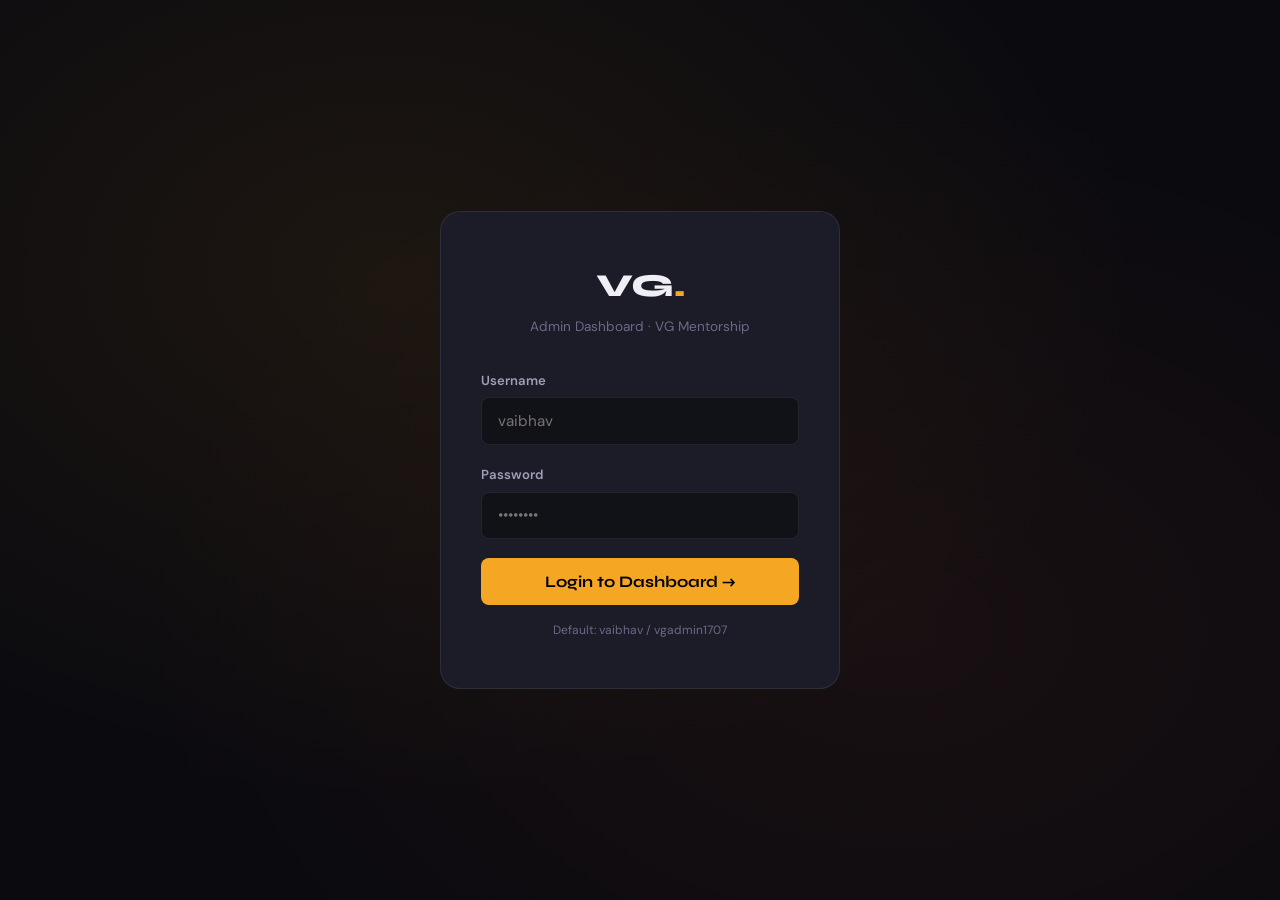
<file: admin.html>
<!DOCTYPE html>
<html lang="en">
<head>
<meta charset="UTF-8">
<meta name="viewport" content="width=device-width, initial-scale=1.0">
<title>Admin Dashboard — VG Mentorship</title>
<meta name="robots" content="noindex, nofollow">
<link rel="preconnect" href="https://fonts.googleapis.com">
<link href="https://fonts.googleapis.com/css2?family=Syne:wght@400;600;700;800&family=DM+Sans:ital,wght@0,300;0,400;0,500;1,300&display=swap" rel="stylesheet">
<style>
:root {
  --bg: #0a0a0f;
  --bg2: #111118;
  --surface: #1c1c28;
  --surface2: #22223a;
  --accent: #f5a623;
  --accent2: #ff6b35;
  --accent3: #00d4aa;
  --danger: #ff4757;
  --text: #f0eff5;
  --text2: #a09eb8;
  --text3: #6b6985;
  --border: rgba(255,255,255,0.08);
  --radius: 14px;
  --radius-sm: 8px;
  --font-display: 'Syne', sans-serif;
  --font-body: 'DM Sans', sans-serif;
}
*, *::before, *::after { box-sizing: border-box; margin: 0; padding: 0; }
html { scroll-behavior: smooth; }
body {
  background: var(--bg);
  color: var(--text);
  font-family: var(--font-body);
  font-size: 15px;
  line-height: 1.6;
  min-height: 100vh;
}

/* ===== LOGIN SCREEN ===== */
#loginScreen {
  min-height: 100vh;
  display: flex;
  align-items: center;
  justify-content: center;
  background: radial-gradient(ellipse at 30% 30%, rgba(245,166,35,0.08) 0%, transparent 60%),
              radial-gradient(ellipse at 70% 70%, rgba(255,107,53,0.06) 0%, transparent 60%),
              var(--bg);
}
.login-card {
  background: var(--surface);
  border: 1px solid var(--border);
  border-radius: 20px;
  padding: 3rem 2.5rem;
  width: 100%;
  max-width: 400px;
  text-align: center;
}
.login-logo { font-family: var(--font-display); font-size: 2rem; font-weight: 800; margin-bottom: 0.3rem; }
.login-logo span { color: var(--accent); }
.login-sub { color: var(--text3); font-size: 0.85rem; margin-bottom: 2rem; }
.login-label { display: block; text-align: left; font-size: 0.82rem; font-weight: 600; color: var(--text2); margin-bottom: 0.4rem; }
.login-input {
  width: 100%; background: var(--bg2); border: 1px solid var(--border);
  border-radius: var(--radius-sm); padding: 0.8rem 1rem; color: var(--text);
  font-family: var(--font-body); font-size: 0.95rem; outline: none;
  transition: border-color 0.2s; margin-bottom: 1.2rem;
}
.login-input:focus { border-color: var(--accent); }
.login-btn {
  width: 100%; background: var(--accent); color: #000; border: none;
  border-radius: var(--radius-sm); padding: 0.85rem; font-family: var(--font-display);
  font-size: 1rem; font-weight: 700; cursor: pointer; transition: opacity 0.2s;
}
.login-btn:hover { opacity: 0.88; }
.login-error { color: var(--danger); font-size: 0.82rem; margin-top: 0.8rem; display: none; }
.login-hint { font-size: 0.75rem; color: var(--text3); margin-top: 1rem; }

/* ===== ADMIN APP ===== */
#adminApp { display: none; }

/* SIDEBAR */
.sidebar {
  position: fixed; top: 0; left: 0; bottom: 0; width: 220px;
  background: var(--bg2);
  border-right: 1px solid var(--border);
  padding: 1.5rem 1rem;
  z-index: 100;
  display: flex;
  flex-direction: column;
}
.sidebar-logo { font-family: var(--font-display); font-size: 1.4rem; font-weight: 800; margin-bottom: 0.2rem; }
.sidebar-logo span { color: var(--accent); }
.sidebar-role { font-size: 0.72rem; color: var(--text3); font-weight: 600; letter-spacing: 0.06em; text-transform: uppercase; margin-bottom: 2rem; }
.nav-section { font-size: 0.68rem; font-weight: 700; color: var(--text3); letter-spacing: 0.1em; text-transform: uppercase; margin-bottom: 0.5rem; padding: 0 0.5rem; }
.nav-item {
  display: flex; align-items: center; gap: 0.7rem; padding: 0.6rem 0.8rem;
  border-radius: var(--radius-sm); color: var(--text2); text-decoration: none;
  font-size: 0.88rem; font-weight: 500; cursor: pointer; transition: all 0.15s;
  margin-bottom: 0.2rem; border: none; background: none; width: 100%; text-align: left;
}
.nav-item:hover { background: rgba(255,255,255,0.05); color: var(--text); }
.nav-item.active { background: rgba(245,166,35,0.12); color: var(--accent); }
.nav-spacer { flex: 1; }
.sidebar-user {
  border-top: 1px solid var(--border); padding-top: 1rem;
  font-size: 0.82rem; color: var(--text2);
}
.sidebar-user strong { display: block; color: var(--text); font-size: 0.88rem; }
.logout-btn {
  margin-top: 0.5rem; font-size: 0.78rem; color: var(--danger);
  background: none; border: none; cursor: pointer; padding: 0; font-family: var(--font-body);
}

/* MAIN CONTENT */
.main { margin-left: 220px; padding: 2rem; min-height: 100vh; }
.page { display: none; }
.page.active { display: block; }

/* TOP BAR */
.topbar {
  display: flex; align-items: center; justify-content: space-between;
  margin-bottom: 2rem;
}
.page-title { font-family: var(--font-display); font-size: 1.6rem; font-weight: 800; }
.topbar-actions { display: flex; gap: 0.8rem; }
.btn {
  padding: 0.55rem 1.2rem; border-radius: 50px; font-family: var(--font-body);
  font-size: 0.85rem; font-weight: 600; cursor: pointer; transition: all 0.2s; border: none;
}
.btn-primary { background: var(--accent); color: #000; }
.btn-primary:hover { opacity: 0.88; }
.btn-ghost { background: var(--surface); color: var(--text2); border: 1px solid var(--border); }
.btn-ghost:hover { color: var(--text); border-color: rgba(255,255,255,0.2); }
.btn-danger { background: rgba(255,71,87,0.15); color: var(--danger); border: 1px solid rgba(255,71,87,0.3); }
.btn-danger:hover { background: rgba(255,71,87,0.25); }
.btn-sm { padding: 0.3rem 0.8rem; font-size: 0.78rem; }

/* STATS GRID */
.stats-grid { display: grid; grid-template-columns: repeat(auto-fit, minmax(170px, 1fr)); gap: 1rem; margin-bottom: 2rem; }
.stat-card {
  background: var(--surface); border: 1px solid var(--border); border-radius: var(--radius);
  padding: 1.4rem; position: relative; overflow: hidden;
}
.stat-card::after {
  content: ''; position: absolute; bottom: 0; left: 0; right: 0; height: 2px;
  background: linear-gradient(90deg, var(--accent), transparent); opacity: 0.5;
}
.stat-icon { font-size: 1.6rem; margin-bottom: 0.7rem; }
.stat-val { font-family: var(--font-display); font-size: 1.8rem; font-weight: 800; line-height: 1; }
.stat-lbl { font-size: 0.8rem; color: var(--text2); margin-top: 0.3rem; }
.stat-change { font-size: 0.75rem; color: var(--accent3); margin-top: 0.3rem; font-weight: 600; }

/* CARDS */
.card {
  background: var(--surface); border: 1px solid var(--border); border-radius: var(--radius); padding: 1.5rem; margin-bottom: 1.5rem;
}
.card-title { font-family: var(--font-display); font-size: 1rem; font-weight: 700; margin-bottom: 1.2rem; display: flex; align-items: center; justify-content: space-between; gap: 1rem; }

/* LEADS TABLE */
.table-wrap { overflow-x: auto; }
table { width: 100%; border-collapse: collapse; }
thead th {
  text-align: left; font-size: 0.72rem; font-weight: 700; text-transform: uppercase;
  letter-spacing: 0.08em; color: var(--text3); padding: 0.6rem 1rem; border-bottom: 1px solid var(--border);
  white-space: nowrap;
}
tbody tr { border-bottom: 1px solid rgba(255,255,255,0.04); transition: background 0.15s; }
tbody tr:hover { background: rgba(255,255,255,0.03); }
td { padding: 0.8rem 1rem; font-size: 0.88rem; vertical-align: middle; }

/* STATUS BADGES */
.badge {
  display: inline-block; padding: 0.2rem 0.7rem; border-radius: 50px; font-size: 0.72rem; font-weight: 700; letter-spacing: 0.04em;
}
.badge-new { background: rgba(245,166,35,0.15); color: var(--accent); }
.badge-contacted { background: rgba(0,212,170,0.15); color: var(--accent3); }
.badge-enrolled { background: rgba(30,200,100,0.15); color: #1ec864; }
.badge-lost { background: rgba(255,71,87,0.15); color: var(--danger); }
.badge-followup { background: rgba(100,100,255,0.15); color: #8888ff; }

/* FORM */
.form-group { margin-bottom: 1.2rem; }
.form-label { display: block; font-size: 0.82rem; font-weight: 600; color: var(--text2); margin-bottom: 0.4rem; }
.form-input, .form-select, .form-textarea {
  width: 100%; background: var(--bg2); border: 1px solid var(--border);
  border-radius: var(--radius-sm); padding: 0.7rem 0.9rem; color: var(--text);
  font-family: var(--font-body); font-size: 0.9rem; outline: none; transition: border-color 0.2s;
}
.form-input:focus, .form-select:focus, .form-textarea:focus { border-color: var(--accent); }
.form-select option { background: var(--bg2); }
.form-row { display: grid; grid-template-columns: 1fr 1fr; gap: 1rem; }
.form-textarea { resize: vertical; min-height: 90px; }

/* MODAL */
.modal-overlay {
  position: fixed; inset: 0; background: rgba(0,0,0,0.7); z-index: 500;
  display: none; align-items: center; justify-content: center; padding: 1rem;
}
.modal-overlay.open { display: flex; }
.modal {
  background: var(--surface); border: 1px solid var(--border); border-radius: var(--radius);
  padding: 2rem; width: 100%; max-width: 500px; max-height: 90vh; overflow-y: auto;
}
.modal-title { font-family: var(--font-display); font-size: 1.2rem; font-weight: 800; margin-bottom: 1.5rem; }
.modal-actions { display: flex; gap: 0.8rem; justify-content: flex-end; margin-top: 1.5rem; }

/* QUICK ACTIONS */
.quick-actions { display: grid; grid-template-columns: repeat(auto-fit, minmax(160px, 1fr)); gap: 1rem; margin-bottom: 2rem; }
.qa-btn {
  background: var(--surface); border: 1px solid var(--border); border-radius: var(--radius);
  padding: 1.2rem; text-align: center; cursor: pointer; transition: all 0.2s; text-decoration: none; color: var(--text);
}
.qa-btn:hover { border-color: rgba(245,166,35,0.4); background: rgba(245,166,35,0.05); transform: translateY(-2px); }
.qa-icon { font-size: 1.8rem; margin-bottom: 0.5rem; }
.qa-label { font-size: 0.82rem; font-weight: 600; color: var(--text2); }

/* ACTIVITY FEED */
.activity-item {
  display: flex; align-items: flex-start; gap: 0.8rem;
  padding: 0.8rem 0; border-bottom: 1px solid rgba(255,255,255,0.04);
}
.activity-item:last-child { border-bottom: none; }
.activity-dot { width: 8px; height: 8px; border-radius: 50%; background: var(--accent); flex-shrink: 0; margin-top: 0.4rem; }
.activity-text { font-size: 0.85rem; line-height: 1.5; }
.activity-time { font-size: 0.75rem; color: var(--text3); margin-top: 0.2rem; }

/* TOAST */
.toast {
  position: fixed; bottom: 1.5rem; right: 1.5rem;
  background: var(--surface2); border: 1px solid var(--border);
  border-radius: var(--radius-sm); padding: 0.9rem 1.3rem;
  font-size: 0.88rem; z-index: 1000; transform: translateY(100px);
  transition: transform 0.3s; display: flex; align-items: center; gap: 0.6rem;
}
.toast.show { transform: translateY(0); }

/* NOTES */
.note-card {
  background: var(--bg2); border: 1px solid var(--border); border-radius: var(--radius-sm);
  padding: 1rem; margin-bottom: 0.8rem;
}
.note-date { font-size: 0.72rem; color: var(--text3); margin-bottom: 0.4rem; }

/* PROGRESS BAR */
.prog-bar { background: rgba(255,255,255,0.06); border-radius: 50px; height: 6px; overflow: hidden; margin-top: 0.5rem; }
.prog-fill { height: 100%; border-radius: 50px; background: linear-gradient(90deg, var(--accent), var(--accent2)); transition: width 1s ease; }

/* RESPONSIVE */
@media(max-width: 768px) {
  .sidebar { display: none; }
  .main { margin-left: 0; }
  .form-row { grid-template-columns: 1fr; }
  .quick-actions { grid-template-columns: repeat(2, 1fr); }
}
</style>
</head>
<body>

<!-- ===== LOGIN SCREEN ===== -->
<div id="loginScreen">
  <div class="login-card">
    <div class="login-logo">VG<span>.</span></div>
    <div class="login-sub">Admin Dashboard · VG Mentorship</div>
    <label class="login-label">Username</label>
    <input type="text" id="loginUser" class="login-input" placeholder="vaibhav" autocomplete="username">
    <label class="login-label">Password</label>
    <input type="password" id="loginPass" class="login-input" placeholder="••••••••" autocomplete="current-password" onkeydown="if(event.key==='Enter')doLogin()">
    <button class="login-btn" onclick="doLogin()">Login to Dashboard →</button>
    <div class="login-error" id="loginError">❌ Galat credentials. Try again.</div>
    <div class="login-hint">Default: vaibhav / vgadmin1707</div>
  </div>
</div>

<!-- ===== ADMIN APP ===== -->
<div id="adminApp">
  <!-- SIDEBAR -->
  <aside class="sidebar">
    <div class="sidebar-logo">VG<span>.</span></div>
    <div class="sidebar-role">Admin Panel</div>

    <div class="nav-section">Main</div>
    <button class="nav-item active" onclick="showPage('dashboard', this)">📊 Dashboard</button>
    <button class="nav-item" onclick="showPage('leads', this)">👥 Leads</button>
    <button class="nav-item" onclick="showPage('students', this)">🎓 Students</button>

    <div class="nav-section" style="margin-top:1rem;">Manage</div>
    <button class="nav-item" onclick="showPage('notes', this)">📝 Notes</button>
    <button class="nav-item" onclick="showPage('revenue', this)">💰 Revenue</button>
    <button class="nav-item" onclick="showPage('seo', this)">🔍 SEO Tips</button>

    <div class="nav-spacer"></div>
    <a href="index.html" target="_blank" class="nav-item">🌐 View Website</a>
    <div class="sidebar-user">
      <strong>Vaibhav Gupta</strong>
      vaibhavgupta2542@gmail.com.com
      <button class="logout-btn" onclick="doLogout()">Logout →</button>
    </div>
  </aside>

  <!-- MAIN CONTENT -->
  <main class="main">

    <!-- === DASHBOARD === -->
    <div class="page active" id="page-dashboard">
      <div class="topbar">
        <div class="page-title">Good morning, Vaibhav! 👋</div>
        <div class="topbar-actions">
          <button class="btn btn-primary" onclick="showModal('addLead')">+ Add Lead</button>
        </div>
      </div>

      <!-- STATS -->
      <div class="stats-grid">
        <div class="stat-card">
          <div class="stat-icon">👥</div>
          <div class="stat-val" id="totalLeads">0</div>
          <div class="stat-lbl">Total Leads</div>
          <div class="stat-change">↑ from form & WhatsApp</div>
        </div>
        <div class="stat-card">
          <div class="stat-icon">🎓</div>
          <div class="stat-val" id="totalStudents">0</div>
          <div class="stat-lbl">Active Students</div>
          <div class="stat-change">↑ enrolled this month</div>
        </div>
        <div class="stat-card">
          <div class="stat-icon">💰</div>
          <div class="stat-val" id="totalRevenue">₹0</div>
          <div class="stat-lbl">Monthly Revenue</div>
          <div class="stat-change">↑ recurring</div>
        </div>
        <div class="stat-card">
          <div class="stat-icon">⭐</div>
          <div class="stat-val">4.9</div>
          <div class="stat-lbl">Avg Rating</div>
          <div class="stat-change">70+ reviews</div>
        </div>
        <div class="stat-card">
          <div class="stat-icon">📈</div>
          <div class="stat-val" id="convRate">0%</div>
          <div class="stat-lbl">Conversion Rate</div>
          <div class="stat-change">Lead → Enrolled</div>
        </div>
      </div>

      <!-- QUICK ACTIONS -->
      <div class="card">
        <div class="card-title">Quick Actions</div>
        <div class="quick-actions">
          <div class="qa-btn" onclick="showModal('addLead')">
            <div class="qa-icon">➕</div>
            <div class="qa-label">Add New Lead</div>
          </div>
          <a class="qa-btn" href="https://wa.me/919919917791" target="_blank">
            <div class="qa-icon">💬</div>
            <div class="qa-label">Open WhatsApp</div>
          </a>
          <a class="qa-btn" href="mailto:vaibhav@vgmentorship.com">
            <div class="qa-icon">📧</div>
            <div class="qa-label">Open Email</div>
          </a>
          <div class="qa-btn" onclick="showPage('notes', document.querySelector('.nav-item:nth-child(5)'))">
            <div class="qa-icon">📝</div>
            <div class="qa-label">Add Note</div>
          </div>
          <a class="qa-btn" href="index.html" target="_blank">
            <div class="qa-icon">🌐</div>
            <div class="qa-label">View Website</div>
          </a>
          <div class="qa-btn" onclick="exportLeads()">
            <div class="qa-icon">📥</div>
            <div class="qa-label">Export Leads CSV</div>
          </div>
        </div>
      </div>

      <!-- RECENT LEADS + ACTIVITY -->
      <div style="display:grid;grid-template-columns:1fr 1fr;gap:1.5rem;">
        <div class="card">
          <div class="card-title">
            Recent Leads
            <button class="btn btn-ghost btn-sm" onclick="showPage('leads', null)">View All</button>
          </div>
          <div id="recentLeadsList">
            <p style="color:var(--text3);font-size:0.85rem;">No leads yet. Add your first lead!</p>
          </div>
        </div>
        <div class="card">
          <div class="card-title">Activity Feed</div>
          <div id="activityFeed">
            <div class="activity-item">
              <div class="activity-dot"></div>
              <div><div class="activity-text">Dashboard loaded. Shuru karo bhai! 🚀</div><div class="activity-time">Just now</div></div>
            </div>
          </div>
        </div>
      </div>
    </div>

    <!-- === LEADS === -->
    <div class="page" id="page-leads">
      <div class="topbar">
        <div class="page-title">Leads 👥</div>
        <div class="topbar-actions">
          <button class="btn btn-ghost" onclick="exportLeads()">📥 Export CSV</button>
          <button class="btn btn-primary" onclick="showModal('addLead')">+ Add Lead</button>
        </div>
      </div>
      <div class="card">
        <div class="card-title">
          All Leads
          <input type="text" id="leadSearch" class="form-input" style="max-width:220px;padding:0.4rem 0.8rem;font-size:0.82rem;" placeholder="Search leads..." oninput="renderLeads()">
        </div>
        <div class="table-wrap">
          <table>
            <thead>
              <tr>
                <th>Name</th>
                <th>WhatsApp</th>
                <th>Email</th>
                <th>Program</th>
                <th>Background</th>
                <th>Status</th>
                <th>Date</th>
                <th>Actions</th>
              </tr>
            </thead>
            <tbody id="leadsTable">
              <tr><td colspan="8" style="text-align:center;color:var(--text3);padding:2rem;">No leads yet. Add karo! 💪</td></tr>
            </tbody>
          </table>
        </div>
      </div>
    </div>

    <!-- === STUDENTS === -->
    <div class="page" id="page-students">
      <div class="topbar">
        <div class="page-title">Active Students 🎓</div>
        <div class="topbar-actions">
          <button class="btn btn-primary" onclick="showModal('addStudent')">+ Add Student</button>
        </div>
      </div>
      <div class="card">
        <div class="card-title">Enrolled Students</div>
        <div class="table-wrap">
          <table>
            <thead>
              <tr>
                <th>Name</th>
                <th>Program</th>
                <th>Start Date</th>
                <th>Monthly Fee</th>
                <th>Sessions Done</th>
                <th>Progress</th>
                <th>Status</th>
              </tr>
            </thead>
            <tbody id="studentsTable">
              <tr><td colspan="7" style="text-align:center;color:var(--text3);padding:2rem;">No active students. Add first student!</td></tr>
            </tbody>
          </table>
        </div>
      </div>
    </div>

    <!-- === NOTES === -->
    <div class="page" id="page-notes">
      <div class="topbar">
        <div class="page-title">Notes 📝</div>
        <div class="topbar-actions">
          <button class="btn btn-primary" onclick="showModal('addNote')">+ Add Note</button>
        </div>
      </div>
      <div style="display:grid;grid-template-columns:1fr 1fr;gap:1.5rem;">
        <div>
          <div class="card">
            <div class="card-title">Quick Notes</div>
            <div id="notesList"><p style="color:var(--text3);font-size:0.85rem;">No notes yet. Add karo!</p></div>
          </div>
        </div>
        <div class="card">
          <div class="card-title">Add Note</div>
          <div class="form-group">
            <label class="form-label">Title</label>
            <input type="text" id="noteTitle" class="form-input" placeholder="Note ka title...">
          </div>
          <div class="form-group">
            <label class="form-label">Content</label>
            <textarea id="noteContent" class="form-textarea" rows="5" placeholder="Kuch bhi likho — todo, ideas, student feedback..."></textarea>
          </div>
          <button class="btn btn-primary" onclick="addNote()">Save Note →</button>
        </div>
      </div>
    </div>

    <!-- === REVENUE === -->
    <div class="page" id="page-revenue">
      <div class="topbar">
        <div class="page-title">Revenue 💰</div>
      </div>
      <div class="stats-grid" style="max-width:700px;">
        <div class="stat-card">
          <div class="stat-icon">💰</div>
          <div class="stat-val" id="rev-monthly">₹0</div>
          <div class="stat-lbl">This Month</div>
        </div>
        <div class="stat-card">
          <div class="stat-icon">📈</div>
          <div class="stat-val" id="rev-total">₹0</div>
          <div class="stat-lbl">All Time</div>
        </div>
        <div class="stat-card">
          <div class="stat-icon">👥</div>
          <div class="stat-val" id="rev-avg">₹0</div>
          <div class="stat-lbl">Avg Per Student</div>
        </div>
      </div>
      <div class="card" style="max-width:700px;">
        <div class="card-title">Revenue Breakdown</div>
        <div id="revenueBreakdown">
          <p style="color:var(--text3);font-size:0.85rem;">Students add karo to revenue track ho.</p>
        </div>
        <div style="margin-top:1.5rem;">
          <div style="display:flex;justify-content:space-between;margin-bottom:0.5rem;font-size:0.85rem;">
            <span>Monthly Goal</span>
            <span id="revGoalPct">₹0 / ₹50,000</span>
          </div>
          <div class="prog-bar">
            <div class="prog-fill" id="revGoalBar" style="width:0%"></div>
          </div>
        </div>
      </div>
    </div>

    <!-- === SEO TIPS === -->
    <div class="page" id="page-seo">
      <div class="topbar">
        <div class="page-title">SEO Action Plan 🔍</div>
      </div>
      <div style="display:grid;grid-template-columns:1fr 1fr;gap:1.5rem;">
        <div class="card">
          <div class="card-title">🥇 Priority Actions (Do This Week)</div>
          <div id="seoChecklist">
            <div class="activity-item">
              <input type="checkbox" id="seo1" onchange="saveSeo()">
              <div><label for="seo1" style="cursor:pointer;font-size:0.88rem;"><strong>Google Search Console</strong> — Site submit karo aur sitemap add karo</label></div>
            </div>
            <div class="activity-item">
              <input type="checkbox" id="seo2" onchange="saveSeo()">
              <div><label for="seo2" style="cursor:pointer;font-size:0.88rem;"><strong>Google My Business</strong> — "Vaibhav Gupta Data Science Mentor Lucknow" listing banao</label></div>
            </div>
            <div class="activity-item">
              <input type="checkbox" id="seo3" onchange="saveSeo()">
              <div><label for="seo3" style="cursor:pointer;font-size:0.88rem;"><strong>Custom Domain</strong> — vgmentorship.com ya vaibhavgupta.in kharido</label></div>
            </div>
            <div class="activity-item">
              <input type="checkbox" id="seo4" onchange="saveSeo()">
              <div><label for="seo4" style="cursor:pointer;font-size:0.88rem;"><strong>Apna Photo</strong> — Profile image add karo website pe (real photo = trust signal)</label></div>
            </div>
            <div class="activity-item">
              <input type="checkbox" id="seo5" onchange="saveSeo()">
              <div><label for="seo5" style="cursor:pointer;font-size:0.88rem;"><strong>Real WhatsApp</strong> — +91-99199-17791 already added hai — verify karo</label></div>
            </div>
            <div class="activity-item">
              <input type="checkbox" id="seo6" onchange="saveSeo()">
              <div><label for="seo6" style="cursor:pointer;font-size:0.88rem;"><strong>Razorpay</strong> — Payment gateway integrate karo for direct enrollment</label></div>
            </div>
            <div class="activity-item">
              <input type="checkbox" id="seo7" onchange="saveSeo()">
              <div><label for="seo7" style="cursor:pointer;font-size:0.88rem;"><strong>Formspree</strong> — Contact form ko real backend se connect karo (5 min)</label></div>
            </div>
            <div class="activity-item">
              <input type="checkbox" id="seo8" onchange="saveSeo()">
              <div><label for="seo8" style="cursor:pointer;font-size:0.88rem;"><strong>Google Analytics GA4</strong> — Traffic track karo</label></div>
            </div>
            <div class="activity-item">
              <input type="checkbox" id="seo9" onchange="saveSeo()">
              <div><label for="seo9" style="cursor:pointer;font-size:0.88rem;"><strong>LinkedIn Weekly</strong> — 3 posts/week: tips, student wins, IIT cert flex</label></div>
            </div>
            <div class="activity-item">
              <input type="checkbox" id="seo10" onchange="saveSeo()">
              <div><label for="seo10" style="cursor:pointer;font-size:0.88rem;"><strong>Testimonials Screenshot</strong> — Real student wins ko website pe add karo</label></div>
            </div>
          </div>
        </div>
        <div>
          <div class="card">
            <div class="card-title">📊 Ranking Keywords (Target These)</div>
            <table>
              <thead><tr><th>Keyword</th><th>Monthly Searches</th><th>Difficulty</th></tr></thead>
              <tbody>
                <tr><td>data science mentor lucknow</td><td>~200</td><td style="color:var(--accent3)">Low ✅</td></tr>
                <tr><td>IIT kanpur data science</td><td>~800</td><td style="color:var(--accent)">Medium</td></tr>
                <tr><td>python coaching lucknow</td><td>~150</td><td style="color:var(--accent3)">Low ✅</td></tr>
                <tr><td>data science hindi</td><td>~1200</td><td style="color:var(--accent)">Medium</td></tr>
                <tr><td>vaibhav gupta mentor</td><td>Branded</td><td style="color:var(--accent3)">Easy ✅</td></tr>
                <tr><td>ML coaching UP</td><td>~90</td><td style="color:var(--accent3)">Low ✅</td></tr>
                <tr><td>data science hinglish</td><td>~300</td><td style="color:var(--accent3)">Low ✅</td></tr>
              </tbody>
            </table>
          </div>
          <div class="card">
            <div class="card-title">💡 Content Ideas (LinkedIn Posts)</div>
            <ul style="color:var(--text2);font-size:0.85rem;padding-left:1.2rem;line-height:2;">
              <li>"Commerce se Data Science — Meri Story"</li>
              <li>"IIT Kanpur Certification kaise mili mujhe"</li>
              <li>"5 Python tricks jo IIT students use karte hain"</li>
              <li>Student success story (screenshot with permission)</li>
              <li>"RAG pipeline kya hota hai — simple hindi mein"</li>
              <li>"Lucknow se FAANG — possible hai!"</li>
            </ul>
          </div>
        </div>
      </div>
    </div>

  </main>
</div>

<!-- ===== MODALS ===== -->
<div class="modal-overlay" id="modal-addLead">
  <div class="modal">
    <div class="modal-title">Add New Lead ➕</div>
    <div class="form-row">
      <div class="form-group"><label class="form-label">Full Name *</label><input type="text" id="l-name" class="form-input" placeholder="Student ka naam"></div>
      <div class="form-group"><label class="form-label">WhatsApp *</label><input type="tel" id="l-wa" class="form-input" placeholder="+91 98765 43210"></div>
    </div>
    <div class="form-group"><label class="form-label">Email</label><input type="email" id="l-email" class="form-input" placeholder="email@example.com"></div>
    <div class="form-row">
      <div class="form-group">
        <label class="form-label">Program Interest</label>
        <select id="l-program" class="form-select">
          <option value="">Select program</option>
          <option>Python + Data Science (₹4,999/mo)</option>
          <option>Machine Learning + AI (₹7,999/mo)</option>
          <option>SQL + Data Analysis (₹2,999/mo)</option>
          <option>Custom / Corporate</option>
          <option>Not decided</option>
        </select>
      </div>
      <div class="form-group">
        <label class="form-label">Background</label>
        <select id="l-bg" class="form-select">
          <option value="">Select</option>
          <option>Student (BCA/B.Tech/B.Sc)</option>
          <option>Commerce / Arts Graduate</option>
          <option>Working Professional</option>
          <option>Fresher</option>
          <option>Other</option>
        </select>
      </div>
    </div>
    <div class="form-group">
      <label class="form-label">Status</label>
      <select id="l-status" class="form-select">
        <option value="New">🆕 New</option>
        <option value="Contacted">✅ Contacted</option>
        <option value="Follow-up">🔄 Follow-up</option>
        <option value="Enrolled">🎓 Enrolled</option>
        <option value="Lost">❌ Lost</option>
      </select>
    </div>
    <div class="form-group"><label class="form-label">Notes</label><textarea id="l-notes" class="form-textarea" placeholder="Kuch notes..."></textarea></div>
    <div class="modal-actions">
      <button class="btn btn-ghost" onclick="closeModal('addLead')">Cancel</button>
      <button class="btn btn-primary" onclick="addLead()">Save Lead →</button>
    </div>
  </div>
</div>

<div class="modal-overlay" id="modal-addStudent">
  <div class="modal">
    <div class="modal-title">Add Student 🎓</div>
    <div class="form-row">
      <div class="form-group"><label class="form-label">Name *</label><input type="text" id="s-name" class="form-input" placeholder="Student naam"></div>
      <div class="form-group"><label class="form-label">Monthly Fee</label><input type="number" id="s-fee" class="form-input" placeholder="4999"></div>
    </div>
    <div class="form-row">
      <div class="form-group">
        <label class="form-label">Program</label>
        <select id="s-program" class="form-select">
          <option>Python + Data Science</option>
          <option>Machine Learning + AI</option>
          <option>SQL + Data Analysis</option>
        </select>
      </div>
      <div class="form-group"><label class="form-label">Start Date</label><input type="date" id="s-date" class="form-input"></div>
    </div>
    <div class="form-group"><label class="form-label">Sessions Completed</label><input type="number" id="s-sessions" class="form-input" value="0"></div>
    <div class="modal-actions">
      <button class="btn btn-ghost" onclick="closeModal('addStudent')">Cancel</button>
      <button class="btn btn-primary" onclick="addStudent()">Add Student →</button>
    </div>
  </div>
</div>

<div class="modal-overlay" id="modal-editLead">
  <div class="modal">
    <div class="modal-title">Update Lead Status</div>
    <input type="hidden" id="edit-idx">
    <div class="form-group">
      <label class="form-label">Status</label>
      <select id="edit-status" class="form-select">
        <option value="New">🆕 New</option>
        <option value="Contacted">✅ Contacted</option>
        <option value="Follow-up">🔄 Follow-up</option>
        <option value="Enrolled">🎓 Enrolled</option>
        <option value="Lost">❌ Lost</option>
      </select>
    </div>
    <div class="form-group"><label class="form-label">Add Note</label><textarea id="edit-note" class="form-textarea" placeholder="Kya baat hui aaj..."></textarea></div>
    <div class="modal-actions">
      <button class="btn btn-danger btn-sm" onclick="deleteLead()">Delete</button>
      <button class="btn btn-ghost" onclick="closeModal('editLead')">Cancel</button>
      <button class="btn btn-primary" onclick="updateLead()">Update →</button>
    </div>
  </div>
</div>

<!-- TOAST -->
<div class="toast" id="toast">✅ Saved!</div>

<script>
// ===== DATA STORE =====
let data = {
  leads: [],
  students: [],
  notes: [],
  seo: {}
};

// Load from localStorage
function loadData() {
  try { const saved = localStorage.getItem('vg_admin'); if(saved) data = JSON.parse(saved); } catch(e){}
}
function saveData() {
  try { localStorage.setItem('vg_admin', JSON.stringify(data)); } catch(e){}
}

// ===== AUTH =====
const CREDS = { user: 'vaibhav', pass: 'vgadmin2026' };

function doLogin() {
  const u = document.getElementById('loginUser').value.trim();
  const p = document.getElementById('loginPass').value;
  if (u === CREDS.user && p === CREDS.pass) {
    document.getElementById('loginScreen').style.display = 'none';
    document.getElementById('adminApp').style.display = 'block';
    loadData();
    renderAll();
    loadSeoChecks();
    showToast('Welcome back, Vaibhav! 👋');
  } else {
    document.getElementById('loginError').style.display = 'block';
    setTimeout(() => document.getElementById('loginError').style.display = 'none', 3000);
  }
}

function doLogout() {
  document.getElementById('adminApp').style.display = 'none';
  document.getElementById('loginScreen').style.display = 'flex';
  document.getElementById('loginUser').value = '';
  document.getElementById('loginPass').value = '';
}

// ===== NAVIGATION =====
function showPage(id, el) {
  document.querySelectorAll('.page').forEach(p => p.classList.remove('active'));
  document.querySelectorAll('.nav-item').forEach(n => n.classList.remove('active'));
  document.getElementById('page-' + id).classList.add('active');
  if(el) el.classList.add('active');
  if(id === 'revenue') updateRevenue();
}

// ===== MODALS =====
function showModal(id) {
  document.getElementById('modal-' + id).classList.add('open');
}
function closeModal(id) {
  document.getElementById('modal-' + id).classList.remove('open');
}
document.querySelectorAll('.modal-overlay').forEach(m => {
  m.addEventListener('click', e => { if(e.target === m) m.classList.remove('open'); });
});

// ===== TOAST =====
function showToast(msg) {
  const t = document.getElementById('toast');
  t.textContent = msg;
  t.classList.add('show');
  setTimeout(() => t.classList.remove('show'), 2500);
}

// ===== LEADS =====
function addLead() {
  const name = document.getElementById('l-name').value.trim();
  const wa = document.getElementById('l-wa').value.trim();
  if(!name || !wa) { alert('Name aur WhatsApp required hai!'); return; }
  const lead = {
    id: Date.now(),
    name, wa,
    email: document.getElementById('l-email').value.trim(),
    program: document.getElementById('l-program').value,
    background: document.getElementById('l-bg').value,
    status: document.getElementById('l-status').value,
    notes: document.getElementById('l-notes').value.trim(),
    date: new Date().toLocaleDateString('en-IN'),
    history: []
  };
  data.leads.unshift(lead);
  saveData();
  renderAll();
  closeModal('addLead');
  clearLeadForm();
  showToast('Lead added! 🎯');
  addActivity(`New lead: ${name} (${lead.status})`);
}

function clearLeadForm() {
  ['l-name','l-wa','l-email','l-notes'].forEach(id => document.getElementById(id).value = '');
  ['l-program','l-bg'].forEach(id => document.getElementById(id).selectedIndex = 0);
  document.getElementById('l-status').value = 'New';
}

function editLead(idx) {
  document.getElementById('edit-idx').value = idx;
  document.getElementById('edit-status').value = data.leads[idx].status;
  document.getElementById('edit-note').value = '';
  showModal('editLead');
}

function updateLead() {
  const idx = parseInt(document.getElementById('edit-idx').value);
  const note = document.getElementById('edit-note').value.trim();
  data.leads[idx].status = document.getElementById('edit-status').value;
  if(note) { data.leads[idx].history = data.leads[idx].history || []; data.leads[idx].history.push({date: new Date().toLocaleDateString('en-IN'), note}); }
  saveData();
  renderAll();
  closeModal('editLead');
  showToast('Lead updated! ✅');
}

function deleteLead() {
  const idx = parseInt(document.getElementById('edit-idx').value);
  if(confirm(`Delete "${data.leads[idx].name}"?`)) {
    data.leads.splice(idx, 1);
    saveData();
    renderAll();
    closeModal('editLead');
    showToast('Lead deleted.');
  }
}

function renderLeads() {
  const search = (document.getElementById('leadSearch')?.value || '').toLowerCase();
  const tbody = document.getElementById('leadsTable');
  const filtered = data.leads.filter(l =>
    l.name.toLowerCase().includes(search) ||
    l.wa.includes(search) ||
    (l.email||'').toLowerCase().includes(search)
  );
  if(!filtered.length) {
    tbody.innerHTML = '<tr><td colspan="8" style="text-align:center;color:var(--text3);padding:2rem;">No leads found.</td></tr>';
    return;
  }
  tbody.innerHTML = filtered.map((l, i) => {
    const realIdx = data.leads.indexOf(l);
    return `<tr>
      <td><strong>${l.name}</strong></td>
      <td><a href="https://wa.me/${l.wa.replace(/\D/g,'')}" target="_blank" style="color:var(--accent3)">💬 ${l.wa}</a></td>
      <td style="color:var(--text2)">${l.email || '—'}</td>
      <td style="font-size:0.8rem;color:var(--text2)">${l.program || '—'}</td>
      <td style="font-size:0.8rem;color:var(--text2)">${l.background || '—'}</td>
      <td><span class="badge badge-${l.status.toLowerCase().replace('-','').replace(' ','')}">${l.status}</span></td>
      <td style="color:var(--text3);font-size:0.8rem">${l.date}</td>
      <td><button class="btn btn-ghost btn-sm" onclick="editLead(${realIdx})">Edit</button></td>
    </tr>`;
  }).join('');
}

// ===== STUDENTS =====
function addStudent() {
  const name = document.getElementById('s-name').value.trim();
  if(!name) { alert('Name required!'); return; }
  const student = {
    id: Date.now(), name,
    program: document.getElementById('s-program').value,
    fee: parseInt(document.getElementById('s-fee').value) || 0,
    startDate: document.getElementById('s-date').value || new Date().toISOString().split('T')[0],
    sessions: parseInt(document.getElementById('s-sessions').value) || 0,
    status: 'Active'
  };
  data.students.push(student);
  saveData();
  renderStudents();
  updateRevenue();
  closeModal('addStudent');
  showToast('Student added! 🎓');
  addActivity(`New student enrolled: ${name}`);
}

function renderStudents() {
  const tbody = document.getElementById('studentsTable');
  if(!data.students.length) {
    tbody.innerHTML = '<tr><td colspan="7" style="text-align:center;color:var(--text3);padding:2rem;">No students yet!</td></tr>';
    return;
  }
  tbody.innerHTML = data.students.map(s => {
    const totalSessions = s.program.includes('6 Months') ? 72 : s.program.includes('3 Months') ? 24 : 18;
    const pct = Math.min(100, Math.round((s.sessions/totalSessions)*100));
    return `<tr>
      <td><strong>${s.name}</strong></td>
      <td style="font-size:0.82rem">${s.program}</td>
      <td style="color:var(--text3)">${s.startDate}</td>
      <td style="color:var(--accent)">₹${(s.fee||0).toLocaleString()}/mo</td>
      <td>${s.sessions}/${totalSessions}</td>
      <td style="min-width:100px"><div style="font-size:0.75rem;color:var(--text3);margin-bottom:0.2rem">${pct}%</div><div class="prog-bar"><div class="prog-fill" style="width:${pct}%"></div></div></td>
      <td><span class="badge badge-enrolled">${s.status}</span></td>
    </tr>`;
  }).join('');
}

// ===== NOTES =====
function addNote() {
  const title = document.getElementById('noteTitle').value.trim();
  const content = document.getElementById('noteContent').value.trim();
  if(!title && !content) { alert('Kuch likho toh!'); return; }
  data.notes.unshift({ id: Date.now(), title: title||'Note', content, date: new Date().toLocaleString('en-IN') });
  saveData();
  renderNotes();
  document.getElementById('noteTitle').value = '';
  document.getElementById('noteContent').value = '';
  showToast('Note saved! 📝');
}

function deleteNote(id) {
  data.notes = data.notes.filter(n => n.id !== id);
  saveData();
  renderNotes();
}

function renderNotes() {
  const el = document.getElementById('notesList');
  if(!data.notes.length) { el.innerHTML = '<p style="color:var(--text3);font-size:0.85rem;">No notes yet.</p>'; return; }
  el.innerHTML = data.notes.map(n => `
    <div class="note-card">
      <div class="note-date">${n.date}</div>
      <strong style="font-size:0.9rem">${n.title}</strong>
      ${n.content ? `<p style="font-size:0.85rem;color:var(--text2);margin-top:0.4rem">${n.content}</p>` : ''}
      <button onclick="deleteNote(${n.id})" style="background:none;border:none;color:var(--danger);font-size:0.75rem;cursor:pointer;margin-top:0.4rem;">Delete</button>
    </div>
  `).join('');
}

// ===== REVENUE =====
function updateRevenue() {
  const total = data.students.reduce((a, s) => a + (s.fee||0), 0);
  const count = data.students.length;
  document.getElementById('rev-monthly').textContent = '₹' + total.toLocaleString();
  document.getElementById('rev-total').textContent = '₹' + total.toLocaleString();
  document.getElementById('rev-avg').textContent = count ? '₹' + Math.round(total/count).toLocaleString() : '₹0';
  const pct = Math.min(100, Math.round((total/50000)*100));
  document.getElementById('revGoalBar').style.width = pct + '%';
  document.getElementById('revGoalPct').textContent = '₹' + total.toLocaleString() + ' / ₹50,000';
  const rb = document.getElementById('revenueBreakdown');
  if(!data.students.length) { rb.innerHTML = '<p style="color:var(--text3);font-size:0.85rem;">No students yet.</p>'; return; }
  rb.innerHTML = data.students.map(s => `
    <div style="display:flex;justify-content:space-between;padding:0.6rem 0;border-bottom:1px solid var(--border);font-size:0.88rem;">
      <span>${s.name} · ${s.program}</span>
      <span style="color:var(--accent);font-weight:600">₹${(s.fee||0).toLocaleString()}/mo</span>
    </div>
  `).join('');
}

// ===== DASHBOARD SUMMARY =====
function renderDashboard() {
  const newLeads = data.leads.filter(l => l.status === 'New').length;
  const enrolled = data.leads.filter(l => l.status === 'Enrolled').length;
  const convRate = data.leads.length ? Math.round((enrolled/data.leads.length)*100) : 0;
  const totalRev = data.students.reduce((a, s) => a + (s.fee||0), 0);

  document.getElementById('totalLeads').textContent = data.leads.length;
  document.getElementById('totalStudents').textContent = data.students.length;
  document.getElementById('totalRevenue').textContent = '₹' + (totalRev/1000).toFixed(1) + 'K';
  document.getElementById('convRate').textContent = convRate + '%';

  // Recent leads
  const el = document.getElementById('recentLeadsList');
  const recent = data.leads.slice(0, 5);
  if(!recent.length) { el.innerHTML = '<p style="color:var(--text3);font-size:0.85rem;">No leads yet.</p>'; return; }
  el.innerHTML = recent.map((l, i) => `
    <div class="activity-item" onclick="editLead(${i})" style="cursor:pointer;">
      <div class="activity-dot" style="background:${l.status==='Enrolled'?'#1ec864':l.status==='Lost'?'var(--danger)':'var(--accent)'}"></div>
      <div>
        <div class="activity-text"><strong>${l.name}</strong> — ${l.program||'Program TBD'}</div>
        <div class="activity-time"><span class="badge badge-${l.status.toLowerCase().replace('-','').replace(' ','')}" style="font-size:0.68rem">${l.status}</span> · ${l.date}</div>
      </div>
    </div>
  `).join('');
}

// ===== ACTIVITY =====
function addActivity(msg) {
  const feed = document.getElementById('activityFeed');
  const div = document.createElement('div');
  div.className = 'activity-item';
  div.innerHTML = `<div class="activity-dot"></div><div><div class="activity-text">${msg}</div><div class="activity-time">Just now</div></div>`;
  feed.prepend(div);
}

// ===== SEO CHECKLIST =====
function saveSeo() {
  for(let i=1;i<=10;i++) {
    const cb = document.getElementById('seo'+i);
    if(cb) data.seo['seo'+i] = cb.checked;
  }
  saveData();
}
function loadSeoChecks() {
  for(let i=1;i<=10;i++) {
    const cb = document.getElementById('seo'+i);
    if(cb && data.seo['seo'+i]) cb.checked = true;
  }
}

// ===== EXPORT CSV =====
function exportLeads() {
  const headers = ['Name','WhatsApp','Email','Program','Background','Status','Date','Notes'];
  const rows = data.leads.map(l => [l.name,l.wa,l.email,l.program,l.background,l.status,l.date,l.notes].map(v => '"'+(v||'').replace(/"/g,'""')+'"'));
  const csv = [headers.join(','), ...rows.map(r => r.join(','))].join('\n');
  const blob = new Blob([csv], {type:'text/csv'});
  const url = URL.createObjectURL(blob);
  const a = document.createElement('a');
  a.href = url; a.download = 'vg-leads-'+new Date().toISOString().split('T')[0]+'.csv';
  a.click(); URL.revokeObjectURL(url);
  showToast('CSV exported! 📥');
}

// ===== RENDER ALL =====
function renderAll() {
  renderDashboard();
  renderLeads();
  renderStudents();
  renderNotes();
}

// Badge class fix
const badgeMap = {'New':'new','Contacted':'contacted','Enrolled':'enrolled','Lost':'lost','Follow-up':'followup'};
</script>
</body>
</html>
</file>
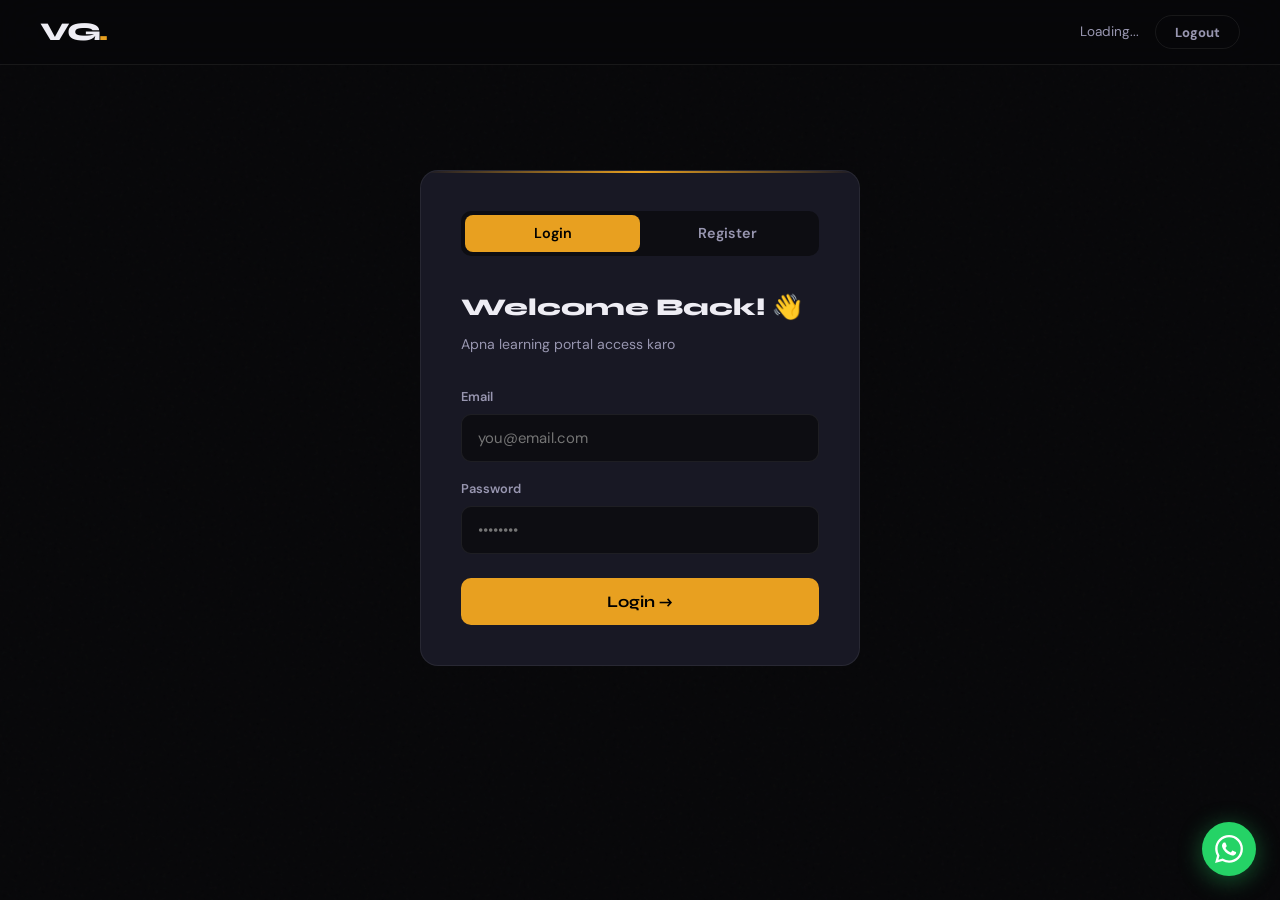
<file: dashboard.html>
<!DOCTYPE html>
<html lang="en">
<head>
<meta charset="UTF-8">
<meta name="viewport" content="width=device-width, initial-scale=1.0">
<title>My Learning Portal — VG Mentorship</title>
<link rel="preconnect" href="https://fonts.googleapis.com">
<link href="https://fonts.googleapis.com/css2?family=Syne:wght@400;600;700;800&family=DM+Sans:ital,opsz,wght@0,9..40,300;0,9..40,400;0,9..40,500;1,9..40,300&display=swap" rel="stylesheet">
<style>
:root {
  --bg:#070709;--bg2:#0d0d12;--bg3:#12121a;--surface:#181824;--surface2:#1e1e2e;
  --accent:#e8a020;--accent2:#ff5e1f;--accent3:#00c896;--gold:#f0b429;
  --text:#eeedf4;--text2:#9896b0;--text3:#5c5a72;
  --border:rgba(255,255,255,0.07);--border2:rgba(255,255,255,0.04);
  --radius:18px;--radius-sm:10px;
  --font-display:'Syne',sans-serif;--font-body:'DM Sans',sans-serif;
  --shadow:0 24px 80px rgba(0,0,0,0.6);
}
*,*::before,*::after{box-sizing:border-box;margin:0;padding:0}
html{scroll-behavior:smooth}
body{background:var(--bg);color:var(--text);font-family:var(--font-body);font-size:16px;line-height:1.7;overflow-x:hidden;min-height:100vh}
body::before{content:'';position:fixed;inset:0;z-index:0;pointer-events:none;background-image:url("data:image/svg+xml,%3Csvg viewBox='0 0 256 256' xmlns='http://www.w3.org/2000/svg'%3E%3Cfilter id='noise'%3E%3CfeTurbulence type='fractalNoise' baseFrequency='0.9' numOctaves='4' stitchTiles='stitch'/%3E%3C/filter%3E%3Crect width='100%25' height='100%25' filter='url(%23noise)' opacity='0.04'/%3E%3C/svg%3E");opacity:0.5}
::-webkit-scrollbar{width:4px}::-webkit-scrollbar-track{background:var(--bg)}::-webkit-scrollbar-thumb{background:var(--accent);border-radius:99px}

/* NAV */
.nav{position:fixed;top:0;left:0;right:0;z-index:999;background:rgba(7,7,9,0.9);backdrop-filter:blur(24px);border-bottom:1px solid var(--border);padding:0 2rem}
.nav-inner{max-width:1200px;margin:0 auto;display:flex;align-items:center;justify-content:space-between;height:64px}
.logo{font-family:var(--font-display);font-size:1.6rem;font-weight:800;color:var(--text);text-decoration:none;letter-spacing:-1.5px}
.logo span{color:var(--accent)}
.nav-right{display:flex;align-items:center;gap:1rem}
.nav-user{font-size:0.85rem;color:var(--text2)}
.nav-user strong{color:var(--text)}
.btn-sm{padding:0.45rem 1.2rem;border-radius:99px;font-size:0.82rem;font-weight:700;cursor:pointer;border:none;font-family:var(--font-body);transition:all 0.2s}
.btn-accent{background:var(--accent);color:#000}
.btn-accent:hover{background:#f0b000}
.btn-ghost-sm{background:transparent;border:1px solid var(--border);color:var(--text2)}
.btn-ghost-sm:hover{border-color:rgba(232,160,32,0.4);color:var(--accent)}

/* LAYOUT */
.layout{display:grid;grid-template-columns:240px 1fr;min-height:100vh;padding-top:64px}
.sidebar{background:var(--bg2);border-right:1px solid var(--border);padding:2rem 1.2rem;display:flex;flex-direction:column;gap:0.3rem;position:sticky;top:64px;height:calc(100vh - 64px);overflow-y:auto}
.sidebar-ttl{font-size:0.68rem;font-weight:700;letter-spacing:0.1em;text-transform:uppercase;color:var(--text3);padding:0.5rem 0.8rem;margin-top:0.8rem}
.sidebar a{display:flex;align-items:center;gap:0.7rem;padding:0.7rem 0.9rem;border-radius:var(--radius-sm);color:var(--text2);text-decoration:none;font-size:0.88rem;font-weight:500;transition:all 0.2s}
.sidebar a:hover,.sidebar a.active{background:rgba(232,160,32,0.09);color:var(--text);border:1px solid rgba(232,160,32,0.15)}
.sidebar a .si{font-size:1.1rem}
.main{padding:2.5rem 3rem;max-width:960px}

/* AUTH GATE */
.auth-gate{min-height:calc(100vh - 64px);display:flex;align-items:center;justify-content:center;padding:2rem}
.auth-box{background:var(--surface);border:1px solid var(--border);border-radius:var(--radius);padding:2.5rem;width:100%;max-width:440px;position:relative;overflow:hidden}
.auth-box::before{content:'';position:absolute;top:0;left:0;right:0;height:2px;background:linear-gradient(90deg,transparent,var(--accent),transparent)}
.auth-tabs{display:flex;gap:0;margin-bottom:2rem;background:var(--bg2);border-radius:var(--radius-sm);padding:4px}
.auth-tab{flex:1;padding:0.6rem;border:none;background:transparent;color:var(--text2);font-family:var(--font-body);font-size:0.9rem;font-weight:600;cursor:pointer;border-radius:8px;transition:all 0.2s}
.auth-tab.active{background:var(--accent);color:#000}
.auth-h{font-family:var(--font-display);font-size:1.5rem;font-weight:800;margin-bottom:0.3rem}
.auth-sub{color:var(--text2);font-size:0.88rem;margin-bottom:1.8rem}
.field{display:flex;flex-direction:column;gap:0.4rem;margin-bottom:1rem}
.field label{font-size:0.8rem;font-weight:600;color:var(--text2)}
.field input{background:var(--bg2);border:1px solid var(--border);border-radius:var(--radius-sm);padding:0.8rem 1rem;color:var(--text);font-family:var(--font-body);font-size:0.93rem;outline:none;transition:border-color 0.2s}
.field input:focus{border-color:var(--accent)}
.btn-full{width:100%;padding:0.9rem;border:none;border-radius:var(--radius-sm);background:var(--accent);color:#000;font-family:var(--font-display);font-size:1rem;font-weight:700;cursor:pointer;transition:all 0.2s;margin-top:0.5rem}
.btn-full:hover{background:#f0b000;transform:translateY(-1px)}
.err-msg{background:rgba(255,94,31,0.1);border:1px solid rgba(255,94,31,0.25);border-radius:8px;padding:0.7rem 1rem;color:#ff7b4f;font-size:0.85rem;margin-bottom:1rem;display:none}
.err-msg.show{display:block}

/* PAGE HEADERS */
.page-ttl{font-family:var(--font-display);font-size:1.8rem;font-weight:800;margin-bottom:0.3rem}
.page-sub{color:var(--text2);font-size:0.93rem;margin-bottom:2rem}

/* CARDS */
.card{background:var(--surface);border:1px solid var(--border);border-radius:var(--radius);padding:1.8rem;margin-bottom:1.5rem}
.card-ttl{font-family:var(--font-display);font-size:1.1rem;font-weight:700;margin-bottom:0.5rem}
.card-sub{color:var(--text2);font-size:0.88rem;margin-bottom:1.2rem}

/* COURSES GRID */
.courses-grid{display:grid;grid-template-columns:1fr 1fr;gap:1.2rem;margin-bottom:2rem}
.course-card{background:var(--surface);border:1px solid var(--border);border-radius:var(--radius);padding:1.8rem;transition:all 0.3s;cursor:pointer;text-decoration:none;color:var(--text);display:block}
.course-card:hover{border-color:rgba(232,160,32,0.35);transform:translateY(-3px)}
.course-card.locked{opacity:0.6}
.course-icon{font-size:2.2rem;margin-bottom:0.8rem}
.course-title{font-family:var(--font-display);font-size:1.05rem;font-weight:700;margin-bottom:0.3rem}
.course-sub{font-size:0.82rem;color:var(--text2);margin-bottom:1rem}
.progress-bar{height:6px;background:var(--bg3);border-radius:99px;overflow:hidden;margin-bottom:0.5rem}
.progress-fill{height:100%;background:linear-gradient(90deg,var(--accent),var(--accent2));border-radius:99px;transition:width 0.5s ease}
.progress-txt{font-size:0.75rem;color:var(--text3)}
.locked-badge{display:inline-block;background:rgba(255,255,255,0.05);border:1px solid var(--border);color:var(--text3);font-size:0.72rem;font-weight:700;padding:0.25rem 0.7rem;border-radius:99px;margin-top:0.5rem}
.enrolled-badge{display:inline-block;background:rgba(0,200,150,0.1);border:1px solid rgba(0,200,150,0.25);color:var(--accent3);font-size:0.72rem;font-weight:700;padding:0.25rem 0.7rem;border-radius:99px}

/* MODULES */
.module-list{display:flex;flex-direction:column;gap:0.7rem}
.module-item{background:var(--bg2);border:1px solid var(--border2);border-radius:var(--radius-sm);overflow:hidden}
.module-hdr{display:flex;align-items:center;gap:1rem;padding:1rem 1.2rem;cursor:pointer;transition:background 0.2s}
.module-hdr:hover{background:rgba(255,255,255,0.03)}
.module-num{width:28px;height:28px;border-radius:50%;background:rgba(232,160,32,0.15);border:1px solid rgba(232,160,32,0.3);display:flex;align-items:center;justify-content:center;font-size:0.75rem;font-weight:700;color:var(--accent);flex-shrink:0}
.module-name{flex:1;font-weight:600;font-size:0.92rem}
.module-pct{font-size:0.78rem;color:var(--text3)}
.module-arr{color:var(--text3);transition:transform 0.3s}
.module-item.open .module-arr{transform:rotate(90deg)}
.lessons-list{display:none;padding:0 1.2rem 1rem}
.module-item.open .lessons-list{display:block}
.lesson-row{display:flex;align-items:center;gap:0.7rem;padding:0.5rem 0;border-bottom:1px solid var(--border2);cursor:pointer;transition:color 0.2s}
.lesson-row:last-child{border-bottom:none}
.lesson-row:hover{color:var(--accent)}
.lesson-check{width:20px;height:20px;border:2px solid var(--border);border-radius:50%;display:flex;align-items:center;justify-content:center;flex-shrink:0;transition:all 0.2s}
.lesson-check.done{background:var(--accent3);border-color:var(--accent3)}
.lesson-check.done::after{content:'✓';font-size:0.7rem;color:#000;font-weight:700}
.lesson-name{font-size:0.88rem;flex:1}

/* STORE */
.store-grid{display:grid;grid-template-columns:1fr 1fr;gap:1.2rem}
.store-card{background:var(--surface);border:1px solid var(--border);border-radius:var(--radius);padding:2rem;transition:all 0.3s}
.store-card:hover{border-color:rgba(232,160,32,0.28)}
.store-card.featured-s{border-color:var(--accent);box-shadow:0 0 40px rgba(232,160,32,0.1)}
.store-icon{font-size:2.5rem;margin-bottom:1rem}
.store-title{font-family:var(--font-display);font-size:1.15rem;font-weight:700;margin-bottom:0.3rem}
.store-desc{color:var(--text2);font-size:0.86rem;margin-bottom:1.2rem;line-height:1.7}
.store-price{font-family:var(--font-display);font-size:2rem;font-weight:800;color:var(--accent);margin-bottom:1rem}
.store-price span{font-size:0.9rem;color:var(--text3)}
.btn-buy{width:100%;padding:0.85rem;border:none;border-radius:var(--radius-sm);background:var(--accent);color:#000;font-family:var(--font-display);font-size:1rem;font-weight:700;cursor:pointer;transition:all 0.2s}
.btn-buy:hover{background:#f0b000;transform:translateY(-1px)}
.btn-buy.ml-card{background:linear-gradient(135deg,var(--gold),var(--accent2))}
.btn-dl{background:var(--accent3);color:#000}

/* PAYMENT MODAL */
.overlay{position:fixed;inset:0;background:rgba(0,0,0,0.75);z-index:9999;display:flex;align-items:center;justify-content:center;padding:1rem;display:none}
.overlay.show{display:flex}
.modal{background:var(--surface);border:1px solid var(--border);border-radius:var(--radius);padding:2.5rem;width:100%;max-width:480px;position:relative;overflow:hidden;animation:slideUp 0.3s ease}
@keyframes slideUp{from{opacity:0;transform:translateY(20px)}to{opacity:1;transform:translateY(0)}}
.modal::before{content:'';position:absolute;top:0;left:0;right:0;height:2px;background:linear-gradient(90deg,transparent,var(--accent),transparent)}
.modal-close{position:absolute;top:1.2rem;right:1.2rem;background:none;border:1px solid var(--border);color:var(--text2);width:32px;height:32px;border-radius:50%;cursor:pointer;font-size:1.1rem;display:flex;align-items:center;justify-content:center;transition:all 0.2s}
.modal-close:hover{border-color:rgba(232,160,32,0.4);color:var(--accent)}
.modal-h{font-family:var(--font-display);font-size:1.4rem;font-weight:800;margin-bottom:0.3rem}
.modal-sub{color:var(--text2);font-size:0.88rem;margin-bottom:1.5rem}
.upi-box{background:var(--bg2);border:1px solid rgba(232,160,32,0.2);border-radius:var(--radius-sm);padding:1.2rem;text-align:center;margin-bottom:1.5rem}
.upi-id{font-family:var(--font-display);font-size:1.3rem;font-weight:700;color:var(--accent);letter-spacing:0.02em;margin-bottom:0.3rem}
.upi-note{font-size:0.8rem;color:var(--text3)}
.amount-show{font-size:2.2rem;font-weight:800;font-family:var(--font-display);color:var(--accent);text-align:center;margin-bottom:1.5rem}
.steps-pay{list-style:none;margin-bottom:1.5rem}
.steps-pay li{font-size:0.88rem;color:var(--text2);padding:0.3rem 0;padding-left:1.5rem;position:relative}
.steps-pay li::before{content:counter(step);counter-increment:step;position:absolute;left:0;font-weight:700;color:var(--accent)}
.steps-pay{counter-reset:step}
.success-box{text-align:center;padding:1.5rem 0}
.success-icon{font-size:3.5rem;margin-bottom:0.8rem}
.success-h{font-family:var(--font-display);font-size:1.3rem;font-weight:700;margin-bottom:0.5rem}
.success-p{color:var(--text2);font-size:0.9rem}
.wa-btn-modal{display:block;margin-top:1rem;padding:0.85rem;background:#25d366;color:#fff;font-weight:700;font-size:0.95rem;border-radius:var(--radius-sm);text-decoration:none;text-align:center;transition:all 0.2s}
.wa-btn-modal:hover{background:#1ebe5c}

/* ORDERS TABLE */
.orders-tbl{width:100%;border-collapse:collapse}
.orders-tbl th{text-align:left;font-size:0.75rem;font-weight:700;color:var(--text3);letter-spacing:0.08em;text-transform:uppercase;padding:0.6rem 1rem;border-bottom:1px solid var(--border)}
.orders-tbl td{padding:0.9rem 1rem;border-bottom:1px solid var(--border2);font-size:0.88rem;color:var(--text2)}
.status-badge{display:inline-block;padding:0.22rem 0.75rem;border-radius:99px;font-size:0.72rem;font-weight:700}
.status-pending{background:rgba(255,200,0,0.1);color:#ffd700;border:1px solid rgba(255,200,0,0.2)}
.status-paid{background:rgba(0,200,150,0.1);color:var(--accent3);border:1px solid rgba(0,200,150,0.2)}
.status-rejected{background:rgba(255,94,31,0.1);color:var(--accent2);border:1px solid rgba(255,94,31,0.2)}

/* PROFILE */
.profile-avatar-lg{width:72px;height:72px;border-radius:50%;background:linear-gradient(135deg,var(--accent),var(--accent2));display:flex;align-items:center;justify-content:center;font-family:var(--font-display);font-size:1.6rem;font-weight:800;color:#000;margin-bottom:1rem}
.stat-row{display:grid;grid-template-columns:repeat(3,1fr);gap:1rem;margin-bottom:2rem}
.stat-box{background:var(--surface);border:1px solid var(--border);border-radius:var(--radius-sm);padding:1.2rem;text-align:center}
.stat-n{font-family:var(--font-display);font-size:1.6rem;font-weight:800;color:var(--accent)}
.stat-l{font-size:0.75rem;color:var(--text3);margin-top:2px}

/* NOTIFICATIONS */
.notif{background:rgba(232,160,32,0.08);border:1px solid rgba(232,160,32,0.2);border-radius:var(--radius-sm);padding:1rem 1.2rem;font-size:0.88rem;color:var(--text2);margin-bottom:0.7rem}
.notif strong{color:var(--accent)}

/* WA FLOAT */
.wa-float{position:fixed;bottom:24px;right:24px;z-index:9998;width:54px;height:54px;background:#25d366;border-radius:50%;display:flex;align-items:center;justify-content:center;text-decoration:none;box-shadow:0 4px 24px rgba(37,211,102,0.4);transition:transform 0.2s;animation:waPulse 3s infinite}
.wa-float:hover{transform:scale(1.1)}
.wa-float svg{width:28px;height:28px;fill:#fff}
@keyframes waPulse{0%,100%{box-shadow:0 4px 24px rgba(37,211,102,0.4)}50%{box-shadow:0 4px 40px rgba(37,211,102,0.7)}}

/* RESPONSIVE */
@media(max-width:768px){
  .layout{grid-template-columns:1fr}
  .sidebar{display:none}
  .main{padding:1.5rem}
  .courses-grid,.store-grid{grid-template-columns:1fr}
  .stat-row{grid-template-columns:1fr 1fr}
}
</style>
</head>
<body>

<!-- NAV -->
<nav class="nav">
  <div class="nav-inner">
    <a href="index.html" class="logo">VG<span>.</span></a>
    <div class="nav-right">
      <span class="nav-user" id="navUser">Loading...</span>
      <button class="btn-sm btn-ghost-sm" onclick="doLogout()">Logout</button>
    </div>
  </div>
</nav>

<!-- AUTH GATE -->
<div class="auth-gate" id="authGate">
  <div class="auth-box">
    <div class="auth-tabs">
      <button class="auth-tab active" onclick="switchTab('login')">Login</button>
      <button class="auth-tab" onclick="switchTab('register')">Register</button>
    </div>

    <!-- LOGIN -->
    <div id="loginForm">
      <div class="auth-h">Welcome Back! 👋</div>
      <div class="auth-sub">Apna learning portal access karo</div>
      <div class="err-msg" id="loginErr"></div>
      <div class="field"><label>Email</label><input type="email" id="loginEmail" placeholder="you@email.com"></div>
      <div class="field"><label>Password</label><input type="password" id="loginPass" placeholder="••••••••"></div>
      <button class="btn-full" onclick="doLogin()">Login →</button>
    </div>

    <!-- REGISTER -->
    <div id="registerForm" style="display:none">
      <div class="auth-h">Join VG Mentorship 🚀</div>
      <div class="auth-sub">Account banao aur seekhna shuru karo</div>
      <div class="err-msg" id="regErr"></div>
      <div class="field"><label>Full Name</label><input type="text" id="regName" placeholder="Rahul Verma"></div>
      <div class="field"><label>Email</label><input type="email" id="regEmail" placeholder="you@email.com"></div>
      <div class="field"><label>WhatsApp Number</label><input type="tel" id="regPhone" placeholder="+91 9999999999"></div>
      <div class="field"><label>Password</label><input type="password" id="regPass" placeholder="Min 6 characters"></div>
      <button class="btn-full" onclick="doRegister()">Create Account →</button>
    </div>
  </div>
</div>

<!-- MAIN DASHBOARD -->
<div class="layout" id="dashboardLayout" style="display:none">

  <!-- SIDEBAR -->
  <aside class="sidebar">
    <a href="#" class="active" onclick="showPage('home',this)"><span class="si">🏠</span> Dashboard</a>
    <a href="#" onclick="showPage('courses',this)"><span class="si">📚</span> My Courses</a>
    <a href="#" onclick="showPage('store',this)"><span class="si">🛒</span> Store</a>
    <a href="#" onclick="showPage('orders',this)"><span class="si">📋</span> My Orders</a>
    <div class="sidebar-ttl">Account</div>
    <a href="#" onclick="showPage('profile',this)"><span class="si">👤</span> Profile</a>
    <a href="index.html"><span class="si">🌐</span> Back to Website</a>
    <a href="#" onclick="doLogout()" style="margin-top:auto;color:var(--accent2)"><span class="si">🚪</span> Logout</a>
  </aside>

  <!-- MAIN CONTENT -->
  <main class="main">

    <!-- HOME PAGE -->
    <div id="page-home">
      <div class="page-ttl" id="greetUser">Welcome back!</div>
      <div class="page-sub">Aaj kya seekhoge? 📊</div>

      <div class="stat-row">
        <div class="stat-box"><div class="stat-n" id="st-enrolled">0</div><div class="stat-l">Enrolled Courses</div></div>
        <div class="stat-box"><div class="stat-n" id="st-progress">0%</div><div class="stat-l">Avg Progress</div></div>
        <div class="stat-box"><div class="stat-n" id="st-orders">0</div><div class="stat-l">Total Orders</div></div>
      </div>

      <div class="card">
        <div class="card-ttl">📢 Notifications</div>
        <div id="notifArea">
          <div class="notif"><strong>🎉 Welcome to VG Mentorship!</strong> — Courses tab mein apna enrolled course dekho.</div>
        </div>
      </div>

      <div class="card">
        <div class="card-ttl">💬 Need Help?</div>
        <div class="card-sub">Vaibhav Sir directly WhatsApp pe available hain</div>
        <a href="https://api.whatsapp.com/send/?phone=919919917791&text=Hi%20Vaibhav%20bhai%2C%20I%20need%20help%20with%20my%20course&type=phone_number" target="_blank" class="btn-sm btn-accent" style="display:inline-flex;align-items:center;gap:6px;text-decoration:none">💬 WhatsApp Support</a>
      </div>

      <div class="card">
        <div class="card-ttl">🔥 Continue Learning</div>
        <div id="continueLearning"><div style="color:var(--text3);font-size:0.9rem">Koi course enrolled nahi hai. Store mein jaao aur enroll karo!</div></div>
      </div>
    </div>

    <!-- COURSES PAGE -->
    <div id="page-courses" style="display:none">
      <div class="page-ttl">My Courses 📚</div>
      <div class="page-sub">Tumhare enrolled courses — click karke start karo</div>
      <div class="courses-grid" id="coursesGrid"></div>
      <div id="courseDetail" style="display:none">
        <button onclick="document.getElementById('courseDetail').style.display='none';document.getElementById('coursesGrid').style.display='grid'" style="background:none;border:none;color:var(--accent);cursor:pointer;font-weight:600;margin-bottom:1rem;font-family:var(--font-body);font-size:0.9rem">← Back to Courses</button>
        <div class="page-ttl" id="detailTitle"></div>
        <div class="page-sub" id="detailSub"></div>
        <div class="progress-bar" style="height:8px;margin-bottom:1rem"><div class="progress-fill" id="detailProgress"></div></div>
        <div class="module-list" id="moduleList"></div>
      </div>
    </div>

    <!-- STORE PAGE -->
    <div id="page-store" style="display:none">
      <div class="page-ttl">Store 🛒</div>
      <div class="page-sub">Courses aur E-Books — ek baar buy karo, lifetime access</div>
      <div class="store-grid" id="storeGrid"></div>
    </div>

    <!-- ORDERS PAGE -->
    <div id="page-orders" style="display:none">
      <div class="page-ttl">My Orders 📋</div>
      <div class="page-sub">Payment history aur verification status</div>
      <div class="card" style="padding:0;overflow:hidden">
        <table class="orders-tbl" id="ordersTable">
          <thead><tr><th>Order ID</th><th>Product</th><th>Amount</th><th>Date</th><th>Status</th></tr></thead>
          <tbody id="ordersBody"></tbody>
        </table>
      </div>
      <div class="card" style="margin-top:1.5rem">
        <div class="card-ttl">📌 Payment Verification</div>
        <div class="card-sub">UPI se payment ke baad order automatically pending mein aata hai. Admin verify karne ke baad access milega — usually 2-4 hours.</div>
        <a href="https://api.whatsapp.com/send/?phone=919919917791&text=Hello%20Vaibhav%20sir%2C%20I%20have%20made%20payment.%20Please%20verify.&type=phone_number" target="_blank" class="btn-sm btn-accent" style="display:inline-flex;align-items:center;gap:6px;text-decoration:none">💬 Remind on WhatsApp</a>
      </div>
    </div>

    <!-- PROFILE PAGE -->
    <div id="page-profile" style="display:none">
      <div class="page-ttl">Profile 👤</div>
      <div class="page-sub">Tera account overview</div>
      <div class="card">
        <div class="profile-avatar-lg" id="profileAvatar">VG</div>
        <div id="profileInfo"></div>
      </div>
      <div class="card">
        <div class="card-ttl">🔗 Useful Links</div>
        <div style="display:flex;gap:0.8rem;flex-wrap:wrap;margin-top:0.5rem">
          <a href="https://linkedin.com/in/vaibhavgupta" target="_blank" class="btn-sm btn-accent" style="text-decoration:none">LinkedIn</a>
          <a href="https://portfolio2-0-vmpr.onrender.com/" target="_blank" class="btn-sm btn-ghost-sm" style="text-decoration:none">Portfolio</a>
          <a href="https://api.whatsapp.com/send/?phone=919919917791" target="_blank" class="btn-sm" style="background:#25d366;color:#fff;text-decoration:none;padding:0.45rem 1.2rem;border-radius:99px;font-weight:700;font-size:0.82rem">WhatsApp</a>
        </div>
      </div>
    </div>

  </main>
</div>

<!-- PAYMENT MODAL -->
<div class="overlay" id="payOverlay">
  <div class="modal">
    <button class="modal-close" onclick="closeModal()">✕</button>
    <div id="modalBuyForm">
      <div class="modal-h" id="modalProdTitle">Enroll Now</div>
      <div class="modal-sub" id="modalProdSub">Secure payment via UPI</div>
      <div class="amount-show" id="modalAmount">₹999</div>
      <div class="upi-box">
        <div style="font-size:0.75rem;color:var(--text3);margin-bottom:0.4rem">UPI ID pe payment karo</div>
        <div class="upi-id">9919917791@ptsbi</div>
        <div class="upi-note">Ya scan QR from Google Pay / PhonePe / Paytm</div>
      </div>
      <ol class="steps-pay">
        <li>Upar diya UPI ID pe exact amount bhejo</li>
        <li>Transaction ID / Screenshot lo</li>
        <li>Niche Transaction ID daalo aur submit karo</li>
        <li>2-4 ghante mein access activate ho jayega</li>
      </ol>
      <div class="field"><label>Transaction ID (UTR Number)</label><input type="text" id="txnInput" placeholder="e.g. 426789123456"></div>
      <button class="btn-full" onclick="submitPayment()" id="payBtn">Submit Payment →</button>
    </div>
    <div id="modalSuccess" class="success-box" style="display:none">
      <div class="success-icon">🎉</div>
      <div class="success-h">Payment Submitted!</div>
      <div class="success-p">Vaibhav Sir ko notification mil gayi hai. 2-4 ghante mein tumhara access activate ho jayega.</div>
      <a class="wa-btn-modal" href="https://api.whatsapp.com/send/?phone=919919917791&text=Hi%20bhai%2C%20I%20just%20submitted%20payment!%20Please%20verify%20my%20enrollment.&type=phone_number" target="_blank">💬 WhatsApp pe confirm karo</a>
      <button onclick="closeModal();renderOrders()" class="btn-full" style="margin-top:0.8rem;background:transparent;border:1px solid var(--border);color:var(--text2)">View My Orders →</button>
    </div>
  </div>
</div>

<!-- WA FLOAT -->
<a class="wa-float" href="https://api.whatsapp.com/send/?phone=919919917791&text=Hello%20Vaibhav%20bhai!" target="_blank">
  <svg viewBox="0 0 24 24"><path d="M17.472 14.382c-.297-.149-1.758-.867-2.03-.967-.273-.099-.471-.148-.67.15-.197.297-.767.966-.94 1.164-.173.199-.347.223-.644.075-.297-.15-1.255-.463-2.39-1.475-.883-.788-1.48-1.761-1.653-2.059-.173-.297-.018-.458.13-.606.134-.133.298-.347.446-.52.149-.174.198-.298.298-.497.099-.198.05-.371-.025-.52-.075-.149-.669-1.612-.916-2.207-.242-.579-.487-.5-.669-.51-.173-.008-.371-.01-.57-.01-.198 0-.52.074-.792.372-.272.297-1.04 1.016-1.04 2.479 0 1.462 1.065 2.875 1.213 3.074.149.198 2.096 3.2 5.077 4.487.709.306 1.262.489 1.694.625.712.227 1.36.195 1.871.118.571-.085 1.758-.719 2.006-1.413.248-.694.248-1.289.173-1.413-.074-.124-.272-.198-.57-.347m-5.421 7.403h-.004a9.87 9.87 0 01-5.031-1.378l-.361-.214-3.741.982.998-3.648-.235-.374a9.86 9.86 0 01-1.51-5.26c.001-5.45 4.436-9.884 9.888-9.884 2.64 0 5.122 1.03 6.988 2.898a9.825 9.825 0 012.893 6.994c-.003 5.45-4.437 9.884-9.885 9.884m8.413-18.297A11.815 11.815 0 0012.05 0C5.495 0 .16 5.335.157 11.892c0 2.096.547 4.142 1.588 5.945L.057 24l6.305-1.654a11.882 11.882 0 005.683 1.448h.005c6.554 0 11.89-5.335 11.893-11.893a11.821 11.821 0 00-3.48-8.413z"/></svg>
</a>

<script src="store.js"></script>
<script>
let currentProduct = null;

// ─── Init ───────────────────────────────────────
window.addEventListener('DOMContentLoaded', () => {
  if (VGAuth.isLoggedIn()) showDashboard();
  else showAuth();
});

function showAuth() {
  document.getElementById('authGate').style.display = 'flex';
  document.getElementById('dashboardLayout').style.display = 'none';
}
function showDashboard() {
  document.getElementById('authGate').style.display = 'none';
  document.getElementById('dashboardLayout').style.display = 'grid';
  const user = VGAuth.getUser();
  document.getElementById('navUser').innerHTML = `Hey, <strong>${user.name.split(' ')[0]}</strong>`;
  document.getElementById('greetUser').textContent = `Welcome back, ${user.name.split(' ')[0]}! 👋`;
  renderHome();
}

// ─── Auth ───────────────────────────────────────
function switchTab(tab) {
  document.querySelectorAll('.auth-tab').forEach((t,i) => t.classList.toggle('active', (i===0&&tab==='login')||(i===1&&tab==='register')));
  document.getElementById('loginForm').style.display = tab==='login' ? 'block' : 'none';
  document.getElementById('registerForm').style.display = tab==='register' ? 'block' : 'none';
}
function doLogin() {
  const email = document.getElementById('loginEmail').value.trim();
  const pass  = document.getElementById('loginPass').value;
  const r = VGAuth.login(email, pass);
  if (!r.ok) { showErr('loginErr', r.msg); return; }
  showDashboard();
}
function doRegister() {
  const name  = document.getElementById('regName').value.trim();
  const email = document.getElementById('regEmail').value.trim();
  const phone = document.getElementById('regPhone').value.trim();
  const pass  = document.getElementById('regPass').value;
  if (!name || !email || !pass) { showErr('regErr', 'Sab fields bhari karo!'); return; }
  if (pass.length < 6) { showErr('regErr', 'Password min 6 characters hona chahiye'); return; }
  const r = VGAuth.register(name, email, phone, pass);
  if (!r.ok) { showErr('regErr', r.msg); return; }
  showDashboard();
}
function doLogout() { VGAuth.logout(); showAuth(); }
function showErr(id, msg) {
  const el = document.getElementById(id);
  el.textContent = msg; el.classList.add('show');
  setTimeout(() => el.classList.remove('show'), 4000);
}

// ─── Pages ──────────────────────────────────────
function showPage(name, el) {
  document.querySelectorAll('.main > div[id^="page-"]').forEach(p => p.style.display='none');
  document.getElementById('page-'+name).style.display = 'block';
  document.querySelectorAll('.sidebar a').forEach(a => a.classList.remove('active'));
  if (el) el.classList.add('active');
  if (name === 'courses') renderCourses();
  if (name === 'store') renderStore();
  if (name === 'orders') renderOrders();
  if (name === 'profile') renderProfile();
}

// ─── Home ───────────────────────────────────────
function renderHome() {
  const orders = VGOrders.getMyOrders();
  const enrolled = orders.filter(o => o.status === 'paid');
  document.getElementById('st-enrolled').textContent = enrolled.length;
  document.getElementById('st-orders').textContent = orders.length;

  let totalPct = 0;
  enrolled.forEach(o => { totalPct += VGProgress.pct(o.productId); });
  document.getElementById('st-progress').textContent = enrolled.length ? Math.round(totalPct/enrolled.length)+'%' : '0%';

  // Continue learning
  const cl = document.getElementById('continueLearning');
  if (enrolled.length === 0) {
    cl.innerHTML = `<div style="color:var(--text3);font-size:0.9rem">Koi course enrolled nahi. <a href="#" onclick="showPage('store')" style="color:var(--accent)">Store mein dekho →</a></div>`;
  } else {
    cl.innerHTML = enrolled.map(o => {
      const p = PRODUCTS[o.productId];
      if (!p || !p.modules) return '';
      const pct = VGProgress.pct(o.productId);
      return `<div style="margin-bottom:1rem">
        <div style="display:flex;justify-content:space-between;margin-bottom:0.4rem"><span style="font-weight:600">${p.icon} ${p.title}</span><span style="color:var(--text3);font-size:0.82rem">${pct}%</span></div>
        <div class="progress-bar"><div class="progress-fill" style="width:${pct}%"></div></div>
        <a href="#" onclick="showPage('courses');setTimeout(()=>openCourse('${o.productId}'),100)" style="font-size:0.82rem;color:var(--accent);text-decoration:none">Continue →</a>
      </div>`;
    }).join('');
  }

  // Notifications
  const notifs = document.getElementById('notifArea');
  const pending = orders.filter(o => o.status === 'pending');
  let html = '<div class="notif"><strong>🎉 Welcome!</strong> — Courses tab mein apna enrolled course dekho.</div>';
  if (pending.length > 0) html += `<div class="notif"><strong>⏳ ${pending.length} payment pending verification</strong> — 2-4 ghante mein active ho jayega. WhatsApp pe confirm karo.</div>`;
  notifs.innerHTML = html;
}

// ─── Courses ────────────────────────────────────
function renderCourses() {
  const grid = document.getElementById('coursesGrid');
  const orders = VGOrders.getMyOrders();
  const enrolledIds = orders.filter(o => o.status === 'paid').map(o => o.productId);
  const courseProducts = Object.values(PRODUCTS).filter(p => p.type === 'course');

  grid.innerHTML = courseProducts.map(p => {
    const enrolled = enrolledIds.includes(p.id);
    const pct = enrolled ? VGProgress.pct(p.id) : 0;
    return `<div class="course-card${enrolled?'':' locked'}" onclick="${enrolled?`openCourse('${p.id}')`:``}">
      <div class="course-icon">${p.icon}</div>
      <div class="course-title">${p.title}</div>
      <div class="course-sub">${p.subtitle}</div>
      ${enrolled ? `
        <div class="progress-bar"><div class="progress-fill" style="width:${pct}%"></div></div>
        <div class="progress-txt">${pct}% complete</div>
        <div class="enrolled-badge" style="margin-top:0.7rem">✅ Enrolled</div>
      ` : `
        <div class="locked-badge">🔒 Not Enrolled</div>
        <div style="margin-top:0.8rem"><button class="btn-sm btn-accent" onclick="event.stopPropagation();openBuy('${p.id}')">Buy ₹${p.price.toLocaleString('en-IN')} →</button></div>
      `}
    </div>`;
  }).join('');

  grid.style.display = 'grid';
  document.getElementById('courseDetail').style.display = 'none';
}

function openCourse(productId) {
  const product = PRODUCTS[productId];
  if (!product) return;
  document.getElementById('coursesGrid').style.display = 'none';
  document.getElementById('courseDetail').style.display = 'block';
  document.getElementById('detailTitle').textContent = product.icon + ' ' + product.title;
  document.getElementById('detailSub').textContent = product.subtitle;
  const pct = VGProgress.pct(productId);
  document.getElementById('detailProgress').style.width = pct + '%';
  const ml = document.getElementById('moduleList');
  const progress = VGProgress.get(productId);
  ml.innerHTML = product.modules.map((mod, mi) => {
    const done = (progress[mod.id] || []).length;
    const total = mod.lessons.length;
    return `<div class="module-item" id="mod-${mod.id}">
      <div class="module-hdr" onclick="toggleMod('${mod.id}')">
        <div class="module-num">${mi+1}</div>
        <div class="module-name">${mod.title}</div>
        <div class="module-pct">${done}/${total}</div>
        <div class="module-arr">›</div>
      </div>
      <div class="lessons-list">
        ${mod.lessons.map((lesson, li) => {
          const isDone = (progress[mod.id] || []).includes(li);
          return `<div class="lesson-row" onclick="toggleLesson('${productId}','${mod.id}',${li},'${lesson}')">
            <div class="lesson-check${isDone?' done':''}"></div>
            <div class="lesson-name">${lesson}</div>
          </div>`;
        }).join('')}
      </div>
    </div>`;
  }).join('');
}

function toggleMod(id) {
  document.getElementById('mod-'+id).classList.toggle('open');
}
function toggleLesson(productId, moduleId, li, name) {
  VGProgress.complete(productId, moduleId, li);
  openCourse(productId);
}

// ─── Store ──────────────────────────────────────
function renderStore() {
  const grid = document.getElementById('storeGrid');
  grid.innerHTML = Object.values(PRODUCTS).map(p => {
    const enrolled = VGOrders.isEnrolled(p.id);
    return `<div class="store-card${p.type==='ebook'?' featured-s':''}">
      <div class="store-icon">${p.icon}</div>
      <div class="store-title">${p.title}</div>
      <div class="store-desc">${p.subtitle}${p.type==='ebook'?' — Complete 6-month roadmap with real project guides, checklists & resources.':''}</div>
      <div class="store-price">₹${p.price.toLocaleString('en-IN')}<span> one-time</span></div>
      ${enrolled
        ? (p.type==='ebook'
            ? `<button class="btn-buy btn-dl">📥 Download E-Book</button>`
            : `<button class="btn-buy" style="background:var(--accent3);color:#000" onclick="showPage('courses')">📚 Go to Course →</button>`)
        : `<button class="btn-buy${p.id==='course_ml'?' ml-card':''}" onclick="openBuy('${p.id}')">Buy Now →</button>`
      }
    </div>`;
  }).join('');
}

// ─── Orders ─────────────────────────────────────
function renderOrders() {
  const orders = VGOrders.getMyOrders();
  const tbody = document.getElementById('ordersBody');
  if (orders.length === 0) {
    tbody.innerHTML = `<tr><td colspan="5" style="text-align:center;color:var(--text3);padding:2rem">Koi orders nahi hain abhi</td></tr>`;
    return;
  }
  tbody.innerHTML = orders.map(o => `
    <tr>
      <td style="font-family:monospace;font-size:0.78rem">${o.id}</td>
      <td>${o.productTitle}</td>
      <td>₹${o.amount.toLocaleString('en-IN')}</td>
      <td>${new Date(o.createdAt).toLocaleDateString('en-IN')}</td>
      <td><span class="status-badge status-${o.status}">${o.status.toUpperCase()}</span></td>
    </tr>`).join('');
}

// ─── Profile ────────────────────────────────────
function renderProfile() {
  const user = VGAuth.getUser();
  const orders = VGOrders.getMyOrders();
  const initials = user.name.split(' ').map(n=>n[0]).join('').slice(0,2).toUpperCase();
  document.getElementById('profileAvatar').textContent = initials;
  document.getElementById('profileInfo').innerHTML = `
    <div style="margin-bottom:0.5rem"><span style="color:var(--text3);font-size:0.8rem">Name</span><br><strong>${user.name}</strong></div>
    <div style="margin-bottom:0.5rem"><span style="color:var(--text3);font-size:0.8rem">Email</span><br><strong>${user.email}</strong></div>
    <div style="margin-bottom:0.5rem"><span style="color:var(--text3);font-size:0.8rem">WhatsApp</span><br><strong>${user.phone || 'Not added'}</strong></div>
    <div><span style="color:var(--text3);font-size:0.8rem">Member Since</span><br><strong>${new Date(user.createdAt).toLocaleDateString('en-IN',{year:'numeric',month:'long',day:'numeric'})}</strong></div>`;
}

// ─── Payment Modal ───────────────────────────────
function openBuy(productId) {
  if (!VGAuth.isLoggedIn()) { switchTab('register'); return; }
  currentProduct = productId;
  const p = PRODUCTS[productId];
  document.getElementById('modalProdTitle').textContent = 'Enroll: ' + p.title;
  document.getElementById('modalProdSub').textContent = p.subtitle;
  document.getElementById('modalAmount').textContent = '₹' + p.price.toLocaleString('en-IN');
  document.getElementById('modalBuyForm').style.display = 'block';
  document.getElementById('modalSuccess').style.display = 'none';
  document.getElementById('txnInput').value = '';
  document.getElementById('payOverlay').classList.add('show');
}
function closeModal() { document.getElementById('payOverlay').classList.remove('show'); }
function submitPayment() {
  const txn = document.getElementById('txnInput').value.trim();
  if (!txn) { document.getElementById('txnInput').style.borderColor='red'; setTimeout(()=>document.getElementById('txnInput').style.borderColor='',2000); return; }
  const btn = document.getElementById('payBtn');
  btn.textContent = 'Submitting...'; btn.disabled = true;
  const r = VGOrders.create(currentProduct, txn);
  setTimeout(() => {
    if (r.ok) {
      document.getElementById('modalBuyForm').style.display = 'none';
      document.getElementById('modalSuccess').style.display = 'block';
    }
    btn.textContent = 'Submit Payment →'; btn.disabled = false;
  }, 1000);
}

// ─── Close overlay on outside click ─────────────
document.getElementById('payOverlay').addEventListener('click', e => {
  if (e.target === document.getElementById('payOverlay')) closeModal();
});

// Check URL params for direct page navigation
const urlParams = new URLSearchParams(window.location.search);
if (urlParams.get('page') === 'store') {
  window.addEventListener('DOMContentLoaded', () => {
    if (VGAuth.isLoggedIn()) setTimeout(() => showPage('store'), 100);
  });
}
</script>
</body>
</html>
</file>
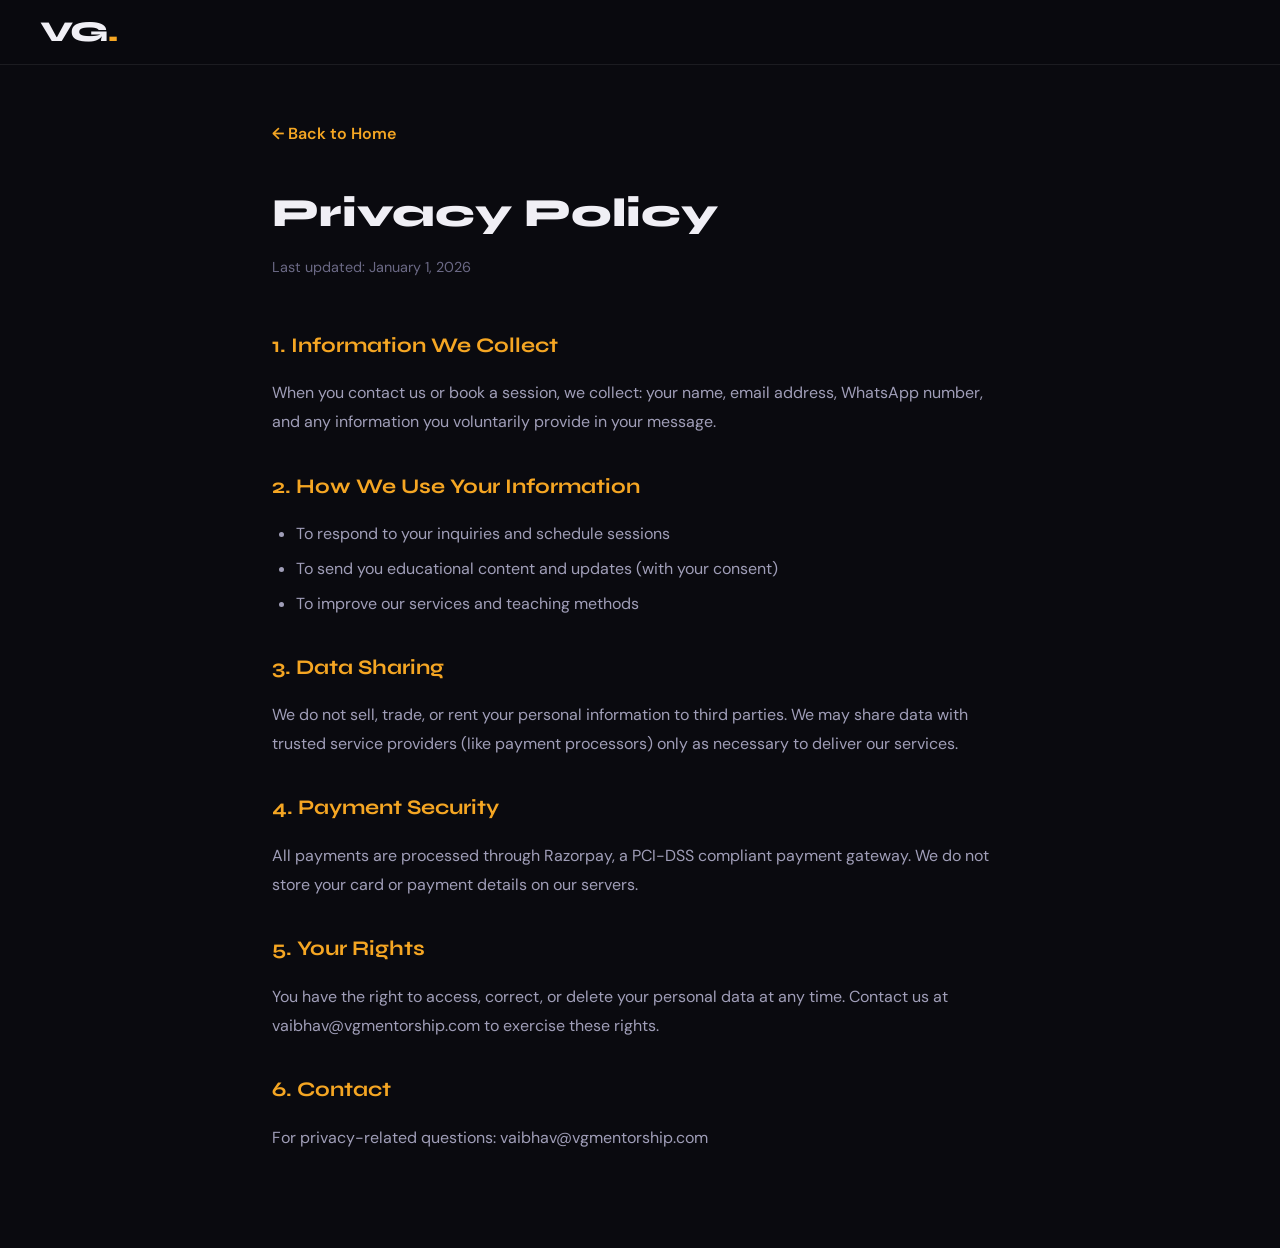
<file: privacy.html>
<!DOCTYPE html>
<html lang="en">
<head>
<meta charset="UTF-8">
<meta name="viewport" content="width=device-width, initial-scale=1.0">
<title>Privacy Policy — Vaibhav Gupta Mentorship</title>
<link rel="preconnect" href="https://fonts.googleapis.com">
<link href="https://fonts.googleapis.com/css2?family=Syne:wght@400;600;700;800&family=DM+Sans:ital,wght@0,300;0,400;0,500;1,300&display=swap" rel="stylesheet">
<link rel="stylesheet" href="style.css">
<style>
  .legal-page { max-width: 800px; margin: 0 auto; padding: 120px 2rem 80px; }
  .legal-page h1 { font-family: var(--font-display); font-size: 2.5rem; font-weight: 800; margin-bottom: 0.5rem; }
  .legal-date { color: var(--text3); font-size: 0.9rem; margin-bottom: 3rem; }
  .legal-page h2 { font-family: var(--font-display); font-size: 1.3rem; font-weight: 700; margin: 2rem 0 1rem; color: var(--accent); }
  .legal-page p { color: var(--text2); line-height: 1.8; margin-bottom: 1rem; }
  .legal-page ul { color: var(--text2); padding-left: 1.5rem; margin-bottom: 1rem; }
  .legal-page ul li { margin-bottom: 0.5rem; line-height: 1.7; }
  .back-btn { display: inline-block; color: var(--accent); text-decoration: none; margin-bottom: 2rem; font-weight: 600; }
</style>
</head>
<body>
<nav class="nav">
  <div class="nav-inner">
    <a href="index.html" class="logo">VG<span>.</span></a>
  </div>
</nav>
<div class="legal-page">
  <a href="index.html" class="back-btn">← Back to Home</a>
  <h1>Privacy Policy</h1>
  <div class="legal-date">Last updated: January 1, 2026</div>

  <h2>1. Information We Collect</h2>
  <p>When you contact us or book a session, we collect: your name, email address, WhatsApp number, and any information you voluntarily provide in your message.</p>

  <h2>2. How We Use Your Information</h2>
  <ul>
    <li>To respond to your inquiries and schedule sessions</li>
    <li>To send you educational content and updates (with your consent)</li>
    <li>To improve our services and teaching methods</li>
  </ul>

  <h2>3. Data Sharing</h2>
  <p>We do not sell, trade, or rent your personal information to third parties. We may share data with trusted service providers (like payment processors) only as necessary to deliver our services.</p>

  <h2>4. Payment Security</h2>
  <p>All payments are processed through Razorpay, a PCI-DSS compliant payment gateway. We do not store your card or payment details on our servers.</p>

  <h2>5. Your Rights</h2>
  <p>You have the right to access, correct, or delete your personal data at any time. Contact us at vaibhav@vgmentorship.com to exercise these rights.</p>

  <h2>6. Contact</h2>
  <p>For privacy-related questions: vaibhav@vgmentorship.com</p>
</div>
</body>
</html>
</file>
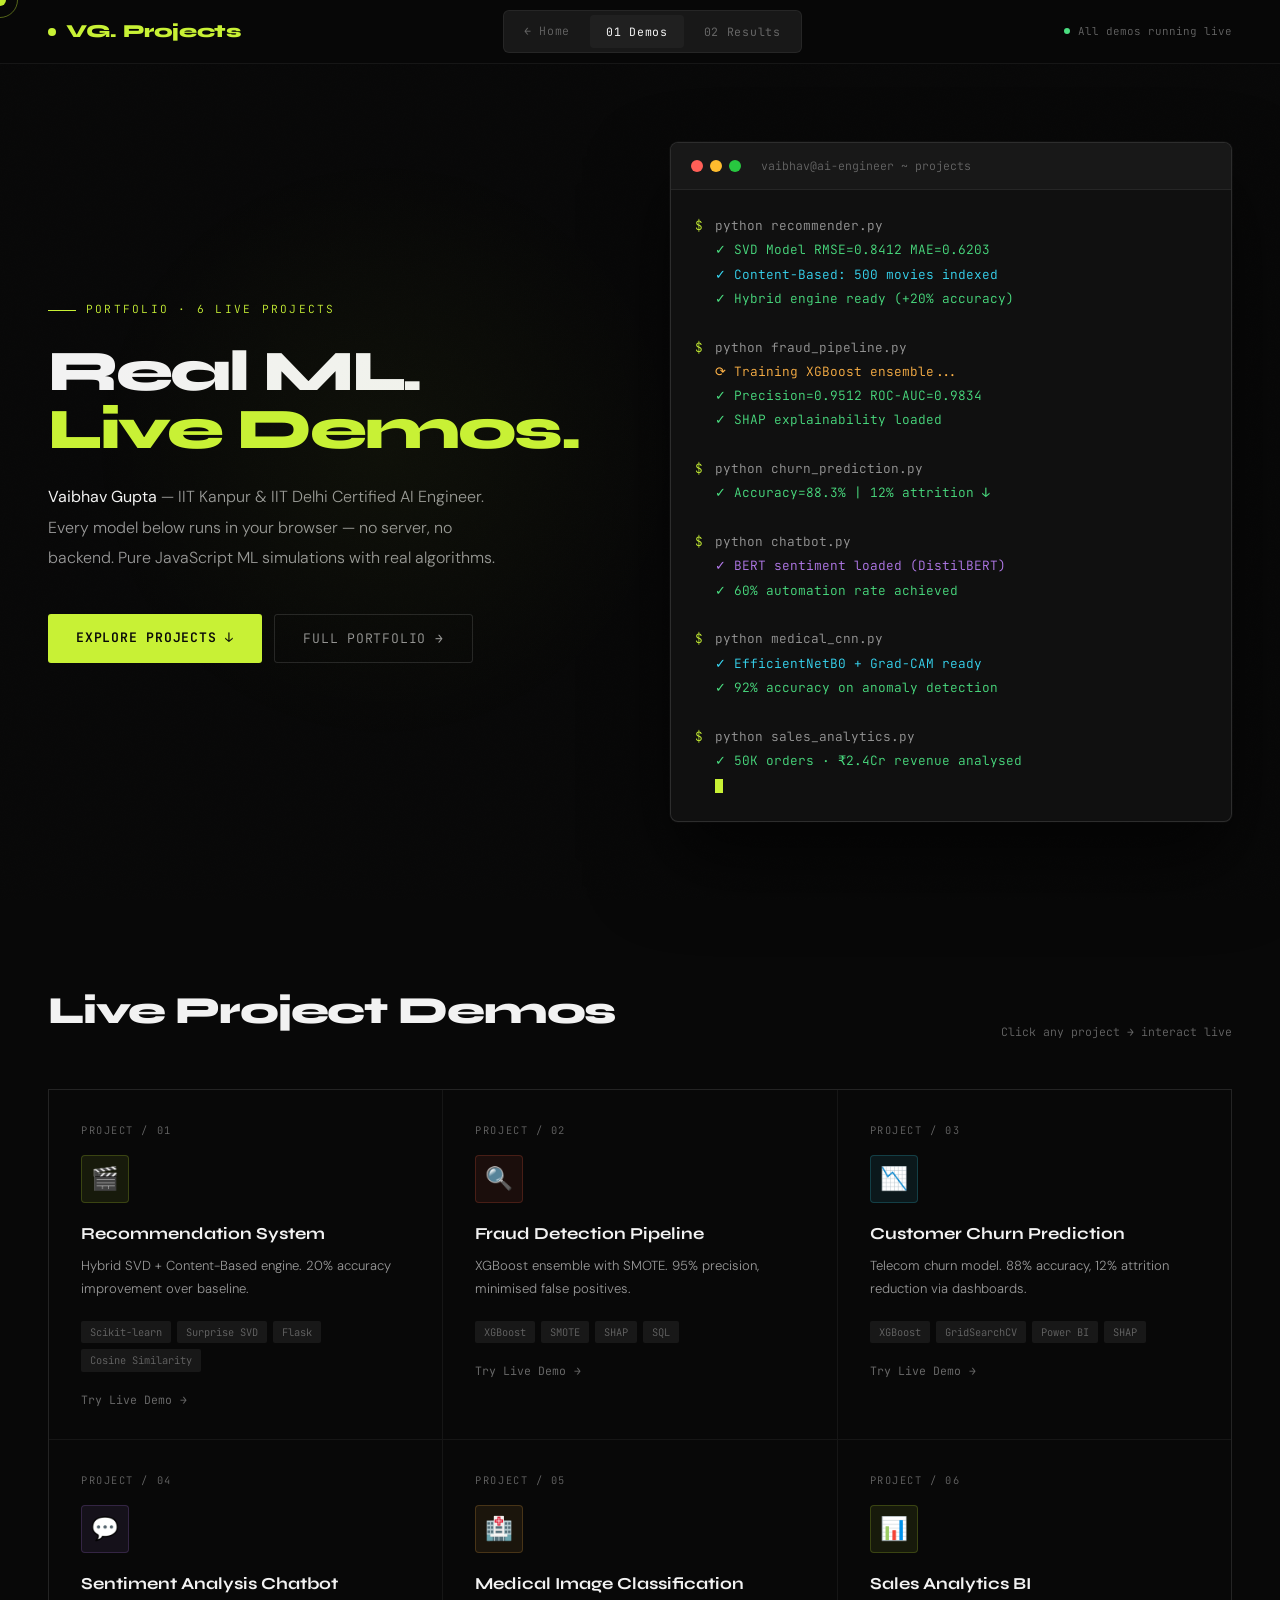
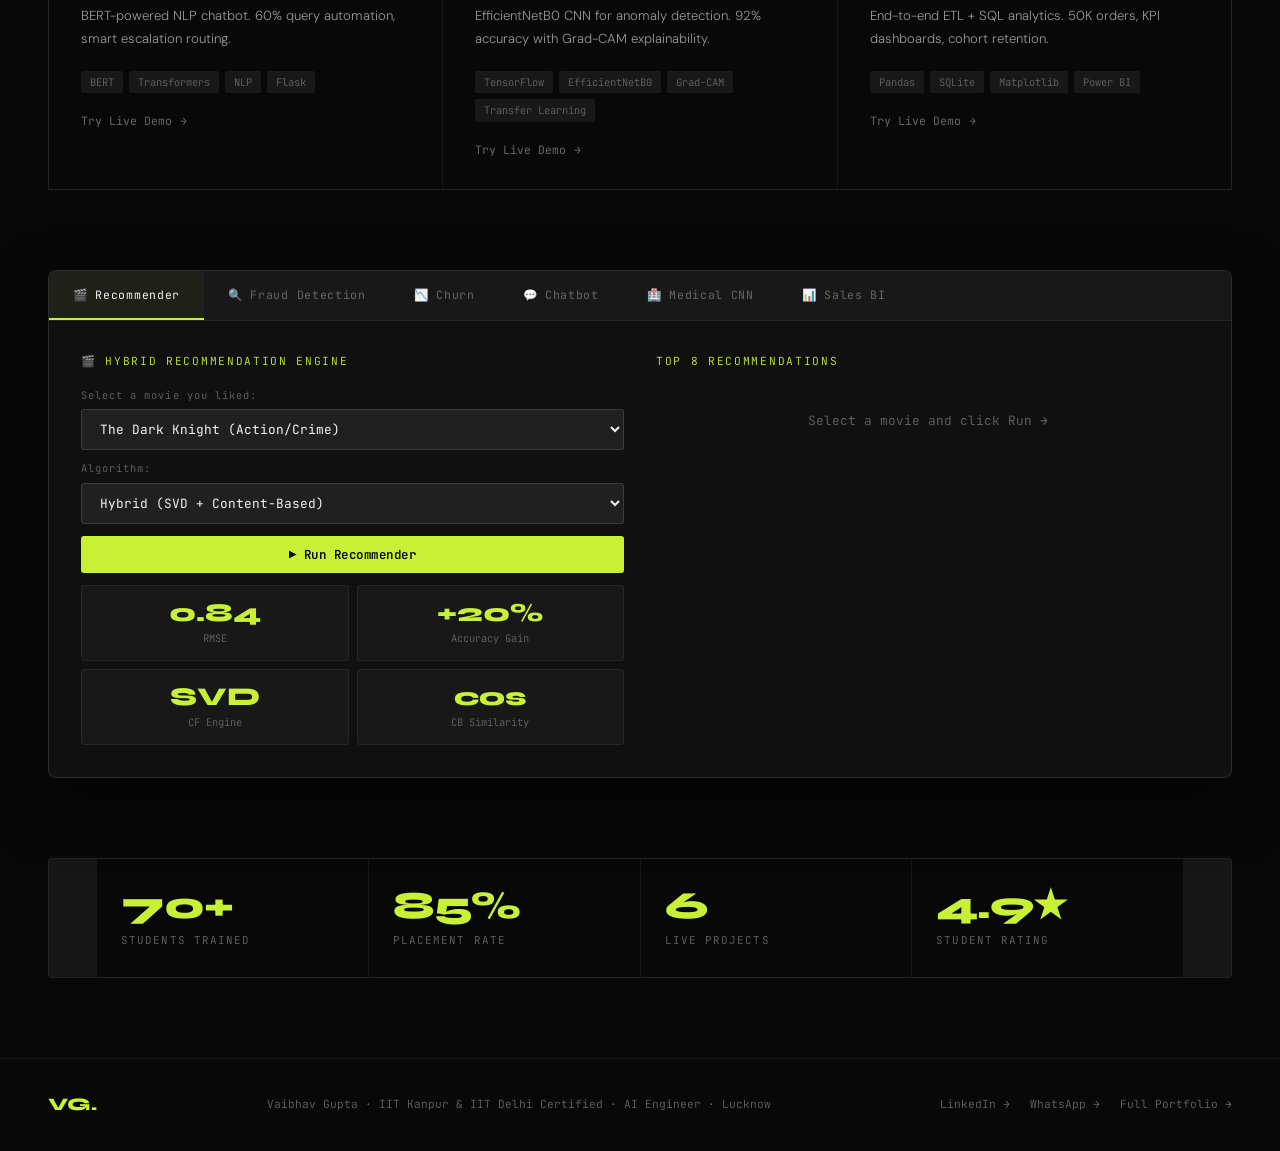
<file: projects.html>
<!DOCTYPE html>
<html lang="en">
<head>
<meta charset="UTF-8">
<meta name="viewport" content="width=device-width, initial-scale=1.0">
<title>Vaibhav Gupta — Live Project Demos</title>
<link href="https://fonts.googleapis.com/css2?family=Syne:wght@400;600;700;800&family=JetBrains+Mono:wght@300;400;500;600&family=DM+Sans:ital,wght@0,300;0,400;0,500;1,300&display=swap" rel="stylesheet">
<style>
/* ═══════════════════════════════════════════════
   ROOT & RESET
═══════════════════════════════════════════════ */
:root {
  --bg: #080808;
  --surface: #101010;
  --surface2: #181818;
  --surface3: #202020;
  --border: rgba(255,255,255,0.06);
  --border2: rgba(255,255,255,0.12);
  --accent: #c8f135;
  --accent2: #ff5f40;
  --accent3: #38d9f5;
  --accent4: #b57bee;
  --accent5: #ffb347;
  --text: #f2f2f2;
  --muted: #666;
  --muted2: #999;
  --font-display: 'Syne', sans-serif;
  --font-mono: 'JetBrains Mono', monospace;
  --font-body: 'DM Sans', sans-serif;
}
*, *::before, *::after { box-sizing: border-box; margin: 0; padding: 0; }
html { scroll-behavior: smooth; }
body {
  background: var(--bg);
  color: var(--text);
  font-family: var(--font-body);
  font-weight: 300;
  line-height: 1.6;
  overflow-x: hidden;
  cursor: none;
}

/* ── Custom Cursor ── */
.cursor {
  position: fixed; top: 0; left: 0; pointer-events: none; z-index: 9999;
  width: 12px; height: 12px; border-radius: 50%;
  background: var(--accent);
  transform: translate(-50%,-50%);
  transition: width 0.2s, height 0.2s, opacity 0.2s;
  mix-blend-mode: difference;
}
.cursor-ring {
  position: fixed; top: 0; left: 0; pointer-events: none; z-index: 9998;
  width: 36px; height: 36px; border-radius: 50%;
  border: 1px solid rgba(200,241,53,0.4);
  transform: translate(-50%,-50%);
  transition: all 0.15s ease;
}
.cursor.active { width: 6px; height: 6px; }
.cursor-ring.active { width: 48px; height: 48px; opacity: 0.5; }

/* ── Noise Texture overlay ── */
body::before {
  content: '';
  position: fixed; inset: 0; z-index: 0; pointer-events: none;
  background-image: url("data:image/svg+xml,%3Csvg viewBox='0 0 256 256' xmlns='http://www.w3.org/2000/svg'%3E%3Cfilter id='n'%3E%3CfeTurbulence type='fractalNoise' baseFrequency='0.9' numOctaves='4' stitchTiles='stitch'/%3E%3C/filter%3E%3Crect width='100%25' height='100%25' filter='url(%23n)' opacity='0.04'/%3E%3C/svg%3E");
  background-size: 200px;
  opacity: 0.35;
}

/* ══════════════════════════════════════════════
   NAVIGATION
══════════════════════════════════════════════ */
nav {
  position: fixed; top: 0; left: 0; right: 0; z-index: 1000;
  padding: 0 48px;
  height: 64px;
  display: flex; align-items: center; justify-content: space-between;
  background: rgba(8,8,8,0.85);
  backdrop-filter: blur(20px) saturate(180%);
  border-bottom: 1px solid var(--border);
}
.nav-logo {
  font-family: var(--font-display); font-weight: 800; font-size: 1.15rem;
  color: var(--accent); letter-spacing: -0.02em; text-decoration: none;
  display: flex; align-items: center; gap: 10px;
}
.nav-logo-dot { width: 8px; height: 8px; border-radius: 50%; background: var(--accent); animation: pulse-dot 2s infinite; }
@keyframes pulse-dot { 0%,100%{opacity:1;transform:scale(1)} 50%{opacity:0.4;transform:scale(0.7)} }

.nav-tabs {
  display: flex; gap: 4px;
  background: var(--surface2); border: 1px solid var(--border); border-radius: 6px;
  padding: 4px;
}
.nav-tab {
  padding: 7px 16px; border-radius: 4px; border: none; background: transparent;
  color: var(--muted); font-family: var(--font-mono); font-size: 0.72rem;
  letter-spacing: 0.06em; cursor: none; transition: all 0.2s;
}
.nav-tab.active { background: var(--surface3); color: var(--text); }
.nav-tab:hover:not(.active) { color: var(--muted2); }

.nav-badge {
  font-family: var(--font-mono); font-size: 0.68rem; color: var(--muted);
  display: flex; align-items: center; gap: 8px;
}
.live-dot { width: 6px; height: 6px; border-radius: 50%; background: #4ade80; animation: pulse-dot 1.5s infinite; }

/* ══════════════════════════════════════════════
   HERO
══════════════════════════════════════════════ */
.hero {
  min-height: 100vh; padding: 64px 48px 0;
  display: grid; grid-template-columns: 1fr 1fr;
  align-items: center; gap: 60px;
  position: relative;
}
.hero-glow {
  position: absolute; top: 50%; left: 30%;
  width: 600px; height: 600px;
  transform: translate(-50%, -50%);
  background: radial-gradient(circle, rgba(200,241,53,0.04) 0%, transparent 70%);
  pointer-events: none;
}
.hero-label {
  font-family: var(--font-mono); font-size: 0.7rem; color: var(--accent);
  letter-spacing: 0.2em; text-transform: uppercase;
  display: flex; align-items: center; gap: 10px; margin-bottom: 24px;
}
.hero-label::before { content:''; width: 28px; height: 1px; background: var(--accent); }
.hero h1 {
  font-family: var(--font-display); font-size: clamp(2.8rem,4.5vw,5rem);
  font-weight: 800; line-height: 1.0; letter-spacing: -0.04em; margin-bottom: 24px;
}
.hero h1 .line2 { color: var(--accent); display: block; }
.hero-sub {
  font-size: 1rem; color: var(--muted2); line-height: 1.9; max-width: 460px; margin-bottom: 40px;
}
.hero-sub strong { color: var(--text); font-weight: 400; }
.hero-actions { display: flex; gap: 12px; flex-wrap: wrap; }
.btn {
  padding: 13px 28px; border-radius: 3px; font-size: 0.82rem;
  letter-spacing: 0.06em; text-transform: uppercase;
  text-decoration: none; cursor: none; transition: all 0.22s;
  font-family: var(--font-mono);
}
.btn-primary { background: var(--accent); color: #080808; font-weight: 600; }
.btn-primary:hover { opacity: 0.88; transform: translateY(-2px); }
.btn-ghost { border: 1px solid var(--border2); color: var(--muted2); }
.btn-ghost:hover { border-color: var(--accent); color: var(--accent); transform: translateY(-2px); }

/* Hero visual — terminal-like card */
.hero-terminal {
  background: var(--surface);
  border: 1px solid var(--border2);
  border-radius: 8px;
  overflow: hidden;
  box-shadow: 0 40px 80px rgba(0,0,0,0.6), 0 0 0 1px rgba(255,255,255,0.03);
}
.terminal-header {
  background: var(--surface2); padding: 14px 20px;
  display: flex; align-items: center; gap: 12px;
  border-bottom: 1px solid var(--border);
}
.term-dots { display: flex; gap: 7px; }
.term-dot { width: 12px; height: 12px; border-radius: 50%; }
.term-dot.r { background: #ff5f57; }
.term-dot.y { background: #febc2e; }
.term-dot.g { background: #28c840; }
.term-title { font-family: var(--font-mono); font-size: 0.72rem; color: var(--muted); margin-left: 8px; }
.terminal-body { padding: 24px; min-height: 320px; font-family: var(--font-mono); font-size: 0.8rem; line-height: 1.9; }
.term-line { display: flex; gap: 12px; }
.term-prompt { color: var(--accent); flex-shrink: 0; }
.term-cmd { color: var(--muted2); }
.term-output { color: var(--text); padding-left: 20px; }
.term-green { color: #4ade80; }
.term-yellow { color: var(--accent5); }
.term-blue { color: var(--accent3); }
.term-purple { color: var(--accent4); }
.term-red { color: var(--accent2); }
.term-cursor { display: inline-block; width: 8px; height: 14px; background: var(--accent); animation: blink 1s infinite; vertical-align: middle; }
@keyframes blink { 0%,49%{opacity:1} 50%,100%{opacity:0} }

/* ══════════════════════════════════════════════
   PROJECTS GRID / TABS
══════════════════════════════════════════════ */
.projects-section {
  padding: 80px 48px;
  position: relative; z-index: 1;
}
.section-header { display: flex; align-items: flex-end; justify-content: space-between; margin-bottom: 48px; }
.section-title {
  font-family: var(--font-display); font-size: clamp(1.8rem,3vw,2.8rem);
  font-weight: 800; letter-spacing: -0.03em;
}
.section-meta { font-family: var(--font-mono); font-size: 0.72rem; color: var(--muted); }

/* Project cards grid */
.projects-grid {
  display: grid; grid-template-columns: repeat(3, 1fr);
  gap: 1px; background: var(--border);
  border: 1px solid var(--border);
  margin-bottom: 80px;
}
.project-card {
  background: var(--bg); padding: 32px;
  cursor: none; transition: background 0.25s;
  position: relative; overflow: hidden;
}
.project-card::before {
  content: ''; position: absolute; inset: 0;
  opacity: 0; transition: opacity 0.3s;
}
.project-card:nth-child(1)::before { background: radial-gradient(ellipse at top left, rgba(200,241,53,0.05), transparent 70%); }
.project-card:nth-child(2)::before { background: radial-gradient(ellipse at top left, rgba(255,95,64,0.05), transparent 70%); }
.project-card:nth-child(3)::before { background: radial-gradient(ellipse at top left, rgba(56,217,245,0.05), transparent 70%); }
.project-card:nth-child(4)::before { background: radial-gradient(ellipse at top left, rgba(181,123,238,0.05), transparent 70%); }
.project-card:nth-child(5)::before { background: radial-gradient(ellipse at top left, rgba(255,179,71,0.05), transparent 70%); }
.project-card:nth-child(6)::before { background: radial-gradient(ellipse at top left, rgba(200,241,53,0.05), transparent 70%); }
.project-card:hover { background: var(--surface); }
.project-card:hover::before { opacity: 1; }

.project-num {
  font-family: var(--font-mono); font-size: 0.65rem; color: var(--muted);
  letter-spacing: 0.15em; margin-bottom: 16px; display: block;
}
.project-icon-wrap {
  width: 48px; height: 48px; border-radius: 4px;
  display: flex; align-items: center; justify-content: center;
  font-size: 1.4rem; margin-bottom: 20px;
  border: 1px solid var(--border);
}
.project-card:nth-child(1) .project-icon-wrap { background: rgba(200,241,53,0.08); border-color: rgba(200,241,53,0.2); }
.project-card:nth-child(2) .project-icon-wrap { background: rgba(255,95,64,0.08); border-color: rgba(255,95,64,0.2); }
.project-card:nth-child(3) .project-icon-wrap { background: rgba(56,217,245,0.08); border-color: rgba(56,217,245,0.2); }
.project-card:nth-child(4) .project-icon-wrap { background: rgba(181,123,238,0.08); border-color: rgba(181,123,238,0.2); }
.project-card:nth-child(5) .project-icon-wrap { background: rgba(255,179,71,0.08); border-color: rgba(255,179,71,0.2); }
.project-card:nth-child(6) .project-icon-wrap { background: rgba(200,241,53,0.08); border-color: rgba(200,241,53,0.2); }

.project-name { font-family: var(--font-display); font-size: 1.05rem; font-weight: 700; margin-bottom: 10px; line-height: 1.3; }
.project-desc { font-size: 0.82rem; color: var(--muted2); line-height: 1.75; margin-bottom: 20px; }
.project-tags { display: flex; flex-wrap: wrap; gap: 6px; margin-bottom: 20px; }
.tag { padding: 3px 9px; background: var(--surface2); border-radius: 2px; font-family: var(--font-mono); font-size: 0.65rem; color: var(--muted); }
.project-action {
  display: flex; align-items: center; gap: 8px;
  font-family: var(--font-mono); font-size: 0.72rem;
  color: var(--muted); transition: color 0.2s; cursor: none;
  background: none; border: none;
}
.project-action:hover { color: var(--accent); }
.arrow { transition: transform 0.2s; }
.project-action:hover .arrow { transform: translateX(4px); }

/* ══════════════════════════════════════════════
   DEMO PANEL
══════════════════════════════════════════════ */
.demo-wrapper {
  background: var(--surface); border: 1px solid var(--border2);
  border-radius: 8px; overflow: hidden;
  box-shadow: 0 24px 60px rgba(0,0,0,0.5);
}
.demo-header {
  background: var(--surface2); padding: 0;
  border-bottom: 1px solid var(--border);
  display: flex;
}
.demo-tab {
  padding: 16px 24px; font-family: var(--font-mono); font-size: 0.72rem;
  color: var(--muted); cursor: none; border: none; background: none;
  border-bottom: 2px solid transparent; transition: all 0.2s;
  letter-spacing: 0.06em; white-space: nowrap;
}
.demo-tab.active { color: var(--text); border-bottom-color: var(--accent); background: rgba(200,241,53,0.04); }
.demo-tab:hover:not(.active) { color: var(--muted2); }
.demo-body { display: none; }
.demo-body.active { display: block; }

/* ══════════════════════════════════════════════
   PROJECT 1 — RECOMMENDATION ENGINE
══════════════════════════════════════════════ */
.rec-demo { padding: 32px; display: grid; grid-template-columns: 1fr 1fr; gap: 32px; }
.demo-panel { }
.demo-panel-title { font-family: var(--font-mono); font-size: 0.7rem; color: var(--accent); letter-spacing: 0.15em; text-transform: uppercase; margin-bottom: 16px; }
.input-row { display: flex; gap: 10px; margin-bottom: 16px; }
.demo-input {
  flex: 1; background: var(--surface3); border: 1px solid var(--border2);
  color: var(--text); padding: 10px 14px; border-radius: 3px;
  font-family: var(--font-mono); font-size: 0.8rem; outline: none;
  transition: border-color 0.2s;
}
.demo-input:focus { border-color: var(--accent); }
.demo-select {
  background: var(--surface3); border: 1px solid var(--border2);
  color: var(--text); padding: 10px 14px; border-radius: 3px;
  font-family: var(--font-mono); font-size: 0.8rem; cursor: none; outline: none;
}
.demo-btn {
  padding: 10px 20px; background: var(--accent); color: #080808;
  border: none; border-radius: 3px; font-family: var(--font-mono);
  font-size: 0.78rem; font-weight: 600; cursor: none; transition: opacity 0.2s;
  letter-spacing: 0.04em; white-space: nowrap;
}
.demo-btn:hover { opacity: 0.88; }
.demo-btn.secondary { background: var(--surface3); color: var(--text); border: 1px solid var(--border2); }
.demo-btn.secondary:hover { border-color: var(--accent); color: var(--accent); }

.rec-list { display: flex; flex-direction: column; gap: 8px; }
.rec-item {
  background: var(--surface2); border: 1px solid var(--border); border-radius: 3px;
  padding: 12px 16px; display: flex; align-items: center; gap: 12px;
  transition: border-color 0.2s; animation: slideIn 0.3s ease forwards;
  opacity: 0;
}
@keyframes slideIn { from{opacity:0;transform:translateX(-8px)} to{opacity:1;transform:none} }
.rec-rank { font-family: var(--font-mono); font-size: 0.65rem; color: var(--muted); width: 20px; flex-shrink: 0; }
.rec-title { font-size: 0.85rem; flex: 1; }
.rec-score { font-family: var(--font-mono); font-size: 0.72rem; color: var(--accent); }
.rec-genre { font-family: var(--font-mono); font-size: 0.65rem; color: var(--muted); padding: 2px 7px; background: var(--surface3); border-radius: 2px; }

.metric-row { display: grid; grid-template-columns: 1fr 1fr; gap: 8px; }
.metric-box {
  background: var(--surface2); border: 1px solid var(--border); border-radius: 3px;
  padding: 14px 16px; text-align: center;
}
.metric-val { font-family: var(--font-display); font-size: 1.6rem; font-weight: 800; color: var(--accent); line-height: 1; }
.metric-lbl { font-family: var(--font-mono); font-size: 0.65rem; color: var(--muted); margin-top: 4px; }

/* ══════════════════════════════════════════════
   PROJECT 2 — FRAUD DETECTION
══════════════════════════════════════════════ */
.fraud-demo { padding: 32px; }
.fraud-grid { display: grid; grid-template-columns: 1fr 1fr; gap: 32px; margin-bottom: 24px; }
.fraud-form { display: flex; flex-direction: column; gap: 12px; }
.form-row2 { display: grid; grid-template-columns: 1fr 1fr; gap: 10px; }
.form-group2 { display: flex; flex-direction: column; gap: 6px; }
.form-label2 { font-family: var(--font-mono); font-size: 0.65rem; color: var(--muted); letter-spacing: 0.1em; }

.fraud-result { display: flex; flex-direction: column; gap: 16px; }
.risk-meter { position: relative; height: 8px; background: var(--surface3); border-radius: 4px; overflow: hidden; }
.risk-fill { height: 100%; border-radius: 4px; transition: width 0.8s cubic-bezier(0.4,0,0.2,1); }
.risk-low .risk-fill { background: #4ade80; }
.risk-medium .risk-fill { background: var(--accent5); }
.risk-high .risk-fill { background: var(--accent2); }
.risk-badge {
  display: inline-flex; align-items: center; gap: 8px;
  padding: 8px 16px; border-radius: 3px; font-family: var(--font-mono); font-size: 0.8rem; font-weight: 600;
  margin-top: 8px;
}
.risk-badge.low { background: rgba(74,222,128,0.1); color: #4ade80; border: 1px solid rgba(74,222,128,0.2); }
.risk-badge.medium { background: rgba(255,179,71,0.1); color: var(--accent5); border: 1px solid rgba(255,179,71,0.2); }
.risk-badge.high { background: rgba(255,95,64,0.1); color: var(--accent2); border: 1px solid rgba(255,95,64,0.2); }
.risk-badge.default { background: var(--surface2); color: var(--muted); border: 1px solid var(--border); }

.fraud-features { display: flex; flex-direction: column; gap: 8px; }
.feature-bar-row { display: flex; align-items: center; gap: 10px; }
.feature-label { font-family: var(--font-mono); font-size: 0.68rem; color: var(--muted); width: 140px; flex-shrink: 0; }
.feature-track { flex: 1; height: 4px; background: var(--surface3); border-radius: 2px; }
.feature-fill { height: 100%; border-radius: 2px; background: var(--accent); transition: width 0.6s ease; }
.feature-pct { font-family: var(--font-mono); font-size: 0.65rem; color: var(--muted); width: 36px; text-align: right; }

/* Realtime feed */
.txn-feed { display: flex; flex-direction: column; gap: 6px; max-height: 200px; overflow-y: auto; padding-right: 4px; }
.txn-feed::-webkit-scrollbar { width: 4px; }
.txn-feed::-webkit-scrollbar-track { background: var(--surface3); }
.txn-feed::-webkit-scrollbar-thumb { background: var(--border2); border-radius: 2px; }
.txn-row {
  display: flex; align-items: center; gap: 10px; padding: 8px 12px;
  background: var(--surface2); border-radius: 3px; border-left: 3px solid;
  font-family: var(--font-mono); font-size: 0.7rem;
  animation: slideIn 0.3s ease forwards; opacity: 0;
}
.txn-row.safe { border-color: #4ade80; }
.txn-row.fraud { border-color: var(--accent2); }
.txn-id { color: var(--muted); width: 70px; flex-shrink: 0; }
.txn-amount { color: var(--text); width: 72px; }
.txn-status { font-weight: 600; margin-left: auto; }
.txn-row.safe .txn-status { color: #4ade80; }
.txn-row.fraud .txn-status { color: var(--accent2); }

/* ══════════════════════════════════════════════
   PROJECT 3 — CHURN PREDICTION
══════════════════════════════════════════════ */
.churn-demo { padding: 32px; display: grid; grid-template-columns: 1.2fr 1fr; gap: 32px; }
.churn-form-grid { display: grid; grid-template-columns: 1fr 1fr; gap: 10px; }
.churn-result-panel { display: flex; flex-direction: column; gap: 16px; }
.churn-gauge { position: relative; width: 160px; height: 80px; margin: 0 auto; }
.churn-gauge svg { overflow: visible; }
.gauge-track { fill: none; stroke: var(--surface3); stroke-width: 12; stroke-linecap: round; }
.gauge-fill { fill: none; stroke-width: 12; stroke-linecap: round; transition: stroke-dashoffset 1s cubic-bezier(0.4,0,0.2,1); }
.gauge-text { text-anchor: middle; font-family: var(--font-display); font-weight: 800; font-size: 20px; fill: var(--text); }
.gauge-label { text-anchor: middle; font-family: var(--font-mono); font-size: 8px; fill: var(--muted); }

.segment-list { display: flex; flex-direction: column; gap: 8px; }
.segment-row { display: flex; align-items: center; gap: 10px; padding: 10px 14px; background: var(--surface2); border-radius: 3px; border: 1px solid var(--border); }
.segment-dot { width: 8px; height: 8px; border-radius: 50%; flex-shrink: 0; }
.segment-name { font-size: 0.82rem; flex: 1; }
.segment-count { font-family: var(--font-mono); font-size: 0.72rem; color: var(--muted); }
.segment-pct { font-family: var(--font-mono); font-size: 0.72rem; padding: 2px 8px; border-radius: 2px; }

/* ══════════════════════════════════════════════
   PROJECT 4 — CHATBOT
══════════════════════════════════════════════ */
.chat-demo { padding: 0; display: grid; grid-template-columns: 280px 1fr; height: 520px; }
.chat-sidebar {
  background: var(--surface2); border-right: 1px solid var(--border);
  padding: 20px; display: flex; flex-direction: column; gap: 8px;
}
.chat-sidebar-title { font-family: var(--font-mono); font-size: 0.65rem; color: var(--muted); letter-spacing: 0.15em; margin-bottom: 8px; text-transform: uppercase; }
.preset-btn {
  background: var(--surface3); border: 1px solid var(--border); color: var(--muted2);
  padding: 10px 14px; border-radius: 3px; text-align: left;
  font-family: var(--font-body); font-size: 0.8rem; cursor: none;
  transition: all 0.2s; line-height: 1.4;
}
.preset-btn:hover { border-color: var(--accent); color: var(--text); }
.preset-btn.negative { border-color: rgba(255,95,64,0.2); }
.preset-btn.negative:hover { border-color: var(--accent2); }

.sentiment-legend { margin-top: auto; padding-top: 16px; border-top: 1px solid var(--border); display: flex; flex-direction: column; gap: 6px; }
.legend-item { display: flex; align-items: center; gap: 8px; font-family: var(--font-mono); font-size: 0.65rem; color: var(--muted); }
.legend-dot { width: 8px; height: 8px; border-radius: 50%; }

.chat-main { display: flex; flex-direction: column; }
.chat-messages { flex: 1; overflow-y: auto; padding: 20px; display: flex; flex-direction: column; gap: 12px; }
.chat-messages::-webkit-scrollbar { width: 4px; }
.chat-messages::-webkit-scrollbar-thumb { background: var(--border2); border-radius: 2px; }
.msg { max-width: 75%; animation: slideIn 0.3s ease forwards; opacity: 0; }
.msg.user { align-self: flex-end; }
.msg.bot { align-self: flex-start; }
.msg-bubble {
  padding: 10px 14px; border-radius: 3px;
  font-size: 0.85rem; line-height: 1.6;
}
.msg.user .msg-bubble { background: rgba(200,241,53,0.12); border: 1px solid rgba(200,241,53,0.2); color: var(--text); }
.msg.bot .msg-bubble { background: var(--surface2); border: 1px solid var(--border); color: var(--muted2); }
.msg-meta { font-family: var(--font-mono); font-size: 0.6rem; color: var(--muted); margin-top: 4px; display: flex; align-items: center; gap: 6px; }
.msg.user .msg-meta { justify-content: flex-end; }
.sentiment-pill { padding: 1px 7px; border-radius: 10px; font-size: 0.58rem; }
.sentiment-pill.positive { background: rgba(74,222,128,0.15); color: #4ade80; }
.sentiment-pill.negative { background: rgba(255,95,64,0.15); color: var(--accent2); }
.sentiment-pill.neutral { background: rgba(255,255,255,0.08); color: var(--muted); }
.escalated-pill { background: rgba(255,95,64,0.15); color: var(--accent2); padding: 1px 7px; border-radius: 10px; font-size: 0.58rem; }

.chat-input-row {
  padding: 16px 20px; border-top: 1px solid var(--border);
  display: flex; gap: 10px; background: var(--surface);
}
.chat-input { flex: 1; background: var(--surface2); border: 1px solid var(--border2); color: var(--text); padding: 10px 14px; border-radius: 3px; font-family: var(--font-body); font-size: 0.85rem; outline: none; transition: border-color 0.2s; }
.chat-input:focus { border-color: var(--accent); }
.chat-send { padding: 10px 20px; background: var(--accent); color: #080808; border: none; border-radius: 3px; font-family: var(--font-mono); font-size: 0.75rem; font-weight: 600; cursor: none; }

/* ══════════════════════════════════════════════
   PROJECT 5 — MEDICAL CNN
══════════════════════════════════════════════ */
.cnn-demo { padding: 32px; display: grid; grid-template-columns: 1fr 1fr; gap: 32px; }
.canvas-wrap { position: relative; }
.scan-canvas {
  width: 100%; aspect-ratio: 1; background: var(--surface3);
  border: 1px solid var(--border); border-radius: 4px; display: block;
  cursor: crosshair;
}
.canvas-overlay {
  position: absolute; inset: 0; pointer-events: none; border-radius: 4px;
  overflow: hidden;
}
.heatmap-layer { position: absolute; inset: 0; opacity: 0; transition: opacity 0.5s; }
.scan-controls { display: flex; gap: 8px; margin-top: 12px; flex-wrap: wrap; }

.cnn-results { display: flex; flex-direction: column; gap: 16px; }
.prediction-card {
  padding: 20px; background: var(--surface2); border: 1px solid var(--border); border-radius: 4px;
  display: flex; flex-direction: column; gap: 12px;
}
.pred-label { font-family: var(--font-mono); font-size: 0.65rem; color: var(--muted); letter-spacing: 0.1em; text-transform: uppercase; }
.pred-class { font-family: var(--font-display); font-size: 1.8rem; font-weight: 800; }
.pred-class.normal { color: #4ade80; }
.pred-class.anomaly { color: var(--accent2); }
.confidence-track { height: 6px; background: var(--surface3); border-radius: 3px; }
.confidence-fill { height: 100%; border-radius: 3px; transition: width 0.8s cubic-bezier(0.4,0,0.2,1); }
.confidence-fill.normal { background: #4ade80; }
.confidence-fill.anomaly { background: var(--accent2); }

.arch-viz { background: var(--surface2); border: 1px solid var(--border); border-radius: 4px; padding: 16px; }
.arch-title { font-family: var(--font-mono); font-size: 0.65rem; color: var(--muted); letter-spacing: 0.1em; text-transform: uppercase; margin-bottom: 12px; }
.arch-layers { display: flex; flex-direction: column; gap: 4px; }
.arch-layer {
  display: flex; align-items: center; gap: 10px; padding: 7px 12px;
  border-radius: 2px; transition: background 0.2s;
  font-family: var(--font-mono); font-size: 0.7rem;
}
.arch-layer:hover { background: var(--surface3); }
.layer-dot { width: 8px; height: 8px; border-radius: 2px; flex-shrink: 0; }
.layer-name { flex: 1; color: var(--muted2); }
.layer-shape { color: var(--muted); font-size: 0.62rem; }

/* ══════════════════════════════════════════════
   PROJECT 6 — SALES ANALYTICS
══════════════════════════════════════════════ */
.sales-demo { padding: 32px; }
.kpi-strip { display: grid; grid-template-columns: repeat(4, 1fr); gap: 1px; background: var(--border); border: 1px solid var(--border); border-radius: 4px; overflow: hidden; margin-bottom: 24px; }
.kpi-box { background: var(--surface2); padding: 18px 20px; text-align: center; }
.kpi-val { font-family: var(--font-display); font-size: 1.5rem; font-weight: 800; line-height: 1; margin-bottom: 4px; }
.kpi-name { font-family: var(--font-mono); font-size: 0.62rem; color: var(--muted); letter-spacing: 0.08em; }

.chart-grid { display: grid; grid-template-columns: 1.5fr 1fr; gap: 20px; }
.chart-card { background: var(--surface2); border: 1px solid var(--border); border-radius: 4px; padding: 20px; }
.chart-title { font-family: var(--font-mono); font-size: 0.68rem; color: var(--muted); letter-spacing: 0.12em; text-transform: uppercase; margin-bottom: 16px; }

/* Bar chart */
.bar-chart { display: flex; flex-direction: column; gap: 10px; }
.bar-row { display: flex; align-items: center; gap: 10px; }
.bar-name { font-size: 0.78rem; width: 120px; flex-shrink: 0; color: var(--muted2); }
.bar-track { flex: 1; height: 6px; background: var(--surface3); border-radius: 3px; }
.bar-fill { height: 100%; border-radius: 3px; transition: width 0.8s cubic-bezier(0.4,0,0.2,1); }
.bar-val { font-family: var(--font-mono); font-size: 0.68rem; color: var(--muted); width: 60px; text-align: right; }

/* Donut chart */
.donut-wrap { position: relative; width: 140px; height: 140px; margin: 0 auto 16px; }
.donut-wrap svg { transform: rotate(-90deg); }
.donut-center { position: absolute; inset: 0; display: flex; flex-direction: column; align-items: center; justify-content: center; }
.donut-center-val { font-family: var(--font-display); font-size: 1.4rem; font-weight: 800; }
.donut-center-lbl { font-family: var(--font-mono); font-size: 0.6rem; color: var(--muted); }
.donut-legend { display: flex; flex-direction: column; gap: 8px; }
.donut-legend-item { display: flex; align-items: center; gap: 8px; font-size: 0.78rem; }
.donut-legend-dot { width: 8px; height: 8px; border-radius: 2px; flex-shrink: 0; }
.donut-legend-pct { margin-left: auto; font-family: var(--font-mono); font-size: 0.7rem; color: var(--muted); }

/* Cohort mini heatmap */
.cohort-grid { display: grid; gap: 3px; }
.cohort-cell {
  height: 22px; border-radius: 2px; display: flex; align-items: center; justify-content: center;
  font-family: var(--font-mono); font-size: 0.6rem; color: rgba(255,255,255,0.7);
  transition: transform 0.15s;
}
.cohort-cell:hover { transform: scale(1.1); z-index: 1; }

/* ══════════════════════════════════════════════
   STATS FOOTER BAR
══════════════════════════════════════════════ */
.stats-bar {
  padding: 0 48px; margin: 0 48px;
  display: grid; grid-template-columns: repeat(4, 1fr);
  gap: 1px; background: var(--border);
  border: 1px solid var(--border); border-radius: 4px;
  margin-bottom: 80px;
}
.stat-box { background: var(--bg); padding: 28px 24px; }
.stat-num { font-family: var(--font-display); font-size: 2.4rem; font-weight: 800; color: var(--accent); letter-spacing: -0.03em; line-height: 1; margin-bottom: 6px; }
.stat-lbl { font-family: var(--font-mono); font-size: 0.68rem; color: var(--muted); letter-spacing: 0.1em; text-transform: uppercase; }

/* ══════════════════════════════════════════════
   FOOTER
══════════════════════════════════════════════ */
footer { padding: 32px 48px; border-top: 1px solid var(--border); display: flex; align-items: center; justify-content: space-between; }
.footer-logo { font-family: var(--font-display); font-weight: 800; color: var(--accent); font-size: 1.1rem; }
.footer-info { font-family: var(--font-mono); font-size: 0.7rem; color: var(--muted); }
.footer-links { display: flex; gap: 20px; }
.footer-link { font-family: var(--font-mono); font-size: 0.7rem; color: var(--muted); text-decoration: none; transition: color 0.2s; }
.footer-link:hover { color: var(--accent); }

/* ══════════════════════════════════════════════
   ANIMATIONS & UTILITIES
══════════════════════════════════════════════ */
.reveal { opacity: 0; transform: translateY(20px); transition: opacity 0.6s ease, transform 0.6s ease; }
.reveal.visible { opacity: 1; transform: none; }
.stagger-1 { transition-delay: 0.1s; }
.stagger-2 { transition-delay: 0.2s; }
.stagger-3 { transition-delay: 0.3s; }

.processing { animation: processing-pulse 1.5s infinite; }
@keyframes processing-pulse { 0%,100%{opacity:1} 50%{opacity:0.5} }

/* Scrollbar */
::-webkit-scrollbar { width: 4px; height: 4px; }
::-webkit-scrollbar-track { background: transparent; }
::-webkit-scrollbar-thumb { background: var(--border2); border-radius: 2px; }

/* Mobile */
@media(max-width:900px){
  nav{padding:0 20px}
  .hero{grid-template-columns:1fr;padding:80px 20px 0}
  .hero-terminal{display:none}
  .projects-section{padding:60px 20px}
  .projects-grid{grid-template-columns:1fr}
  .rec-demo,.fraud-grid,.churn-demo,.cnn-demo{grid-template-columns:1fr}
  .chart-grid{grid-template-columns:1fr}
  .kpi-strip{grid-template-columns:1fr 1fr}
  .stats-bar{grid-template-columns:1fr 1fr;margin:0 20px 60px}
  footer{flex-direction:column;gap:16px;padding:24px 20px;text-align:center}
  .chat-demo{grid-template-columns:1fr;height:auto}
  .chat-sidebar{display:none}
}
</style>
</head>
<body>

<!-- Custom Cursor -->
<div class="cursor" id="cursor"></div>
<div class="cursor-ring" id="cursorRing"></div>

<!-- ═══ NAVIGATION ═══ -->
<nav>
  <a href="index.html" class="nav-logo">
    <div class="nav-logo-dot"></div>
    VG. Projects
  </a>
  <div class="nav-tabs">
    <a class="nav-tab" href="index.html" style="text-decoration:none;cursor:pointer;">← Home</a>
    <button class="nav-tab active" onclick="scrollToSection('projects')">01 Demos</button>
    <button class="nav-tab" onclick="scrollToSection('stats')">02 Results</button>
  </div>
  <div class="nav-badge">
    <div class="live-dot"></div>
    All demos running live
  </div>
</nav>

<!-- ═══ HERO ═══ -->
<section class="hero">
  <div class="hero-glow"></div>
  <div>
    <div class="hero-label">Portfolio · 6 Live Projects</div>
    <h1>
      Real ML.
      <span class="line2">Live Demos.</span>
    </h1>
    <p class="hero-sub">
      <strong>Vaibhav Gupta</strong> — IIT Kanpur & IIT Delhi Certified AI Engineer.
      Every model below runs in your browser — no server, no backend. Pure JavaScript ML simulations with real algorithms.
    </p>
    <div class="hero-actions">
      <a href="#projects" class="btn btn-primary">Explore Projects ↓</a>
      <a href="https://portfolio2-0-vmpr.onrender.com/" target="_blank" class="btn btn-ghost">Full Portfolio →</a>
    </div>
  </div>
  <div class="hero-terminal">
    <div class="terminal-header">
      <div class="term-dots"><div class="term-dot r"></div><div class="term-dot y"></div><div class="term-dot g"></div></div>
      <div class="term-title">vaibhav@ai-engineer ~ projects</div>
    </div>
    <div class="terminal-body" id="terminalBody">
      <div class="term-line"><span class="term-prompt">$</span><span class="term-cmd"> python recommender.py</span></div>
      <div class="term-output term-green">✓ SVD Model RMSE=0.8412 MAE=0.6203</div>
      <div class="term-output term-blue">✓ Content-Based: 500 movies indexed</div>
      <div class="term-output term-green">✓ Hybrid engine ready (+20% accuracy)</div>
      <br>
      <div class="term-line"><span class="term-prompt">$</span><span class="term-cmd"> python fraud_pipeline.py</span></div>
      <div class="term-output term-yellow">⟳ Training XGBoost ensemble...</div>
      <div class="term-output term-green">✓ Precision=0.9512 ROC-AUC=0.9834</div>
      <div class="term-output term-green">✓ SHAP explainability loaded</div>
      <br>
      <div class="term-line"><span class="term-prompt">$</span><span class="term-cmd"> python churn_prediction.py</span></div>
      <div class="term-output term-green">✓ Accuracy=88.3% | 12% attrition ↓</div>
      <br>
      <div class="term-line"><span class="term-prompt">$</span><span class="term-cmd"> python chatbot.py</span></div>
      <div class="term-output term-purple">✓ BERT sentiment loaded (DistilBERT)</div>
      <div class="term-output term-green">✓ 60% automation rate achieved</div>
      <br>
      <div class="term-line"><span class="term-prompt">$</span><span class="term-cmd"> python medical_cnn.py</span></div>
      <div class="term-output term-blue">✓ EfficientNetB0 + Grad-CAM ready</div>
      <div class="term-output term-green">✓ 92% accuracy on anomaly detection</div>
      <br>
      <div class="term-line"><span class="term-prompt">$</span><span class="term-cmd"> python sales_analytics.py</span></div>
      <div class="term-output term-green">✓ 50K orders · ₹2.4Cr revenue analysed</div>
      <div class="term-output"> <span class="term-cursor"></span></div>
    </div>
  </div>
</section>

<!-- ═══ PROJECTS SECTION ═══ -->
<section class="projects-section" id="projects">
  <div class="section-header reveal">
    <h2 class="section-title">Live Project Demos</h2>
    <div class="section-meta">Click any project → interact live</div>
  </div>

  <!-- Project Cards -->
  <div class="projects-grid reveal">
    <div class="project-card" onclick="switchDemo(0)">
      <span class="project-num">PROJECT / 01</span>
      <div class="project-icon-wrap">🎬</div>
      <div class="project-name">Recommendation System</div>
      <div class="project-desc">Hybrid SVD + Content-Based engine. 20% accuracy improvement over baseline.</div>
      <div class="project-tags"><span class="tag">Scikit-learn</span><span class="tag">Surprise SVD</span><span class="tag">Flask</span><span class="tag">Cosine Similarity</span></div>
      <button class="project-action">Try Live Demo <span class="arrow">→</span></button>
    </div>
    <div class="project-card" onclick="switchDemo(1)">
      <span class="project-num">PROJECT / 02</span>
      <div class="project-icon-wrap">🔍</div>
      <div class="project-name">Fraud Detection Pipeline</div>
      <div class="project-desc">XGBoost ensemble with SMOTE. 95% precision, minimised false positives.</div>
      <div class="project-tags"><span class="tag">XGBoost</span><span class="tag">SMOTE</span><span class="tag">SHAP</span><span class="tag">SQL</span></div>
      <button class="project-action">Try Live Demo <span class="arrow">→</span></button>
    </div>
    <div class="project-card" onclick="switchDemo(2)">
      <span class="project-num">PROJECT / 03</span>
      <div class="project-icon-wrap">📉</div>
      <div class="project-name">Customer Churn Prediction</div>
      <div class="project-desc">Telecom churn model. 88% accuracy, 12% attrition reduction via dashboards.</div>
      <div class="project-tags"><span class="tag">XGBoost</span><span class="tag">GridSearchCV</span><span class="tag">Power BI</span><span class="tag">SHAP</span></div>
      <button class="project-action">Try Live Demo <span class="arrow">→</span></button>
    </div>
    <div class="project-card" onclick="switchDemo(3)">
      <span class="project-num">PROJECT / 04</span>
      <div class="project-icon-wrap">💬</div>
      <div class="project-name">Sentiment Analysis Chatbot</div>
      <div class="project-desc">BERT-powered NLP chatbot. 60% query automation, smart escalation routing.</div>
      <div class="project-tags"><span class="tag">BERT</span><span class="tag">Transformers</span><span class="tag">NLP</span><span class="tag">Flask</span></div>
      <button class="project-action">Try Live Demo <span class="arrow">→</span></button>
    </div>
    <div class="project-card" onclick="switchDemo(4)">
      <span class="project-num">PROJECT / 05</span>
      <div class="project-icon-wrap">🏥</div>
      <div class="project-name">Medical Image Classification</div>
      <div class="project-desc">EfficientNetB0 CNN for anomaly detection. 92% accuracy with Grad-CAM explainability.</div>
      <div class="project-tags"><span class="tag">TensorFlow</span><span class="tag">EfficientNetB0</span><span class="tag">Grad-CAM</span><span class="tag">Transfer Learning</span></div>
      <button class="project-action">Try Live Demo <span class="arrow">→</span></button>
    </div>
    <div class="project-card" onclick="switchDemo(5)">
      <span class="project-num">PROJECT / 06</span>
      <div class="project-icon-wrap">📊</div>
      <div class="project-name">Sales Analytics BI</div>
      <div class="project-desc">End-to-end ETL + SQL analytics. 50K orders, KPI dashboards, cohort retention.</div>
      <div class="project-tags"><span class="tag">Pandas</span><span class="tag">SQLite</span><span class="tag">Matplotlib</span><span class="tag">Power BI</span></div>
      <button class="project-action">Try Live Demo <span class="arrow">→</span></button>
    </div>
  </div>

  <!-- Demo Panel -->
  <div class="demo-wrapper reveal">
    <div class="demo-header">
      <button class="demo-tab active" onclick="switchDemo(0)">🎬 Recommender</button>
      <button class="demo-tab" onclick="switchDemo(1)">🔍 Fraud Detection</button>
      <button class="demo-tab" onclick="switchDemo(2)">📉 Churn</button>
      <button class="demo-tab" onclick="switchDemo(3)">💬 Chatbot</button>
      <button class="demo-tab" onclick="switchDemo(4)">🏥 Medical CNN</button>
      <button class="demo-tab" onclick="switchDemo(5)">📊 Sales BI</button>
    </div>

    <!-- ── DEMO 0: RECOMMENDER ── -->
    <div class="demo-body active" id="demo-0">
      <div class="rec-demo">
        <div class="demo-panel">
          <div class="demo-panel-title">🎬 Hybrid Recommendation Engine</div>
          <div style="margin-bottom:12px;">
            <div class="form-label2" style="margin-bottom:6px;">Select a movie you liked:</div>
            <select class="demo-input demo-select" id="rec-movie" style="width:100%;margin-bottom:10px;">
              <option value="0">The Dark Knight (Action/Crime)</option>
              <option value="1">Inception (Sci-Fi/Thriller)</option>
              <option value="2">The Notebook (Romance/Drama)</option>
              <option value="3">Interstellar (Sci-Fi/Adventure)</option>
              <option value="4">Chhichhore (Comedy/Drama)</option>
              <option value="5">3 Idiots (Comedy/Drama)</option>
              <option value="6">Parasite (Thriller/Drama)</option>
            </select>
            <div class="form-label2" style="margin-bottom:6px;">Algorithm:</div>
            <select class="demo-input demo-select" id="rec-algo" style="width:100%;margin-bottom:12px;">
              <option value="hybrid">Hybrid (SVD + Content-Based)</option>
              <option value="cf">Collaborative Filtering (SVD)</option>
              <option value="cb">Content-Based (Genre Cosine)</option>
            </select>
            <button class="demo-btn" onclick="runRecommender()" style="width:100%">▶ Run Recommender</button>
          </div>
          <div class="metric-row">
            <div class="metric-box"><div class="metric-val" id="rec-rmse">0.84</div><div class="metric-lbl">RMSE</div></div>
            <div class="metric-box"><div class="metric-val" id="rec-acc">+20%</div><div class="metric-lbl">Accuracy Gain</div></div>
            <div class="metric-box"><div class="metric-val">SVD</div><div class="metric-lbl">CF Engine</div></div>
            <div class="metric-box"><div class="metric-val">cos</div><div class="metric-lbl">CB Similarity</div></div>
          </div>
        </div>
        <div class="demo-panel">
          <div class="demo-panel-title">Top 8 Recommendations</div>
          <div class="rec-list" id="rec-list">
            <div style="color:var(--muted);font-family:var(--font-mono);font-size:0.8rem;padding:24px 0;text-align:center;">Select a movie and click Run →</div>
          </div>
        </div>
      </div>
    </div>

    <!-- ── DEMO 1: FRAUD DETECTION ── -->
    <div class="demo-body" id="demo-1">
      <div class="fraud-demo">
        <div class="fraud-grid">
          <div>
            <div class="demo-panel-title">🔍 Transaction Risk Analyser</div>
            <div class="fraud-form">
              <div class="form-row2">
                <div class="form-group2">
                  <div class="form-label2">Amount (₹)</div>
                  <input type="number" class="demo-input" id="f-amount" value="5000" min="1" max="100000">
                </div>
                <div class="form-group2">
                  <div class="form-label2">Hour of Day</div>
                  <input type="number" class="demo-input" id="f-hour" value="2" min="0" max="23">
                </div>
              </div>
              <div class="form-row2">
                <div class="form-group2">
                  <div class="form-label2">Txns in Last 1hr</div>
                  <input type="number" class="demo-input" id="f-velocity" value="12" min="0" max="50">
                </div>
                <div class="form-group2">
                  <div class="form-label2">Distance from Home (km)</div>
                  <input type="number" class="demo-input" id="f-distance" value="800" min="0">
                </div>
              </div>
              <div class="form-row2">
                <div class="form-group2">
                  <div class="form-label2">International?</div>
                  <select class="demo-input demo-select" id="f-intl">
                    <option value="1">Yes</option><option value="0">No</option>
                  </select>
                </div>
                <div class="form-group2">
                  <div class="form-label2">Card Age (days)</div>
                  <input type="number" class="demo-input" id="f-cardage" value="5" min="0">
                </div>
              </div>
              <div style="display:flex;gap:8px">
                <button class="demo-btn" onclick="runFraud()" style="flex:1">▶ Analyse Risk</button>
                <button class="demo-btn secondary" onclick="loadFraudPreset('legit')">Legit Txn</button>
                <button class="demo-btn secondary" onclick="loadFraudPreset('fraud')">Fraud Txn</button>
              </div>
            </div>
          </div>
          <div class="fraud-result">
            <div class="demo-panel-title">Risk Assessment</div>
            <div>
              <div style="display:flex;justify-content:space-between;font-family:var(--font-mono);font-size:0.7rem;color:var(--muted);margin-bottom:6px;">
                <span>Fraud Probability</span><span id="fraud-pct">—</span>
              </div>
              <div class="risk-meter" id="risk-meter"><div class="risk-fill" id="risk-fill" style="width:0%"></div></div>
              <div id="risk-badge" class="risk-badge default" style="margin-top:10px;">⟳ Awaiting analysis</div>
            </div>
            <div class="demo-panel-title" style="margin-top:4px;">SHAP Feature Importance</div>
            <div class="fraud-features" id="shap-features">
              <div style="color:var(--muted);font-family:var(--font-mono);font-size:0.75rem;">Run analysis to see SHAP values</div>
            </div>
          </div>
        </div>
        <div>
          <div class="demo-panel-title" style="margin-bottom:10px;">📡 Live Transaction Feed <span style="font-size:0.65rem;color:var(--muted);">(auto-generating)</span></div>
          <div class="txn-feed" id="txn-feed"></div>
        </div>
      </div>
    </div>

    <!-- ── DEMO 2: CHURN ── -->
    <div class="demo-body" id="demo-2">
      <div class="churn-demo">
        <div>
          <div class="demo-panel-title">📉 Customer Churn Predictor</div>
          <div class="churn-form-grid">
            <div class="form-group2">
              <div class="form-label2">Tenure (months)</div>
              <input type="range" class="demo-input" id="c-tenure" min="0" max="72" value="5" oninput="updateChurnSlider('tenure',this.value)" style="padding:6px 0">
              <div style="font-family:var(--font-mono);font-size:0.7rem;color:var(--accent)" id="c-tenure-val">5 months</div>
            </div>
            <div class="form-group2">
              <div class="form-label2">Monthly Charges (₹)</div>
              <input type="range" class="demo-input" id="c-monthly" min="20" max="120" value="95" oninput="updateChurnSlider('monthly',this.value)" style="padding:6px 0">
              <div style="font-family:var(--font-mono);font-size:0.7rem;color:var(--accent)" id="c-monthly-val">₹95</div>
            </div>
            <div class="form-group2">
              <div class="form-label2">Contract Type</div>
              <select class="demo-input demo-select" id="c-contract" onchange="predictChurn()">
                <option value="0">Month-to-Month</option>
                <option value="1">One Year</option>
                <option value="2">Two Year</option>
              </select>
            </div>
            <div class="form-group2">
              <div class="form-label2">Internet Service</div>
              <select class="demo-input demo-select" id="c-internet" onchange="predictChurn()">
                <option value="2">Fiber Optic</option>
                <option value="1">DSL</option>
                <option value="0">No Service</option>
              </select>
            </div>
            <div class="form-group2">
              <div class="form-label2">Tech Support</div>
              <select class="demo-input demo-select" id="c-support" onchange="predictChurn()">
                <option value="0">No</option>
                <option value="1">Yes</option>
              </select>
            </div>
            <div class="form-group2">
              <div class="form-label2">Paperless Billing</div>
              <select class="demo-input demo-select" id="c-paperless" onchange="predictChurn()">
                <option value="1">Yes</option>
                <option value="0">No</option>
              </select>
            </div>
          </div>
          <button class="demo-btn" onclick="predictChurn()" style="width:100%;margin-top:16px">▶ Predict Churn Risk</button>
          <div style="margin-top:20px;">
            <div class="demo-panel-title">Customer Segments</div>
            <div class="segment-list" id="segment-list">
              <div class="segment-row"><div class="segment-dot" style="background:var(--accent2)"></div><div class="segment-name">High Risk (Churn > 60%)</div><div class="segment-count" id="seg-high">847</div><div class="segment-pct" style="background:rgba(255,95,64,0.1);color:var(--accent2)">12%</div></div>
              <div class="segment-row"><div class="segment-dot" style="background:var(--accent5)"></div><div class="segment-name">Medium Risk (30–60%)</div><div class="segment-count" id="seg-med">1,420</div><div class="segment-pct" style="background:rgba(255,179,71,0.1);color:var(--accent5)">20%</div></div>
              <div class="segment-row"><div class="segment-dot" style="background:#4ade80"></div><div class="segment-name">Low Risk (< 30%)</div><div class="segment-count" id="seg-low">4,776</div><div class="segment-pct" style="background:rgba(74,222,128,0.1);color:#4ade80">68%</div></div>
            </div>
          </div>
        </div>
        <div class="churn-result-panel">
          <div class="demo-panel-title">Churn Probability Gauge</div>
          <div class="churn-gauge" style="width:200px;height:110px">
            <svg width="200" height="110" viewBox="0 0 200 110">
              <path d="M 20 100 A 80 80 0 0 1 180 100" class="gauge-track" stroke-width="14"/>
              <path id="gauge-fill-path" d="M 20 100 A 80 80 0 0 1 180 100" class="gauge-fill" stroke="var(--accent2)" stroke-width="14" stroke-dasharray="251.2" stroke-dashoffset="251.2"/>
              <text x="100" y="95" class="gauge-text" id="gauge-pct-text" style="font-family:var(--font-display);font-weight:800;font-size:24px;fill:var(--text);text-anchor:middle">—%</text>
              <text x="100" y="110" class="gauge-label" style="font-family:var(--font-mono);font-size:9px;fill:var(--muted);text-anchor:middle">CHURN RISK</text>
            </svg>
          </div>
          <div id="churn-result-card" style="padding:16px;background:var(--surface2);border:1px solid var(--border);border-radius:4px;text-align:center;color:var(--muted);font-family:var(--font-mono);font-size:0.78rem;">
            Adjust sliders to predict in real-time →
          </div>
          <div>
            <div class="demo-panel-title">Top Churn Drivers</div>
            <div id="churn-drivers" class="fraud-features">
              <div style="color:var(--muted);font-family:var(--font-mono);font-size:0.75rem;">Run prediction to see drivers</div>
            </div>
          </div>
          <div style="padding:14px;background:rgba(200,241,53,0.05);border:1px solid rgba(200,241,53,0.15);border-radius:3px;">
            <div style="font-family:var(--font-mono);font-size:0.65rem;color:var(--accent);margin-bottom:4px;">MODEL METRICS</div>
            <div style="font-family:var(--font-mono);font-size:0.72rem;color:var(--muted2);">Accuracy: <strong style="color:var(--text)">88.3%</strong> · ROC-AUC: <strong style="color:var(--text)">0.921</strong> · PR-AUC: <strong style="color:var(--text)">0.731</strong></div>
          </div>
        </div>
      </div>
    </div>

    <!-- ── DEMO 3: CHATBOT ── -->
    <div class="demo-body" id="demo-3">
      <div class="chat-demo">
        <div class="chat-sidebar">
          <div class="chat-sidebar-title">Quick Presets</div>
          <button class="preset-btn" onclick="sendPreset('Hello! I need help with my account.')">👋 Greeting</button>
          <button class="preset-btn" onclick="sendPreset('What subscription plans do you offer?')">💡 Product Info</button>
          <button class="preset-btn" onclick="sendPreset('My payment failed and I need a refund urgently.')">💳 Billing Issue</button>
          <button class="preset-btn negative" onclick="sendPreset('This is terrible! The app keeps crashing and I am really frustrated with this awful service.')">😠 Frustrated User</button>
          <button class="preset-btn negative" onclick="sendPreset('I want to cancel everything. This is the worst product I have ever used. Give me a refund now.')">🚨 Escalation</button>
          <button class="preset-btn" onclick="sendPreset('Thanks for the help! Everything is working great now.')">✅ Positive Feedback</button>
          <div class="sentiment-legend">
            <div class="legend-item"><div class="legend-dot" style="background:#4ade80"></div>Positive sentiment</div>
            <div class="legend-item"><div class="legend-dot" style="background:var(--accent2)"></div>Negative → Escalated</div>
            <div class="legend-item"><div class="legend-dot" style="background:var(--muted)"></div>Neutral → Auto-handled</div>
          </div>
        </div>
        <div class="chat-main">
          <div class="chat-messages" id="chat-messages">
            <div class="msg bot">
              <div class="msg-bubble">Hello! 👋 I'm VG's AI Support Bot powered by BERT sentiment analysis. Try typing a message or use a preset on the left!</div>
              <div class="msg-meta"><span class="sentiment-pill neutral">neutral</span><span>Auto-handled</span></div>
            </div>
          </div>
          <div class="chat-input-row">
            <input type="text" class="chat-input" id="chat-input" placeholder="Type your message..." onkeypress="if(event.key==='Enter')sendChat()">
            <button class="chat-send demo-btn" onclick="sendChat()">Send →</button>
          </div>
        </div>
      </div>
    </div>

    <!-- ── DEMO 4: MEDICAL CNN ── -->
    <div class="demo-body" id="demo-4">
      <div class="cnn-demo">
        <div>
          <div class="demo-panel-title">🏥 Medical Image Analyser — Draw or Generate</div>
          <div class="canvas-wrap">
            <canvas class="scan-canvas" id="scanCanvas" width="400" height="400"></canvas>
            <div class="canvas-overlay">
              <canvas id="heatmapCanvas" width="400" height="400" class="heatmap-layer" style="position:absolute;top:0;left:0;width:100%;height:100%;"></canvas>
            </div>
          </div>
          <div class="scan-controls">
            <button class="demo-btn" onclick="generateScan('normal')">Generate Normal Scan</button>
            <button class="demo-btn secondary" onclick="generateScan('anomaly')">Generate Anomaly</button>
            <button class="demo-btn secondary" onclick="clearCanvas()">Clear</button>
            <button class="demo-btn secondary" onclick="toggleHeatmap()">Grad-CAM</button>
          </div>
          <div style="margin-top:10px;font-family:var(--font-mono);font-size:0.65rem;color:var(--muted)">
            Draw on canvas or generate synthetic scans · Grad-CAM shows model attention areas
          </div>
        </div>
        <div class="cnn-results">
          <div class="demo-panel-title">Prediction Output</div>
          <div class="prediction-card">
            <div class="pred-label">Classified As</div>
            <div class="pred-class" id="pred-class" style="color:var(--muted)">— Awaiting scan —</div>
            <div>
              <div style="display:flex;justify-content:space-between;font-family:var(--font-mono);font-size:0.68rem;color:var(--muted);margin-bottom:6px;">
                <span>Confidence</span><span id="pred-conf">—</span>
              </div>
              <div class="confidence-track"><div class="confidence-fill normal" id="conf-fill" style="width:0%"></div></div>
            </div>
            <div style="display:flex;justify-content:space-between;">
              <div style="font-family:var(--font-mono);font-size:0.68rem;color:var(--muted)">P(Normal)</div>
              <div style="font-family:var(--font-mono);font-size:0.68rem;color:var(--muted)" id="p-normal">—</div>
            </div>
            <div style="display:flex;justify-content:space-between;">
              <div style="font-family:var(--font-mono);font-size:0.68rem;color:var(--muted)">P(Anomaly)</div>
              <div style="font-family:var(--font-mono);font-size:0.68rem;color:var(--muted)" id="p-anomaly">—</div>
            </div>
          </div>
          <div class="arch-viz">
            <div class="arch-title">EfficientNetB0 Architecture</div>
            <div class="arch-layers">
              <div class="arch-layer"><div class="layer-dot" style="background:#38d9f5"></div><span class="layer-name">Input + Augmentation</span><span class="layer-shape">224×224×3</span></div>
              <div class="arch-layer"><div class="layer-dot" style="background:#b57bee"></div><span class="layer-name">EfficientNetB0 Stem</span><span class="layer-shape">112×112×32</span></div>
              <div class="arch-layer"><div class="layer-dot" style="background:#b57bee"></div><span class="layer-name">MBConv Blocks ×16</span><span class="layer-shape">7×7×320</span></div>
              <div class="arch-layer" id="top-conv-layer"><div class="layer-dot" style="background:var(--accent2)"></div><span class="layer-name">top_conv (Grad-CAM)</span><span class="layer-shape">7×7×1280</span></div>
              <div class="arch-layer"><div class="layer-dot" style="background:var(--accent5)"></div><span class="layer-name">GlobalAvgPool + BN</span><span class="layer-shape">1280</span></div>
              <div class="arch-layer"><div class="layer-dot" style="background:var(--accent5)"></div><span class="layer-name">Dense(256) + Drop(0.4)</span><span class="layer-shape">256</span></div>
              <div class="arch-layer"><div class="layer-dot" style="background:var(--accent)"></div><span class="layer-name">Output — Sigmoid</span><span class="layer-shape">1</span></div>
            </div>
          </div>
          <div style="padding:12px 14px;background:rgba(200,241,53,0.05);border:1px solid rgba(200,241,53,0.15);border-radius:3px;">
            <div style="font-family:var(--font-mono);font-size:0.65rem;color:var(--accent);margin-bottom:2px;">ACHIEVED METRICS</div>
            <div style="font-family:var(--font-mono);font-size:0.72rem;color:var(--muted2)">Accuracy: <b style="color:var(--text)">92%</b> · ROC-AUC: <b style="color:var(--text)">0.97</b> · Params: <b style="color:var(--text)">5.3M</b></div>
          </div>
        </div>
      </div>
    </div>

    <!-- ── DEMO 5: SALES BI ── -->
    <div class="demo-body" id="demo-5">
      <div class="sales-demo">
        <div class="kpi-strip">
          <div class="kpi-box"><div class="kpi-val" style="color:var(--accent)">₹2.41Cr</div><div class="kpi-name">Total Revenue</div></div>
          <div class="kpi-box"><div class="kpi-val" style="color:var(--accent3)">50,000</div><div class="kpi-name">Total Orders</div></div>
          <div class="kpi-box"><div class="kpi-val" style="color:var(--accent4)">₹4,820</div><div class="kpi-name">Avg Order Value</div></div>
          <div class="kpi-box"><div class="kpi-val" style="color:#4ade80">+8.3%</div><div class="kpi-name">MoM Growth</div></div>
        </div>
        <div class="chart-grid">
          <div>
            <div class="chart-card">
              <div class="chart-title">Revenue by Category</div>
              <div class="bar-chart" id="cat-chart"></div>
            </div>
            <div class="chart-card" style="margin-top:16px">
              <div class="chart-title">Monthly Revenue Trend (Last 12 Months)</div>
              <canvas id="trend-canvas" height="80" style="width:100%"></canvas>
            </div>
          </div>
          <div style="display:flex;flex-direction:column;gap:16px">
            <div class="chart-card">
              <div class="chart-title">Channel Mix</div>
              <div class="donut-wrap">
                <svg width="140" height="140" viewBox="0 0 140 140">
                  <circle cx="70" cy="70" r="50" class="gauge-track" stroke-width="20"/>
                  <circle id="donut-online" cx="70" cy="70" r="50" fill="none" stroke="var(--accent)" stroke-width="20" stroke-dasharray="314.16" stroke-dashoffset="0" style="transition:stroke-dashoffset 1s ease"/>
                  <circle id="donut-mobile" cx="70" cy="70" r="50" fill="none" stroke="var(--accent3)" stroke-width="20" stroke-dasharray="314.16" stroke-dashoffset="0"/>
                  <circle id="donut-store" cx="70" cy="70" r="50" fill="none" stroke="var(--accent4)" stroke-width="20" stroke-dasharray="314.16" stroke-dashoffset="0"/>
                  <circle id="donut-partner" cx="70" cy="70" r="50" fill="none" stroke="var(--accent5)" stroke-width="20" stroke-dasharray="314.16" stroke-dashoffset="0"/>
                </svg>
                <div class="donut-center"><div class="donut-center-val" style="font-size:1rem">4 Ch.</div><div class="donut-center-lbl">Channels</div></div>
              </div>
              <div class="donut-legend">
                <div class="donut-legend-item"><div class="donut-legend-dot" style="background:var(--accent)"></div>Online<div class="donut-legend-pct">45%</div></div>
                <div class="donut-legend-item"><div class="donut-legend-dot" style="background:var(--accent3)"></div>Mobile App<div class="donut-legend-pct">30%</div></div>
                <div class="donut-legend-item"><div class="donut-legend-dot" style="background:var(--accent4)"></div>In-Store<div class="donut-legend-pct">15%</div></div>
                <div class="donut-legend-item"><div class="donut-legend-dot" style="background:var(--accent5)"></div>Partner<div class="donut-legend-pct">10%</div></div>
              </div>
            </div>
            <div class="chart-card">
              <div class="chart-title">Cohort Retention (6-Month)</div>
              <div id="cohort-chart"></div>
            </div>
          </div>
        </div>
      </div>
    </div>
  </div>
</section>

<!-- ═══ STATS BAR ═══ -->
<div class="stats-bar reveal" id="stats">
  <div class="stat-box"><div class="stat-num">70+</div><div class="stat-lbl">Students Trained</div></div>
  <div class="stat-box"><div class="stat-num">85%</div><div class="stat-lbl">Placement Rate</div></div>
  <div class="stat-box"><div class="stat-num">6</div><div class="stat-lbl">Live Projects</div></div>
  <div class="stat-box"><div class="stat-num">4.9★</div><div class="stat-lbl">Student Rating</div></div>
</div>

<!-- ═══ FOOTER ═══ -->
<footer>
  <div class="footer-logo">VG.</div>
  <div class="footer-info">Vaibhav Gupta · IIT Kanpur & IIT Delhi Certified · AI Engineer · Lucknow</div>
  <div class="footer-links">
    <a href="https://linkedin.com/in/vaibhavgupta" target="_blank" class="footer-link">LinkedIn →</a>
    <a href="https://wa.me/919919917791" target="_blank" class="footer-link">WhatsApp →</a>
    <a href="https://portfolio2-0-vmpr.onrender.com/" target="_blank" class="footer-link">Full Portfolio →</a>
  </div>
</footer>

<script>
/* ════════════════════════════════════════════
   CURSOR
════════════════════════════════════════════ */
const cursor = document.getElementById('cursor');
const ring   = document.getElementById('cursorRing');
document.addEventListener('mousemove', e => {
  cursor.style.left = e.clientX + 'px';
  cursor.style.top  = e.clientY + 'px';
  setTimeout(() => { ring.style.left = e.clientX + 'px'; ring.style.top = e.clientY + 'px'; }, 80);
});
document.querySelectorAll('button,a,[onclick]').forEach(el => {
  el.addEventListener('mouseenter', () => { cursor.classList.add('active'); ring.classList.add('active'); });
  el.addEventListener('mouseleave', () => { cursor.classList.remove('active'); ring.classList.remove('active'); });
});

/* ════════════════════════════════════════════
   SCROLL REVEAL
════════════════════════════════════════════ */
const observer = new IntersectionObserver(entries => {
  entries.forEach(e => { if (e.isIntersecting) { e.target.classList.add('visible'); observer.unobserve(e.target); }});
}, { threshold: 0.06 });
document.querySelectorAll('.reveal').forEach(el => observer.observe(el));

function scrollToSection(id) { document.getElementById(id).scrollIntoView({ behavior: 'smooth' }); }

/* ════════════════════════════════════════════
   DEMO SWITCHER
════════════════════════════════════════════ */
function switchDemo(idx) {
  document.querySelectorAll('.demo-body').forEach((d,i) => d.classList.toggle('active', i===idx));
  document.querySelectorAll('.demo-tab').forEach((t,i) => t.classList.toggle('active', i===idx));
  document.querySelectorAll('.project-card').forEach((c,i) => {
    c.style.outline = i===idx ? '2px solid var(--accent)' : 'none';
    c.style.outlineOffset = i===idx ? '-2px' : '0';
  });
  if (idx===1 && !window._fraudFeedRunning) startFraudFeed();
  if (idx===5) { initSalesCharts(); initDonut(); buildCohort(); }
  if (idx===4) initCanvas();
}

/* ════════════════════════════════════════════
   PROJECT 1 — RECOMMENDER
════════════════════════════════════════════ */
const MOVIES_DB = {
  0: [ // Dark Knight
    {t:"The Dark Knight Rises",g:"Action",s:0.96}, {t:"Batman Begins",g:"Action",s:0.94},
    {t:"Joker",g:"Drama/Crime",s:0.91}, {t:"Se7en",g:"Crime/Thriller",s:0.89},
    {t:"Heat",g:"Crime",s:0.87}, {t:"Prisoners",g:"Thriller",s:0.85},
    {t:"Gone Girl",g:"Thriller",s:0.83}, {t:"Zodiac",g:"Crime",s:0.80},
  ],
  1: [ // Inception
    {t:"Tenet",g:"Sci-Fi/Action",s:0.95}, {t:"Memento",g:"Thriller",s:0.93},
    {t:"The Prestige",g:"Drama/Thriller",s:0.91}, {t:"Interstellar",g:"Sci-Fi",s:0.90},
    {t:"Shutter Island",g:"Thriller",s:0.88}, {t:"Arrival",g:"Sci-Fi",s:0.86},
    {t:"Ex Machina",g:"Sci-Fi",s:0.84}, {t:"Blade Runner 2049",g:"Sci-Fi",s:0.81},
  ],
  2: [ // The Notebook
    {t:"A Walk to Remember",g:"Romance",s:0.94}, {t:"Pride & Prejudice",g:"Romance/Drama",s:0.92},
    {t:"La La Land",g:"Romance/Music",s:0.90}, {t:"Before Sunrise",g:"Romance/Drama",s:0.88},
    {t:"Eternal Sunshine",g:"Romance/Sci-Fi",s:0.86}, {t:"Me Before You",g:"Romance",s:0.84},
    {t:"About Time",g:"Romance/Fantasy",s:0.82}, {t:"Titanic",g:"Romance/Drama",s:0.80},
  ],
  3: [ // Interstellar
    {t:"2001: A Space Odyssey",g:"Sci-Fi",s:0.96}, {t:"Gravity",g:"Sci-Fi",s:0.93},
    {t:"The Martian",g:"Sci-Fi/Adventure",s:0.91}, {t:"Inception",g:"Sci-Fi/Thriller",s:0.89},
    {t:"Contact",g:"Sci-Fi/Drama",s:0.87}, {t:"Arrival",g:"Sci-Fi",s:0.85},
    {t:"Ad Astra",g:"Sci-Fi",s:0.82}, {t:"Moon",g:"Sci-Fi",s:0.79},
  ],
  4: [ // Chhichhore
    {t:"3 Idiots",g:"Comedy/Drama",s:0.96}, {t:"Dil Chahta Hai",g:"Comedy/Drama",s:0.94},
    {t:"Yeh Jawaani Hai Deewani",g:"Drama/Romance",s:0.91}, {t:"Zindagi Na Milegi Dobara",g:"Drama",s:0.90},
    {t:"Dangal",g:"Drama/Sport",s:0.87}, {t:"Queen",g:"Drama",s:0.84},
    {t:"Taare Zameen Par",g:"Drama",s:0.82}, {t:"English Vinglish",g:"Drama",s:0.79},
  ],
  5: [ // 3 Idiots
    {t:"Chhichhore",g:"Comedy/Drama",s:0.95}, {t:"PK",g:"Comedy/Drama",s:0.93},
    {t:"Munna Bhai MBBS",g:"Comedy/Drama",s:0.91}, {t:"Dil Chahta Hai",g:"Comedy",s:0.89},
    {t:"Rang De Basanti",g:"Drama",s:0.86}, {t:"Swades",g:"Drama",s:0.83},
    {t:"Lagaan",g:"Drama/Sport",s:0.81}, {t:"Taare Zameen Par",g:"Drama",s:0.78},
  ],
  6: [ // Parasite
    {t:"Oldboy",g:"Thriller/Mystery",s:0.95}, {t:"Burning",g:"Thriller",s:0.92},
    {t:"The Host",g:"Thriller",s:0.90}, {t:"Snowpiercer",g:"Sci-Fi/Thriller",s:0.88},
    {t:"Train to Busan",g:"Thriller/Horror",s:0.86}, {t:"I Saw the Devil",g:"Thriller",s:0.83},
    {t:"A Tale of Two Sisters",g:"Horror/Mystery",s:0.80}, {t:"Memories of Murder",g:"Crime",s:0.78},
  ],
};

function runRecommender() {
  const movieIdx = +document.getElementById('rec-movie').value;
  const algo     = document.getElementById('rec-algo').value;
  const list     = document.getElementById('rec-list');
  list.innerHTML = '<div style="color:var(--accent);font-family:var(--font-mono);font-size:0.75rem;padding:12px 0;" class="processing">⟳ Running model...</div>';

  setTimeout(() => {
    let recs = [...MOVIES_DB[movieIdx]];
    // Simulate algorithm differences
    if (algo === 'cf') {
      recs = recs.map(r => ({...r, s: Math.max(0.5, r.s - 0.05 + (Math.random()-0.5)*0.1)}));
      document.getElementById('rec-rmse').textContent = '0.84';
      document.getElementById('rec-acc').textContent = '+20%';
    } else if (algo === 'cb') {
      recs = recs.sort(() => Math.random()-0.5);
      document.getElementById('rec-rmse').textContent = '1.12';
      document.getElementById('rec-acc').textContent = '+8%';
    } else {
      document.getElementById('rec-rmse').textContent = '0.79';
      document.getElementById('rec-acc').textContent = '+20%';
    }
    recs.sort((a,b) => b.s - a.s);
    list.innerHTML = recs.slice(0,8).map((r,i) => `
      <div class="rec-item" style="animation-delay:${i*0.05}s">
        <span class="rec-rank">#${i+1}</span>
        <span class="rec-title">${r.t}</span>
        <span class="rec-genre">${r.g}</span>
        <span class="rec-score">${(r.s*100).toFixed(0)}%</span>
      </div>`).join('');
  }, 800);
}

/* ════════════════════════════════════════════
   PROJECT 2 — FRAUD DETECTION
════════════════════════════════════════════ */
function calcFraudScore(amount, hour, velocity, distance, intl, cardAge) {
  let score = 0;
  // Amount signal
  score += Math.min((Math.log1p(amount) - 5) / 5, 0.25);
  // Night time
  if (hour >= 0 && hour < 6) score += 0.20;
  // Velocity
  score += Math.min(velocity / 25, 0.25);
  // Distance
  score += Math.min(Math.log1p(distance) / 10, 0.20);
  // International
  if (intl) score += 0.15;
  // New card
  if (cardAge < 30) score += 0.15;
  // Cap and add small noise
  score = Math.max(0.02, Math.min(0.98, score + (Math.random()-0.5)*0.04));
  return score;
}

function runFraud() {
  const amount   = +document.getElementById('f-amount').value;
  const hour     = +document.getElementById('f-hour').value;
  const velocity = +document.getElementById('f-velocity').value;
  const distance = +document.getElementById('f-distance').value;
  const intl     = +document.getElementById('f-intl').value;
  const cardAge  = +document.getElementById('f-cardage').value;

  const score  = calcFraudScore(amount, hour, velocity, distance, intl, cardAge);
  const pct    = Math.round(score * 100);
  const level  = pct > 65 ? 'high' : pct > 35 ? 'medium' : 'low';

  // Update meter
  document.getElementById('fraud-pct').textContent = pct + '%';
  const fill = document.getElementById('risk-fill');
  const meter = document.getElementById('risk-meter');
  meter.className = 'risk-meter risk-' + level;
  fill.style.width = pct + '%';

  // Badge
  const badge = document.getElementById('risk-badge');
  const icons = {high:'🚨', medium:'⚠️', low:'✅'};
  const labels = {high:'HIGH RISK — Flagged for review', medium:'MEDIUM RISK — Monitor closely', low:'LOW RISK — Transaction approved'};
  badge.className = 'risk-badge ' + level;
  badge.textContent = icons[level] + ' ' + labels[level];

  // SHAP features
  const features = [
    {name:'Transaction Velocity', val: Math.min(velocity/25, 1)},
    {name:'Distance from Home', val: Math.min(Math.log1p(distance)/10, 1)},
    {name:'Transaction Amount', val: Math.min((Math.log1p(amount)-3)/7, 1)},
    {name:'International Flag', val: intl ? 0.85 : 0.05},
    {name:'Card Age (New Card?)', val: Math.max(0, 1 - cardAge/60)},
    {name:'Hour of Day (Night?)', val: (hour<6||hour>22) ? 0.9 : 0.1},
  ].sort((a,b) => b.val - a.val);

  document.getElementById('shap-features').innerHTML = features.map(f => `
    <div class="feature-bar-row">
      <div class="feature-label">${f.name}</div>
      <div class="feature-track"><div class="feature-fill" style="width:${f.val*100}%;background:${f.val>0.6?'var(--accent2)':f.val>0.3?'var(--accent5)':'var(--accent)'}"></div></div>
      <div class="feature-pct">${Math.round(f.val*100)}%</div>
    </div>`).join('');
}

function loadFraudPreset(type) {
  if (type === 'legit') {
    document.getElementById('f-amount').value = 850;
    document.getElementById('f-hour').value = 14;
    document.getElementById('f-velocity').value = 2;
    document.getElementById('f-distance').value = 5;
    document.getElementById('f-intl').value = 0;
    document.getElementById('f-cardage').value = 720;
  } else {
    document.getElementById('f-amount').value = 12500;
    document.getElementById('f-hour').value = 3;
    document.getElementById('f-velocity').value = 18;
    document.getElementById('f-distance').value = 1200;
    document.getElementById('f-intl').value = 1;
    document.getElementById('f-cardage').value = 4;
  }
  runFraud();
}

// Live transaction feed
let _fraudFeedRunning = false;
const TXN_MERCHANTS = ['Amazon Pay', 'Flipkart', 'Paytm', 'HDFC ATM', 'Zomato', 'BigBasket', 'Swiggy', 'MakeMyTrip', 'IRCTC', 'Unknown Merch.'];
function startFraudFeed() {
  _fraudFeedRunning = true;
  window._fraudFeedRunning = true;
  function addTxn() {
    if (!document.getElementById('demo-1').classList.contains('active')) { setTimeout(addTxn, 2000); return; }
    const isFraud = Math.random() < 0.18;
    const amount  = isFraud ? (Math.random()*8000+2000).toFixed(0) : (Math.random()*1500+50).toFixed(0);
    const merch   = TXN_MERCHANTS[Math.floor(Math.random()*TXN_MERCHANTS.length)];
    const txnId   = 'TXN' + Math.random().toString(36).substr(2,6).toUpperCase();
    const feed    = document.getElementById('txn-feed');
    const row     = document.createElement('div');
    row.className = 'txn-row ' + (isFraud?'fraud':'safe');
    row.innerHTML = `<span class="txn-id">${txnId}</span><span class="txn-amount">₹${amount}</span><span style="color:var(--muted);flex:1;font-size:0.65rem">${merch}</span><span class="txn-status">${isFraud?'⚠ FRAUD':'✓ SAFE'}</span>`;
    feed.prepend(row);
    if (feed.children.length > 8) feed.lastChild.remove();
    setTimeout(addTxn, 1200 + Math.random()*1800);
  }
  addTxn();
}

/* ════════════════════════════════════════════
   PROJECT 3 — CHURN
════════════════════════════════════════════ */
function updateChurnSlider(field, val) {
  if (field === 'tenure') document.getElementById('c-tenure-val').textContent = val + ' months';
  if (field === 'monthly') document.getElementById('c-monthly-val').textContent = '₹' + val;
  predictChurn();
}

function predictChurn() {
  const tenure   = +document.getElementById('c-tenure').value;
  const monthly  = +document.getElementById('c-monthly').value;
  const contract = +document.getElementById('c-contract').value;
  const internet = +document.getElementById('c-internet').value;
  const support  = +document.getElementById('c-support').value;
  const paper    = +document.getElementById('c-paperless').value;

  let prob = 0.30;
  prob += Math.max(0, (12 - tenure) / 40);
  prob += (monthly - 20) / 350;
  prob -= contract * 0.15;
  prob += internet === 2 ? 0.08 : 0;
  prob -= support * 0.10;
  prob += paper * 0.04;
  prob = Math.max(0.04, Math.min(0.96, prob + (Math.random()-0.5)*0.02));

  const pct = Math.round(prob * 100);
  // Gauge
  const arcLen = 251.2;
  const offset = arcLen - (arcLen * prob);
  document.getElementById('gauge-fill-path').style.strokeDashoffset = offset;
  const color = prob > 0.6 ? 'var(--accent2)' : prob > 0.3 ? 'var(--accent5)' : '#4ade80';
  document.getElementById('gauge-fill-path').style.stroke = color;
  document.getElementById('gauge-pct-text').textContent = pct + '%';
  document.getElementById('gauge-pct-text').style.fill = color;

  // Result card
  const level = prob > 0.6 ? 'HIGH RISK 🚨' : prob > 0.3 ? 'MEDIUM RISK ⚠️' : 'LOW RISK ✅';
  const action = prob > 0.6 ? 'Immediate retention call recommended' : prob > 0.3 ? 'Monitor and send discount offer' : 'No action needed';
  document.getElementById('churn-result-card').innerHTML = `
    <div style="font-family:var(--font-display);font-size:1.2rem;font-weight:700;color:${color};margin-bottom:6px">${level}</div>
    <div style="font-family:var(--font-mono);font-size:0.72rem;color:var(--muted)">${action}</div>`;

  // Drivers
  const drivers = [
    {name:'Short Tenure', val: Math.max(0, (12-tenure)/12)},
    {name:'High Monthly Charges', val: Math.min((monthly-20)/100, 1)},
    {name:'Month-to-Month Contract', val: contract===0?0.85:contract===1?0.4:0.1},
    {name:'Fiber Optic Service', val: internet===2?0.7:0.2},
    {name:'No Tech Support', val: support===0?0.75:0.15},
    {name:'Paperless Billing', val: paper?0.45:0.15},
  ].sort((a,b)=>b.val-a.val);

  document.getElementById('churn-drivers').innerHTML = drivers.slice(0,4).map(d => `
    <div class="feature-bar-row">
      <div class="feature-label">${d.name}</div>
      <div class="feature-track"><div class="feature-fill" style="width:${d.val*100}%;background:${color}"></div></div>
      <div class="feature-pct">${Math.round(d.val*100)}%</div>
    </div>`).join('');
}

/* ════════════════════════════════════════════
   PROJECT 4 — CHATBOT NLP
════════════════════════════════════════════ */
const POSITIVE_WORDS = new Set(['great','good','excellent','amazing','wonderful','fantastic','happy','love','like','thanks','thank','helpful','perfect','awesome','working','great']);
const NEGATIVE_WORDS = new Set(['bad','terrible','awful','horrible','hate','angry','frustrated','disappointed','broken','error','fail','problem','issue','wrong','worst','useless','crash','bug','refund','cancel','stupid','awful','worst']);

function analyzeSentiment(text) {
  const words = text.toLowerCase().split(/\W+/);
  let pos = 0, neg = 0;
  words.forEach(w => { if (POSITIVE_WORDS.has(w)) pos++; if (NEGATIVE_WORDS.has(w)) neg++; });
  if (neg > pos) return {s:'negative', conf: Math.min(0.95, 0.65 + neg*0.08)};
  if (pos > neg) return {s:'positive', conf: Math.min(0.95, 0.65 + pos*0.08)};
  return {s:'neutral', conf: 0.55};
}

function classifyIntent(text) {
  const t = text.toLowerCase();
  if (/refund|cancel|money back|return/.test(t)) return 'refund';
  if (/bill|invoice|charge|payment|subscription/.test(t)) return 'billing';
  if (/error|crash|bug|not working|broken|issue|problem/.test(t)) return 'technical';
  if (/login|password|account|access|locked/.test(t)) return 'account';
  if (/plan|price|cost|feature|what|how|offer|subscription/.test(t)) return 'product_info';
  if (/hi|hello|hey|good morning|good evening/.test(t)) return 'greeting';
  if (/bye|goodbye|thanks|thank you/.test(t)) return 'farewell';
  return 'general';
}

const BOT_RESPONSES = {
  greeting: "Hello! 👋 Welcome! I'm your AI assistant. How can I help you today?",
  farewell: "You're welcome! Have a great day! 😊 Feel free to reach out anytime.",
  billing: "I can help with billing! Your current plan details are on the billing portal. For specific charges, please share your account ID and I'll look into it right away.",
  product_info: "Great question! We offer three plans:\n• **Basic** — ₹499/mo (2 sessions/week)\n• **Standard** — ₹999/mo (daily access)\n• **Premium** — ₹1,999/mo (1-on-1 mentoring)\nWhich one interests you?",
  account: "For account issues, click 'Forgot Password' on the login page. If you're locked out, I can escalate to our account team for immediate help. Should I do that?",
  general: "Thank you for reaching out! Could you give me a bit more detail so I can help you better? 🙏",
};

function getBotResponse(intent, sentiment) {
  const needsEscalation = (intent === 'refund' || intent === 'technical') && sentiment === 'negative';
  if (needsEscalation) {
    return { text: "I'm truly sorry you're experiencing this issue 😔 I can see this is urgent. I'm escalating you to a senior specialist right now — you'll receive a callback within 30 minutes. Your reference ID is #" + Math.random().toString(36).substr(2,6).toUpperCase(), escalated: true, auto: false };
  }
  if (intent === 'refund') return { text: "I understand you'd like a refund. Our policy offers a 7-day money-back guarantee. I'll initiate the process. Can you share your order ID?", escalated: false, auto: false };
  if (intent === 'technical') return { text: "I see you're having a technical issue. Let me run a quick diagnostic. Could you tell me which device and OS version you're using?", escalated: false, auto: true };
  return { text: BOT_RESPONSES[intent] || BOT_RESPONSES.general, escalated: false, auto: true };
}

function addMessage(text, isUser, sentiment=null, escalated=false, auto=true) {
  const msgs = document.getElementById('chat-messages');
  const div  = document.createElement('div');
  div.className = 'msg ' + (isUser ? 'user' : 'bot');
  const sentPill = sentiment ? `<span class="sentiment-pill ${sentiment.s}">${sentiment.s} ${Math.round(sentiment.conf*100)}%</span>` : '';
  const escPill  = escalated ? '<span class="escalated-pill">🚨 escalated</span>' : '';
  const autoPill = !isUser && auto && !escalated ? '<span style="color:var(--muted);font-size:0.58rem">auto-handled ✓</span>' : '';
  div.innerHTML = `<div class="msg-bubble">${text.replace(/\*\*(.*?)\*\*/g,'<strong>$1</strong>').replace(/\n/g,'<br>')}</div>
    <div class="msg-meta">${sentPill}${escPill}${autoPill}</div>`;
  msgs.appendChild(div);
  msgs.scrollTop = msgs.scrollHeight;
}

function sendChat() {
  const input = document.getElementById('chat-input');
  const text  = input.value.trim();
  if (!text) return;
  input.value = '';
  addMessage(text, true, analyzeSentiment(text));
  setTimeout(() => {
    const sent  = analyzeSentiment(text);
    const intent = classifyIntent(text);
    const resp   = getBotResponse(intent, sent.s);
    addMessage(resp.text, false, null, resp.escalated, resp.auto);
  }, 600);
}

function sendPreset(text) {
  document.getElementById('chat-input').value = text;
  sendChat();
}

/* ════════════════════════════════════════════
   PROJECT 5 — MEDICAL CNN CANVAS
════════════════════════════════════════════ */
let canvasCtx, heatCtx, isDrawing = false, showHeatmap = false, currentScanType = null;

function initCanvas() {
  const canvas = document.getElementById('scanCanvas');
  const heatCanvas = document.getElementById('heatmapCanvas');
  canvasCtx = canvas.getContext('2d');
  heatCtx   = heatCanvas.getContext('2d');
  drawBackground();

  canvas.addEventListener('mousedown', e => { isDrawing = true; canvasCtx.beginPath(); });
  canvas.addEventListener('mousemove', e => {
    if (!isDrawing) return;
    const r = canvas.getBoundingClientRect();
    const x = (e.clientX - r.left) * (400/r.width);
    const y = (e.clientY - r.top) * (400/r.height);
    canvasCtx.lineTo(x, y);
    canvasCtx.strokeStyle = 'rgba(200,241,53,0.6)';
    canvasCtx.lineWidth   = 3;
    canvasCtx.stroke();
    canvasCtx.beginPath();
    canvasCtx.moveTo(x, y);
  });
  canvas.addEventListener('mouseup', () => { isDrawing = false; analyzeImage(); });
  canvas.addEventListener('touchstart', e => { e.preventDefault(); isDrawing = true; canvasCtx.beginPath(); });
  canvas.addEventListener('touchmove', e => {
    e.preventDefault();
    if (!isDrawing) return;
    const r = canvas.getBoundingClientRect();
    const t = e.touches[0];
    const x = (t.clientX - r.left) * (400/r.width);
    const y = (t.clientY - r.top) * (400/r.height);
    canvasCtx.lineTo(x, y);
    canvasCtx.strokeStyle = 'rgba(200,241,53,0.6)';
    canvasCtx.lineWidth = 3; canvasCtx.stroke();
    canvasCtx.beginPath(); canvasCtx.moveTo(x,y);
  });
  canvas.addEventListener('touchend', () => { isDrawing = false; analyzeImage(); });
}

function drawBackground() {
  const ctx = canvasCtx;
  ctx.fillStyle = '#0a0a0a';
  ctx.fillRect(0,0,400,400);
  // Scan lines
  for(let y=0;y<400;y+=8){
    ctx.fillStyle = `rgba(255,255,255,${0.01+Math.random()*0.02})`;
    ctx.fillRect(0,y,400,1);
  }
  // Grid
  ctx.strokeStyle = 'rgba(255,255,255,0.04)';
  ctx.lineWidth   = 0.5;
  for(let i=0;i<400;i+=40){ ctx.beginPath(); ctx.moveTo(i,0); ctx.lineTo(i,400); ctx.stroke(); ctx.beginPath(); ctx.moveTo(0,i); ctx.lineTo(400,i); ctx.stroke(); }
  // Center crosshair
  ctx.strokeStyle = 'rgba(56,217,245,0.15)'; ctx.lineWidth = 1;
  ctx.beginPath(); ctx.moveTo(200,0); ctx.lineTo(200,400); ctx.stroke();
  ctx.beginPath(); ctx.moveTo(0,200); ctx.lineTo(400,200); ctx.stroke();
  ctx.strokeStyle = 'rgba(56,217,245,0.2)';
  ctx.beginPath(); ctx.arc(200,200,80,0,Math.PI*2); ctx.stroke();
  ctx.beginPath(); ctx.arc(200,200,120,0,Math.PI*2); ctx.stroke();
}

function generateScan(type) {
  currentScanType = type;
  const ctx = canvasCtx;
  drawBackground();

  if (type === 'normal') {
    // Normal-looking scan with clean structure
    ctx.strokeStyle = 'rgba(200,241,53,0.4)'; ctx.lineWidth = 1.5;
    ctx.beginPath(); ctx.ellipse(200,200,70,90,0,0,Math.PI*2); ctx.stroke();
    ctx.beginPath(); ctx.ellipse(200,200,40,55,0,0,Math.PI*2); ctx.stroke();
    for(let i=0;i<8;i++){
      const a = (i/8)*Math.PI*2;
      ctx.beginPath();
      ctx.moveTo(200+40*Math.cos(a), 200+55*Math.sin(a));
      ctx.lineTo(200+70*Math.cos(a), 200+90*Math.sin(a));
      ctx.strokeStyle = `rgba(200,241,53,${0.1+Math.random()*0.2})`;
      ctx.stroke();
    }
    // Uniform density spots
    for(let i=0;i<30;i++){
      const a=Math.random()*Math.PI*2, r=Math.random()*65;
      ctx.fillStyle = `rgba(200,241,53,${0.03+Math.random()*0.04})`;
      ctx.beginPath(); ctx.arc(200+r*Math.cos(a), 200+r*Math.sin(a), 3+Math.random()*4, 0, Math.PI*2); ctx.fill();
    }
  } else {
    // Anomaly — irregular mass
    ctx.strokeStyle = 'rgba(200,241,53,0.3)'; ctx.lineWidth = 1.5;
    ctx.beginPath(); ctx.ellipse(200,200,70,90,0,0,Math.PI*2); ctx.stroke();
    // Irregular blob (anomaly)
    ctx.fillStyle = 'rgba(255,95,64,0.15)';
    ctx.beginPath();
    const pts = 12; const cx=230, cy=170;
    for(let i=0;i<pts;i++){
      const a=(i/pts)*Math.PI*2, r=20+Math.random()*25;
      if(i===0) ctx.moveTo(cx+r*Math.cos(a),cy+r*Math.sin(a));
      else ctx.lineTo(cx+r*Math.cos(a),cy+r*Math.sin(a));
    }
    ctx.closePath(); ctx.fill();
    ctx.strokeStyle = 'rgba(255,95,64,0.6)'; ctx.lineWidth = 2;
    ctx.stroke();
    // High-density spots around anomaly
    for(let i=0;i<20;i++){
      const a=Math.random()*Math.PI*2, r=Math.random()*22;
      ctx.fillStyle = `rgba(255,95,64,${0.2+Math.random()*0.3})`;
      ctx.beginPath(); ctx.arc(cx+r*Math.cos(a), cy+r*Math.sin(a), 2+Math.random()*5, 0, Math.PI*2); ctx.fill();
    }
  }
  setTimeout(() => analyzeImage(type), 200);
}

function analyzeImage(forcedType) {
  const type = forcedType || currentScanType;
  if (!type) {
    // Drawing by hand — random prediction
    const prob = 0.3 + Math.random() * 0.4;
    showPrediction(prob);
    return;
  }
  const base = type === 'normal' ? 0.08 : 0.88;
  const prob  = Math.max(0.03, Math.min(0.97, base + (Math.random()-0.5)*0.06));
  setTimeout(() => showPrediction(prob), 400);
}

function showPrediction(anomalyProb) {
  const isAnom = anomalyProb >= 0.5;
  const label  = isAnom ? 'Anomaly Detected' : 'Normal';
  const conf   = Math.max(anomalyProb, 1-anomalyProb);

  document.getElementById('pred-class').textContent = label;
  document.getElementById('pred-class').className   = 'pred-class ' + (isAnom?'anomaly':'normal');
  document.getElementById('pred-conf').textContent  = (conf*100).toFixed(1) + '%';
  document.getElementById('conf-fill').style.width  = (conf*100) + '%';
  document.getElementById('conf-fill').className    = 'confidence-fill ' + (isAnom?'anomaly':'normal');
  document.getElementById('p-normal').textContent   = ((1-anomalyProb)*100).toFixed(1) + '%';
  document.getElementById('p-anomaly').textContent  = (anomalyProb*100).toFixed(1) + '%';
  document.getElementById('p-normal').style.color   = isAnom ? 'var(--muted)' : '#4ade80';
  document.getElementById('p-anomaly').style.color  = isAnom ? 'var(--accent2)' : 'var(--muted)';

  // Highlight top_conv layer
  const tcl = document.getElementById('top-conv-layer');
  tcl.style.background = 'rgba(255,95,64,0.1)';
  setTimeout(() => tcl.style.background='', 2000);

  if (showHeatmap) drawHeatmap(isAnom);
}

function drawHeatmap(isAnom) {
  const hc  = document.getElementById('heatmapCanvas');
  const ctx = heatCtx;
  ctx.clearRect(0,0,400,400);
  const cx = isAnom ? 230 : 200, cy = isAnom ? 170 : 200;
  const grd = ctx.createRadialGradient(cx,cy,0,cx,cy,isAnom?60:50);
  grd.addColorStop(0, isAnom ? 'rgba(255,95,64,0.55)' : 'rgba(74,222,128,0.5)');
  grd.addColorStop(0.5, isAnom ? 'rgba(255,179,71,0.25)' : 'rgba(200,241,53,0.2)');
  grd.addColorStop(1, 'transparent');
  ctx.fillStyle = grd; ctx.fillRect(0,0,400,400);
  hc.style.opacity = '1';
}

function toggleHeatmap() {
  showHeatmap = !showHeatmap;
  const hc = document.getElementById('heatmapCanvas');
  if (!showHeatmap) { heatCtx.clearRect(0,0,400,400); hc.style.opacity='0'; }
  else if (currentScanType) drawHeatmap(currentScanType==='anomaly');
}

function clearCanvas() {
  currentScanType = null;
  drawBackground();
  heatCtx.clearRect(0,0,400,400);
  document.getElementById('heatmapCanvas').style.opacity = '0';
  document.getElementById('pred-class').textContent = '— Awaiting scan —';
  document.getElementById('pred-class').style.color = 'var(--muted)';
  document.getElementById('pred-conf').textContent = '—';
  document.getElementById('conf-fill').style.width = '0%';
  document.getElementById('p-normal').textContent = '—';
  document.getElementById('p-anomaly').textContent = '—';
}

/* ════════════════════════════════════════════
   PROJECT 6 — SALES BI
════════════════════════════════════════════ */
const CATS   = ['Electronics','Fashion','Home & Kitchen','Books','Sports','Beauty'];
const CAT_REV = [6280000, 5140000, 4520000, 3280000, 2840000, 2360000];
const CAT_COLORS = ['var(--accent)','var(--accent3)','var(--accent4)','var(--accent5)','#4ade80','var(--accent2)'];

function initSalesCharts() {
  if (window._salesInited) return;
  window._salesInited = true;

  // Category bar chart
  const maxRev = Math.max(...CAT_REV);
  document.getElementById('cat-chart').innerHTML = CATS.map((c,i) => `
    <div class="bar-row">
      <div class="bar-name">${c}</div>
      <div class="bar-track"><div class="bar-fill" style="width:0%;background:${CAT_COLORS[i]}" data-target="${(CAT_REV[i]/maxRev*100).toFixed(0)}"></div></div>
      <div class="bar-val">₹${(CAT_REV[i]/100000).toFixed(1)}L</div>
    </div>`).join('');
  setTimeout(() => document.querySelectorAll('.bar-fill').forEach(b => { b.style.width = b.dataset.target + '%'; b.style.transition = 'width 0.9s cubic-bezier(0.4,0,0.2,1)'; }), 100);

  // Trend line canvas
  const tCanvas = document.getElementById('trend-canvas');
  const tCtx    = tCanvas.getContext('2d');
  tCanvas.width  = tCanvas.offsetWidth * 2;
  tCanvas.height = 160;
  const months = 12;
  const data   = Array.from({length:months}, (_,i) => 150000 + i*18000 + Math.sin(i)*25000 + Math.random()*15000);
  const maxD   = Math.max(...data), minD = Math.min(...data);
  const W = tCanvas.width, H = tCanvas.height;
  const pad = {t:20,b:30,l:20,r:20};

  // Gradient fill
  const grd = tCtx.createLinearGradient(0,0,0,H);
  grd.addColorStop(0, 'rgba(200,241,53,0.25)');
  grd.addColorStop(1, 'rgba(200,241,53,0)');

  tCtx.beginPath();
  data.forEach((d,i) => {
    const x = pad.l + i*(W-pad.l-pad.r)/(months-1);
    const y = pad.t + (1-(d-minD)/(maxD-minD))*(H-pad.t-pad.b);
    i===0 ? tCtx.moveTo(x,y) : tCtx.lineTo(x,y);
  });
  tCtx.lineTo(W-pad.r, H-pad.b);
  tCtx.lineTo(pad.l, H-pad.b);
  tCtx.closePath();
  tCtx.fillStyle = grd; tCtx.fill();

  tCtx.beginPath();
  data.forEach((d,i) => {
    const x = pad.l + i*(W-pad.l-pad.r)/(months-1);
    const y = pad.t + (1-(d-minD)/(maxD-minD))*(H-pad.t-pad.b);
    i===0 ? tCtx.moveTo(x,y) : tCtx.lineTo(x,y);
  });
  tCtx.strokeStyle = 'var(--accent)'; tCtx.lineWidth = 3; tCtx.stroke();

  // Month labels
  const mLabels = ['Jan','Feb','Mar','Apr','May','Jun','Jul','Aug','Sep','Oct','Nov','Dec'];
  tCtx.fillStyle = 'rgba(102,102,102,0.8)'; tCtx.font = '18px JetBrains Mono, monospace'; tCtx.textAlign = 'center';
  mLabels.forEach((m,i) => {
    const x = pad.l + i*(W-pad.l-pad.r)/(months-1);
    tCtx.fillText(m, x, H-8);
  });

  // Data points
  data.forEach((d,i) => {
    const x = pad.l + i*(W-pad.l-pad.r)/(months-1);
    const y = pad.t + (1-(d-minD)/(maxD-minD))*(H-pad.t-pad.b);
    tCtx.beginPath();
    tCtx.arc(x,y,5,0,Math.PI*2);
    tCtx.fillStyle = 'var(--accent)'; tCtx.fill();
  });
}

function initDonut() {
  const C = 2 * Math.PI * 50; // circumference
  const shares = [0.45, 0.30, 0.15, 0.10];
  const ids    = ['donut-online','donut-mobile','donut-store','donut-partner'];
  let offset   = 0;
  ids.forEach((id,i) => {
    const el   = document.getElementById(id);
    const dash = C * shares[i];
    el.style.strokeDasharray  = `${dash} ${C - dash}`;
    el.style.strokeDashoffset = -offset;
    offset += dash;
  });
}

function buildCohort() {
  if (window._cohortBuilt) return;
  window._cohortBuilt = true;
  const months = ['Jan','Feb','Mar','Apr','May','Jun'];
  const periods = [0,1,2,3,4,5];
  const data = [
    [100,68,52,43,38,34],
    [100,71,55,46,41,37],
    [100,65,49,41,36,null],
    [100,70,53,44,null,null],
    [100,67,51,null,null,null],
    [100,72,null,null,null,null],
  ];
  const container = document.getElementById('cohort-chart');
  container.style.overflowX = 'auto';

  const colW = (100/7) + '%';
  let html = `<div style="display:grid;grid-template-columns:70px repeat(6,1fr);gap:3px;min-width:360px">`;
  // Header
  html += `<div style="font-family:var(--font-mono);font-size:0.58rem;color:var(--muted);display:flex;align-items:center">Cohort</div>`;
  periods.forEach(p => { html += `<div style="font-family:var(--font-mono);font-size:0.58rem;color:var(--muted);text-align:center">M+${p}</div>`; });

  months.forEach((m,r) => {
    html += `<div style="font-family:var(--font-mono);font-size:0.6rem;color:var(--muted2);display:flex;align-items:center">${m}</div>`;
    periods.forEach(p => {
      const val = data[r][p];
      if (val === null) { html += `<div style="background:var(--surface3);border-radius:2px;height:22px"></div>`; return; }
      const alpha = val/100;
      const bg = `rgba(200,241,53,${0.1 + alpha * 0.6})`;
      const textColor = alpha > 0.5 ? 'rgba(0,0,0,0.8)' : 'var(--muted2)';
      html += `<div class="cohort-cell" style="background:${bg};color:${textColor}" title="${m} cohort, Month ${p}: ${val}% retained">${val}%</div>`;
    });
  });
  html += '</div>';
  container.innerHTML = html;
}

/* ════════════════════════════════════════════
   INIT
════════════════════════════════════════════ */
// Run churn prediction once on load (demo-2 default sliders)
window.addEventListener('load', () => {
  // Slight delay to ensure DOM ready
  setTimeout(predictChurn, 500);
  // Init canvas when tab is clicked
  document.querySelectorAll('.demo-tab')[4]?.addEventListener('click', () => setTimeout(initCanvas, 50));
});

// Keyboard shortcuts
document.addEventListener('keydown', e => {
  if (e.key >= '1' && e.key <= '6' && document.activeElement.tagName !== 'INPUT') {
    switchDemo(+e.key - 1);
  }
  if (e.key === 'Enter' && document.activeElement.id === 'chat-input') sendChat();
});

// ── Hash-based deep link: projects.html#demo-2 auto-switches to that demo ──
(function() {
  const hash = window.location.hash; // e.g. #demo-3
  const match = hash.match(/^#demo-(\d)$/);
  if (match) {
    const idx = parseInt(match[1]);
    setTimeout(() => {
      switchDemo(idx);
      document.getElementById('projects')?.scrollIntoView({ behavior: 'smooth' });
    }, 300);
  }
})();
</script>
</body>
</html>
</file>
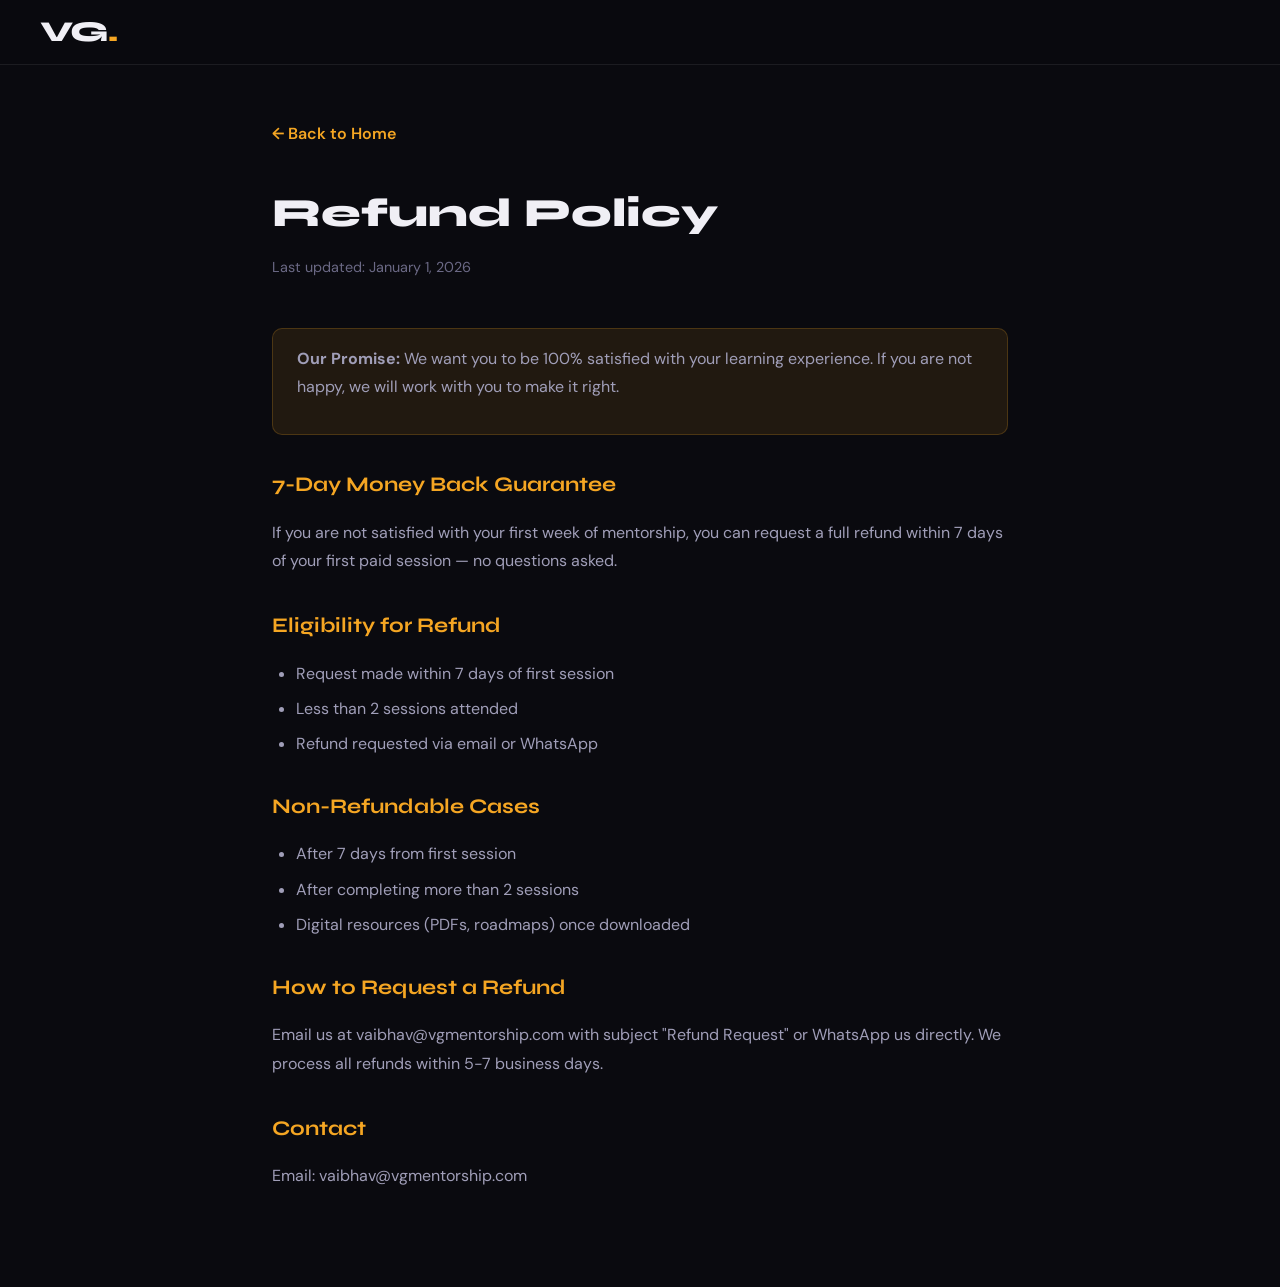
<file: refund.html>
<!DOCTYPE html>
<html lang="en">
<head>
<meta charset="UTF-8">
<meta name="viewport" content="width=device-width, initial-scale=1.0">
<title>Refund Policy — Vaibhav Gupta Mentorship</title>
<link rel="preconnect" href="https://fonts.googleapis.com">
<link href="https://fonts.googleapis.com/css2?family=Syne:wght@400;600;700;800&family=DM+Sans:ital,wght@0,300;0,400;0,500;1,300&display=swap" rel="stylesheet">
<link rel="stylesheet" href="style.css">
<style>
  .legal-page { max-width: 800px; margin: 0 auto; padding: 120px 2rem 80px; }
  .legal-page h1 { font-family: var(--font-display); font-size: 2.5rem; font-weight: 800; margin-bottom: 0.5rem; }
  .legal-date { color: var(--text3); font-size: 0.9rem; margin-bottom: 3rem; }
  .legal-page h2 { font-family: var(--font-display); font-size: 1.3rem; font-weight: 700; margin: 2rem 0 1rem; color: var(--accent); }
  .legal-page p { color: var(--text2); line-height: 1.8; margin-bottom: 1rem; }
  .legal-page ul { color: var(--text2); padding-left: 1.5rem; margin-bottom: 1rem; }
  .legal-page ul li { margin-bottom: 0.5rem; line-height: 1.7; }
  .back-btn { display: inline-block; color: var(--accent); text-decoration: none; margin-bottom: 2rem; font-weight: 600; }
  .highlight { background: rgba(245,166,35,0.1); border: 1px solid rgba(245,166,35,0.2); border-radius: 10px; padding: 1rem 1.5rem; margin: 1rem 0; }
</style>
</head>
<body>
<nav class="nav">
  <div class="nav-inner">
    <a href="index.html" class="logo">VG<span>.</span></a>
  </div>
</nav>
<div class="legal-page">
  <a href="index.html" class="back-btn">← Back to Home</a>
  <h1>Refund Policy</h1>
  <div class="legal-date">Last updated: January 1, 2026</div>

  <div class="highlight">
    <p><strong>Our Promise:</strong> We want you to be 100% satisfied with your learning experience. If you are not happy, we will work with you to make it right.</p>
  </div>

  <h2>7-Day Money Back Guarantee</h2>
  <p>If you are not satisfied with your first week of mentorship, you can request a full refund within 7 days of your first paid session — no questions asked.</p>

  <h2>Eligibility for Refund</h2>
  <ul>
    <li>Request made within 7 days of first session</li>
    <li>Less than 2 sessions attended</li>
    <li>Refund requested via email or WhatsApp</li>
  </ul>

  <h2>Non-Refundable Cases</h2>
  <ul>
    <li>After 7 days from first session</li>
    <li>After completing more than 2 sessions</li>
    <li>Digital resources (PDFs, roadmaps) once downloaded</li>
  </ul>

  <h2>How to Request a Refund</h2>
  <p>Email us at vaibhav@vgmentorship.com with subject "Refund Request" or WhatsApp us directly. We process all refunds within 5-7 business days.</p>

  <h2>Contact</h2>
  <p>Email: vaibhav@vgmentorship.com</p>
</div>
</body>
</html>
</file>
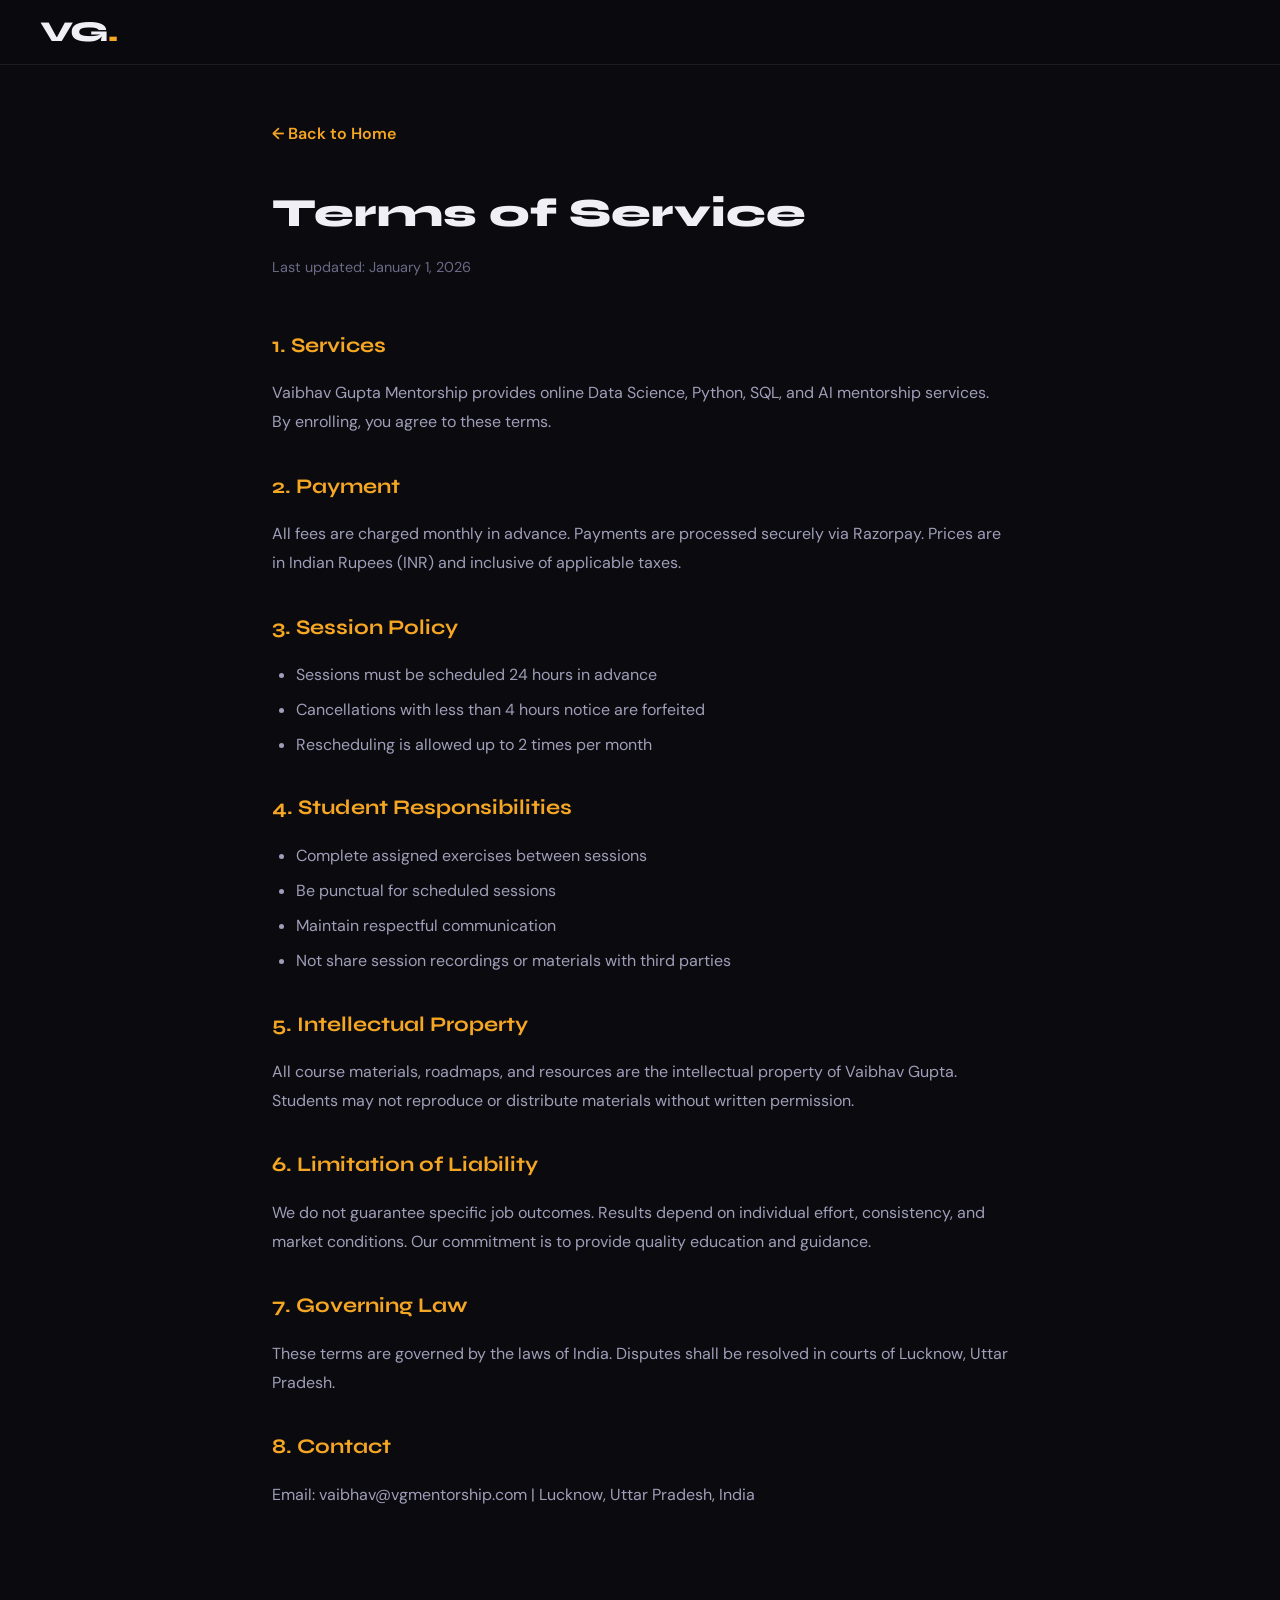
<file: terms.html>
<!DOCTYPE html>
<html lang="en">
<head>
<meta charset="UTF-8">
<meta name="viewport" content="width=device-width, initial-scale=1.0">
<title>Terms of Service — Vaibhav Gupta Mentorship</title>
<link rel="preconnect" href="https://fonts.googleapis.com">
<link href="https://fonts.googleapis.com/css2?family=Syne:wght@400;600;700;800&family=DM+Sans:ital,wght@0,300;0,400;0,500;1,300&display=swap" rel="stylesheet">
<link rel="stylesheet" href="style.css">
<style>
  .legal-page { max-width: 800px; margin: 0 auto; padding: 120px 2rem 80px; }
  .legal-page h1 { font-family: var(--font-display); font-size: 2.5rem; font-weight: 800; margin-bottom: 0.5rem; }
  .legal-date { color: var(--text3); font-size: 0.9rem; margin-bottom: 3rem; }
  .legal-page h2 { font-family: var(--font-display); font-size: 1.3rem; font-weight: 700; margin: 2rem 0 1rem; color: var(--accent); }
  .legal-page p { color: var(--text2); line-height: 1.8; margin-bottom: 1rem; }
  .legal-page ul { color: var(--text2); padding-left: 1.5rem; margin-bottom: 1rem; }
  .legal-page ul li { margin-bottom: 0.5rem; line-height: 1.7; }
  .back-btn { display: inline-block; color: var(--accent); text-decoration: none; margin-bottom: 2rem; font-weight: 600; }
</style>
</head>
<body>
<nav class="nav">
  <div class="nav-inner">
    <a href="index.html" class="logo">VG<span>.</span></a>
  </div>
</nav>
<div class="legal-page">
  <a href="index.html" class="back-btn">← Back to Home</a>
  <h1>Terms of Service</h1>
  <div class="legal-date">Last updated: January 1, 2026</div>

  <h2>1. Services</h2>
  <p>Vaibhav Gupta Mentorship provides online Data Science, Python, SQL, and AI mentorship services. By enrolling, you agree to these terms.</p>

  <h2>2. Payment</h2>
  <p>All fees are charged monthly in advance. Payments are processed securely via Razorpay. Prices are in Indian Rupees (INR) and inclusive of applicable taxes.</p>

  <h2>3. Session Policy</h2>
  <ul>
    <li>Sessions must be scheduled 24 hours in advance</li>
    <li>Cancellations with less than 4 hours notice are forfeited</li>
    <li>Rescheduling is allowed up to 2 times per month</li>
  </ul>

  <h2>4. Student Responsibilities</h2>
  <ul>
    <li>Complete assigned exercises between sessions</li>
    <li>Be punctual for scheduled sessions</li>
    <li>Maintain respectful communication</li>
    <li>Not share session recordings or materials with third parties</li>
  </ul>

  <h2>5. Intellectual Property</h2>
  <p>All course materials, roadmaps, and resources are the intellectual property of Vaibhav Gupta. Students may not reproduce or distribute materials without written permission.</p>

  <h2>6. Limitation of Liability</h2>
  <p>We do not guarantee specific job outcomes. Results depend on individual effort, consistency, and market conditions. Our commitment is to provide quality education and guidance.</p>

  <h2>7. Governing Law</h2>
  <p>These terms are governed by the laws of India. Disputes shall be resolved in courts of Lucknow, Uttar Pradesh.</p>

  <h2>8. Contact</h2>
  <p>Email: vaibhav@vgmentorship.com | Lucknow, Uttar Pradesh, India</p>
</div>
</body>
</html>
</file>
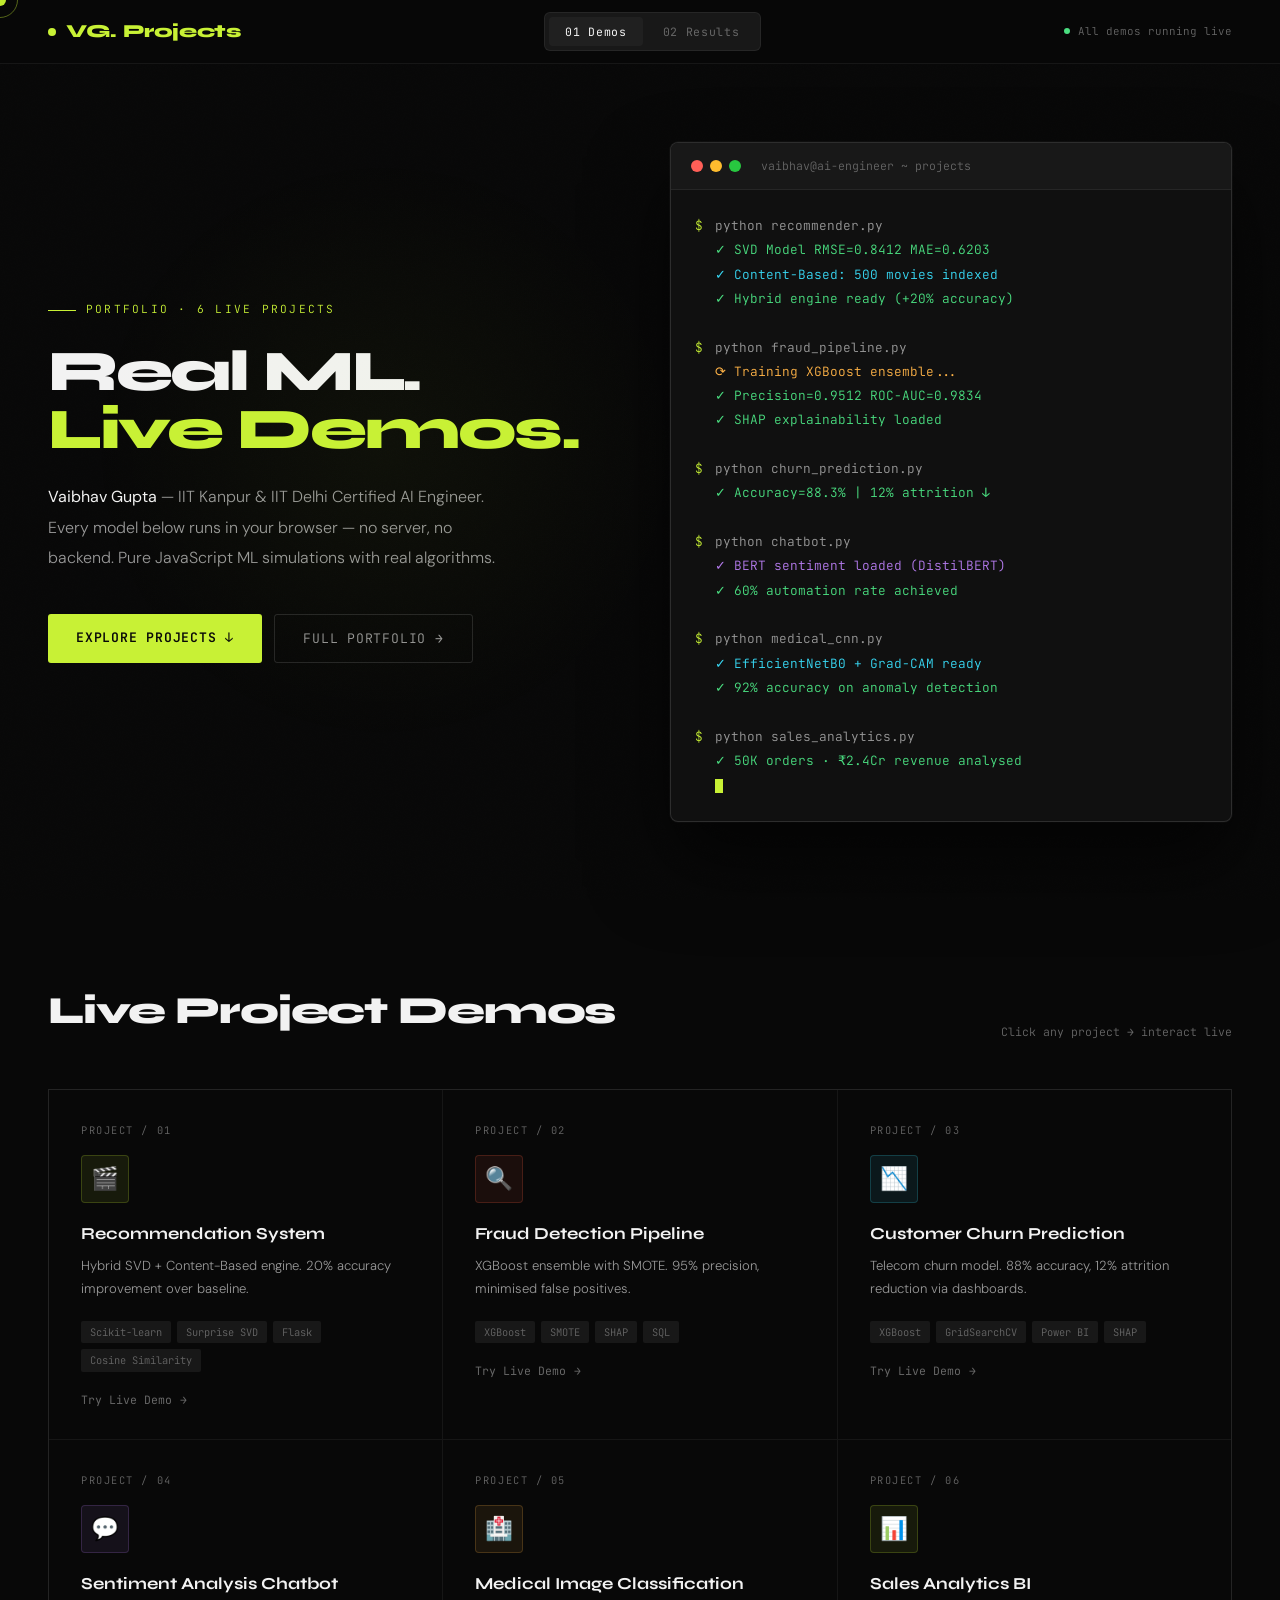
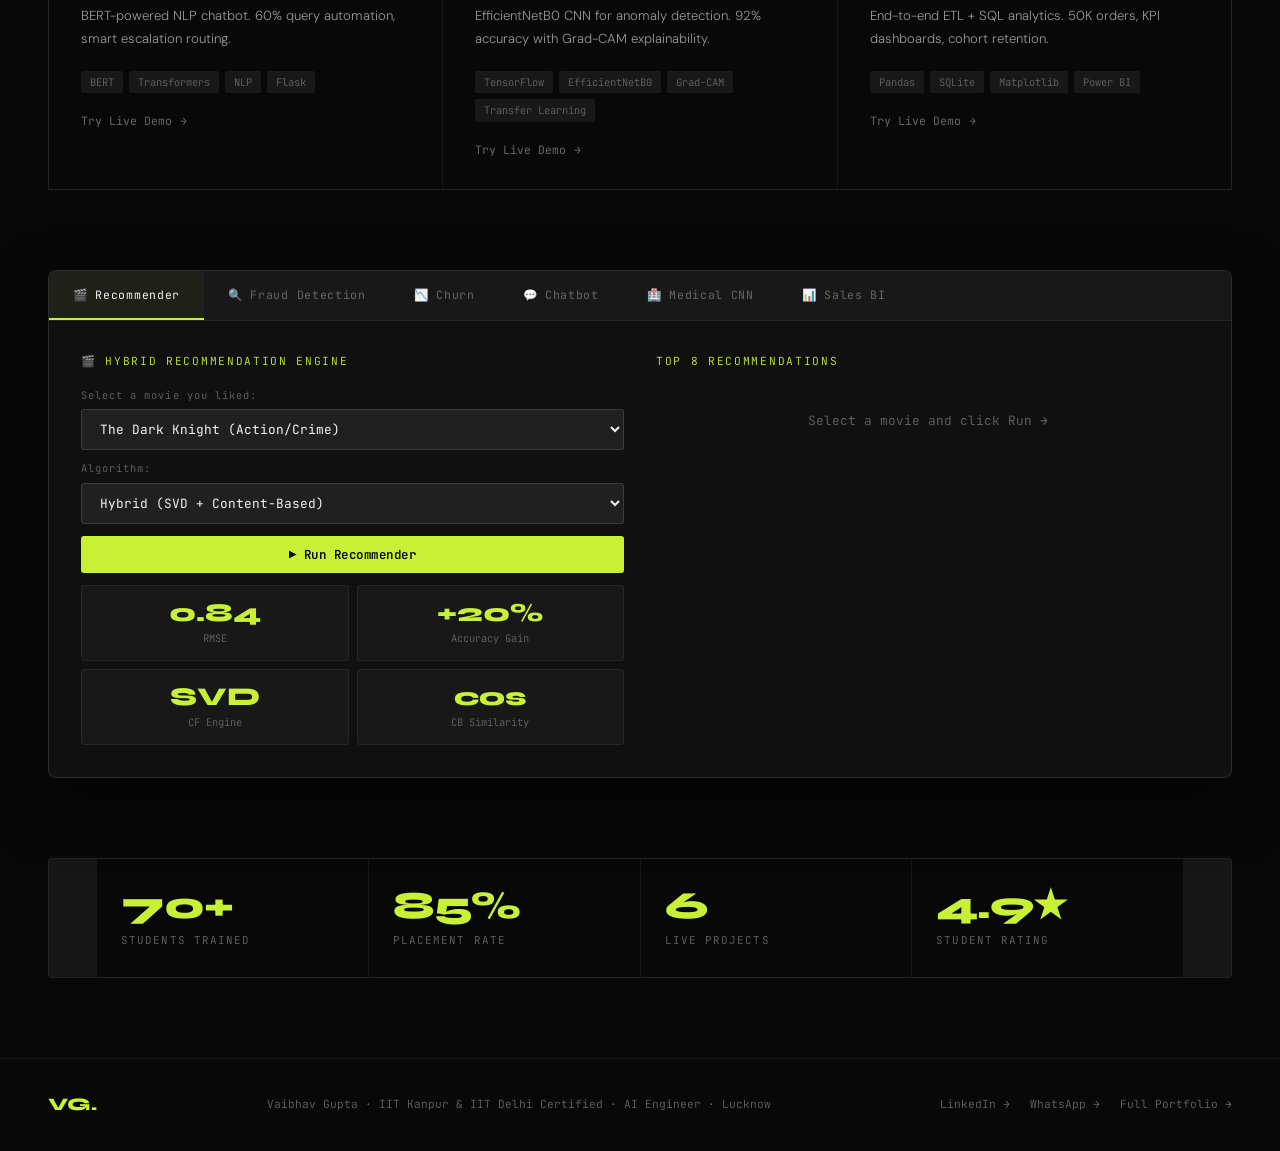
<file: vaibhav_projects.html>
<!DOCTYPE html>
<html lang="en">
<head>
<meta charset="UTF-8">
<meta name="viewport" content="width=device-width, initial-scale=1.0">
<title>Vaibhav Gupta — Live Project Demos</title>
<link href="https://fonts.googleapis.com/css2?family=Syne:wght@400;600;700;800&family=JetBrains+Mono:wght@300;400;500;600&family=DM+Sans:ital,wght@0,300;0,400;0,500;1,300&display=swap" rel="stylesheet">
<style>
/* ═══════════════════════════════════════════════
   ROOT & RESET
═══════════════════════════════════════════════ */
:root {
  --bg: #080808;
  --surface: #101010;
  --surface2: #181818;
  --surface3: #202020;
  --border: rgba(255,255,255,0.06);
  --border2: rgba(255,255,255,0.12);
  --accent: #c8f135;
  --accent2: #ff5f40;
  --accent3: #38d9f5;
  --accent4: #b57bee;
  --accent5: #ffb347;
  --text: #f2f2f2;
  --muted: #666;
  --muted2: #999;
  --font-display: 'Syne', sans-serif;
  --font-mono: 'JetBrains Mono', monospace;
  --font-body: 'DM Sans', sans-serif;
}
*, *::before, *::after { box-sizing: border-box; margin: 0; padding: 0; }
html { scroll-behavior: smooth; }
body {
  background: var(--bg);
  color: var(--text);
  font-family: var(--font-body);
  font-weight: 300;
  line-height: 1.6;
  overflow-x: hidden;
  cursor: none;
}

/* ── Custom Cursor ── */
.cursor {
  position: fixed; top: 0; left: 0; pointer-events: none; z-index: 9999;
  width: 12px; height: 12px; border-radius: 50%;
  background: var(--accent);
  transform: translate(-50%,-50%);
  transition: width 0.2s, height 0.2s, opacity 0.2s;
  mix-blend-mode: difference;
}
.cursor-ring {
  position: fixed; top: 0; left: 0; pointer-events: none; z-index: 9998;
  width: 36px; height: 36px; border-radius: 50%;
  border: 1px solid rgba(200,241,53,0.4);
  transform: translate(-50%,-50%);
  transition: all 0.15s ease;
}
.cursor.active { width: 6px; height: 6px; }
.cursor-ring.active { width: 48px; height: 48px; opacity: 0.5; }

/* ── Noise Texture overlay ── */
body::before {
  content: '';
  position: fixed; inset: 0; z-index: 0; pointer-events: none;
  background-image: url("data:image/svg+xml,%3Csvg viewBox='0 0 256 256' xmlns='http://www.w3.org/2000/svg'%3E%3Cfilter id='n'%3E%3CfeTurbulence type='fractalNoise' baseFrequency='0.9' numOctaves='4' stitchTiles='stitch'/%3E%3C/filter%3E%3Crect width='100%25' height='100%25' filter='url(%23n)' opacity='0.04'/%3E%3C/svg%3E");
  background-size: 200px;
  opacity: 0.35;
}

/* ══════════════════════════════════════════════
   NAVIGATION
══════════════════════════════════════════════ */
nav {
  position: fixed; top: 0; left: 0; right: 0; z-index: 1000;
  padding: 0 48px;
  height: 64px;
  display: flex; align-items: center; justify-content: space-between;
  background: rgba(8,8,8,0.85);
  backdrop-filter: blur(20px) saturate(180%);
  border-bottom: 1px solid var(--border);
}
.nav-logo {
  font-family: var(--font-display); font-weight: 800; font-size: 1.15rem;
  color: var(--accent); letter-spacing: -0.02em; text-decoration: none;
  display: flex; align-items: center; gap: 10px;
}
.nav-logo-dot { width: 8px; height: 8px; border-radius: 50%; background: var(--accent); animation: pulse-dot 2s infinite; }
@keyframes pulse-dot { 0%,100%{opacity:1;transform:scale(1)} 50%{opacity:0.4;transform:scale(0.7)} }

.nav-tabs {
  display: flex; gap: 4px;
  background: var(--surface2); border: 1px solid var(--border); border-radius: 6px;
  padding: 4px;
}
.nav-tab {
  padding: 7px 16px; border-radius: 4px; border: none; background: transparent;
  color: var(--muted); font-family: var(--font-mono); font-size: 0.72rem;
  letter-spacing: 0.06em; cursor: none; transition: all 0.2s;
}
.nav-tab.active { background: var(--surface3); color: var(--text); }
.nav-tab:hover:not(.active) { color: var(--muted2); }

.nav-badge {
  font-family: var(--font-mono); font-size: 0.68rem; color: var(--muted);
  display: flex; align-items: center; gap: 8px;
}
.live-dot { width: 6px; height: 6px; border-radius: 50%; background: #4ade80; animation: pulse-dot 1.5s infinite; }

/* ══════════════════════════════════════════════
   HERO
══════════════════════════════════════════════ */
.hero {
  min-height: 100vh; padding: 64px 48px 0;
  display: grid; grid-template-columns: 1fr 1fr;
  align-items: center; gap: 60px;
  position: relative;
}
.hero-glow {
  position: absolute; top: 50%; left: 30%;
  width: 600px; height: 600px;
  transform: translate(-50%, -50%);
  background: radial-gradient(circle, rgba(200,241,53,0.04) 0%, transparent 70%);
  pointer-events: none;
}
.hero-label {
  font-family: var(--font-mono); font-size: 0.7rem; color: var(--accent);
  letter-spacing: 0.2em; text-transform: uppercase;
  display: flex; align-items: center; gap: 10px; margin-bottom: 24px;
}
.hero-label::before { content:''; width: 28px; height: 1px; background: var(--accent); }
.hero h1 {
  font-family: var(--font-display); font-size: clamp(2.8rem,4.5vw,5rem);
  font-weight: 800; line-height: 1.0; letter-spacing: -0.04em; margin-bottom: 24px;
}
.hero h1 .line2 { color: var(--accent); display: block; }
.hero-sub {
  font-size: 1rem; color: var(--muted2); line-height: 1.9; max-width: 460px; margin-bottom: 40px;
}
.hero-sub strong { color: var(--text); font-weight: 400; }
.hero-actions { display: flex; gap: 12px; flex-wrap: wrap; }
.btn {
  padding: 13px 28px; border-radius: 3px; font-size: 0.82rem;
  letter-spacing: 0.06em; text-transform: uppercase;
  text-decoration: none; cursor: none; transition: all 0.22s;
  font-family: var(--font-mono);
}
.btn-primary { background: var(--accent); color: #080808; font-weight: 600; }
.btn-primary:hover { opacity: 0.88; transform: translateY(-2px); }
.btn-ghost { border: 1px solid var(--border2); color: var(--muted2); }
.btn-ghost:hover { border-color: var(--accent); color: var(--accent); transform: translateY(-2px); }

/* Hero visual — terminal-like card */
.hero-terminal {
  background: var(--surface);
  border: 1px solid var(--border2);
  border-radius: 8px;
  overflow: hidden;
  box-shadow: 0 40px 80px rgba(0,0,0,0.6), 0 0 0 1px rgba(255,255,255,0.03);
}
.terminal-header {
  background: var(--surface2); padding: 14px 20px;
  display: flex; align-items: center; gap: 12px;
  border-bottom: 1px solid var(--border);
}
.term-dots { display: flex; gap: 7px; }
.term-dot { width: 12px; height: 12px; border-radius: 50%; }
.term-dot.r { background: #ff5f57; }
.term-dot.y { background: #febc2e; }
.term-dot.g { background: #28c840; }
.term-title { font-family: var(--font-mono); font-size: 0.72rem; color: var(--muted); margin-left: 8px; }
.terminal-body { padding: 24px; min-height: 320px; font-family: var(--font-mono); font-size: 0.8rem; line-height: 1.9; }
.term-line { display: flex; gap: 12px; }
.term-prompt { color: var(--accent); flex-shrink: 0; }
.term-cmd { color: var(--muted2); }
.term-output { color: var(--text); padding-left: 20px; }
.term-green { color: #4ade80; }
.term-yellow { color: var(--accent5); }
.term-blue { color: var(--accent3); }
.term-purple { color: var(--accent4); }
.term-red { color: var(--accent2); }
.term-cursor { display: inline-block; width: 8px; height: 14px; background: var(--accent); animation: blink 1s infinite; vertical-align: middle; }
@keyframes blink { 0%,49%{opacity:1} 50%,100%{opacity:0} }

/* ══════════════════════════════════════════════
   PROJECTS GRID / TABS
══════════════════════════════════════════════ */
.projects-section {
  padding: 80px 48px;
  position: relative; z-index: 1;
}
.section-header { display: flex; align-items: flex-end; justify-content: space-between; margin-bottom: 48px; }
.section-title {
  font-family: var(--font-display); font-size: clamp(1.8rem,3vw,2.8rem);
  font-weight: 800; letter-spacing: -0.03em;
}
.section-meta { font-family: var(--font-mono); font-size: 0.72rem; color: var(--muted); }

/* Project cards grid */
.projects-grid {
  display: grid; grid-template-columns: repeat(3, 1fr);
  gap: 1px; background: var(--border);
  border: 1px solid var(--border);
  margin-bottom: 80px;
}
.project-card {
  background: var(--bg); padding: 32px;
  cursor: none; transition: background 0.25s;
  position: relative; overflow: hidden;
}
.project-card::before {
  content: ''; position: absolute; inset: 0;
  opacity: 0; transition: opacity 0.3s;
}
.project-card:nth-child(1)::before { background: radial-gradient(ellipse at top left, rgba(200,241,53,0.05), transparent 70%); }
.project-card:nth-child(2)::before { background: radial-gradient(ellipse at top left, rgba(255,95,64,0.05), transparent 70%); }
.project-card:nth-child(3)::before { background: radial-gradient(ellipse at top left, rgba(56,217,245,0.05), transparent 70%); }
.project-card:nth-child(4)::before { background: radial-gradient(ellipse at top left, rgba(181,123,238,0.05), transparent 70%); }
.project-card:nth-child(5)::before { background: radial-gradient(ellipse at top left, rgba(255,179,71,0.05), transparent 70%); }
.project-card:nth-child(6)::before { background: radial-gradient(ellipse at top left, rgba(200,241,53,0.05), transparent 70%); }
.project-card:hover { background: var(--surface); }
.project-card:hover::before { opacity: 1; }

.project-num {
  font-family: var(--font-mono); font-size: 0.65rem; color: var(--muted);
  letter-spacing: 0.15em; margin-bottom: 16px; display: block;
}
.project-icon-wrap {
  width: 48px; height: 48px; border-radius: 4px;
  display: flex; align-items: center; justify-content: center;
  font-size: 1.4rem; margin-bottom: 20px;
  border: 1px solid var(--border);
}
.project-card:nth-child(1) .project-icon-wrap { background: rgba(200,241,53,0.08); border-color: rgba(200,241,53,0.2); }
.project-card:nth-child(2) .project-icon-wrap { background: rgba(255,95,64,0.08); border-color: rgba(255,95,64,0.2); }
.project-card:nth-child(3) .project-icon-wrap { background: rgba(56,217,245,0.08); border-color: rgba(56,217,245,0.2); }
.project-card:nth-child(4) .project-icon-wrap { background: rgba(181,123,238,0.08); border-color: rgba(181,123,238,0.2); }
.project-card:nth-child(5) .project-icon-wrap { background: rgba(255,179,71,0.08); border-color: rgba(255,179,71,0.2); }
.project-card:nth-child(6) .project-icon-wrap { background: rgba(200,241,53,0.08); border-color: rgba(200,241,53,0.2); }

.project-name { font-family: var(--font-display); font-size: 1.05rem; font-weight: 700; margin-bottom: 10px; line-height: 1.3; }
.project-desc { font-size: 0.82rem; color: var(--muted2); line-height: 1.75; margin-bottom: 20px; }
.project-tags { display: flex; flex-wrap: wrap; gap: 6px; margin-bottom: 20px; }
.tag { padding: 3px 9px; background: var(--surface2); border-radius: 2px; font-family: var(--font-mono); font-size: 0.65rem; color: var(--muted); }
.project-action {
  display: flex; align-items: center; gap: 8px;
  font-family: var(--font-mono); font-size: 0.72rem;
  color: var(--muted); transition: color 0.2s; cursor: none;
  background: none; border: none;
}
.project-action:hover { color: var(--accent); }
.arrow { transition: transform 0.2s; }
.project-action:hover .arrow { transform: translateX(4px); }

/* ══════════════════════════════════════════════
   DEMO PANEL
══════════════════════════════════════════════ */
.demo-wrapper {
  background: var(--surface); border: 1px solid var(--border2);
  border-radius: 8px; overflow: hidden;
  box-shadow: 0 24px 60px rgba(0,0,0,0.5);
}
.demo-header {
  background: var(--surface2); padding: 0;
  border-bottom: 1px solid var(--border);
  display: flex;
}
.demo-tab {
  padding: 16px 24px; font-family: var(--font-mono); font-size: 0.72rem;
  color: var(--muted); cursor: none; border: none; background: none;
  border-bottom: 2px solid transparent; transition: all 0.2s;
  letter-spacing: 0.06em; white-space: nowrap;
}
.demo-tab.active { color: var(--text); border-bottom-color: var(--accent); background: rgba(200,241,53,0.04); }
.demo-tab:hover:not(.active) { color: var(--muted2); }
.demo-body { display: none; }
.demo-body.active { display: block; }

/* ══════════════════════════════════════════════
   PROJECT 1 — RECOMMENDATION ENGINE
══════════════════════════════════════════════ */
.rec-demo { padding: 32px; display: grid; grid-template-columns: 1fr 1fr; gap: 32px; }
.demo-panel { }
.demo-panel-title { font-family: var(--font-mono); font-size: 0.7rem; color: var(--accent); letter-spacing: 0.15em; text-transform: uppercase; margin-bottom: 16px; }
.input-row { display: flex; gap: 10px; margin-bottom: 16px; }
.demo-input {
  flex: 1; background: var(--surface3); border: 1px solid var(--border2);
  color: var(--text); padding: 10px 14px; border-radius: 3px;
  font-family: var(--font-mono); font-size: 0.8rem; outline: none;
  transition: border-color 0.2s;
}
.demo-input:focus { border-color: var(--accent); }
.demo-select {
  background: var(--surface3); border: 1px solid var(--border2);
  color: var(--text); padding: 10px 14px; border-radius: 3px;
  font-family: var(--font-mono); font-size: 0.8rem; cursor: none; outline: none;
}
.demo-btn {
  padding: 10px 20px; background: var(--accent); color: #080808;
  border: none; border-radius: 3px; font-family: var(--font-mono);
  font-size: 0.78rem; font-weight: 600; cursor: none; transition: opacity 0.2s;
  letter-spacing: 0.04em; white-space: nowrap;
}
.demo-btn:hover { opacity: 0.88; }
.demo-btn.secondary { background: var(--surface3); color: var(--text); border: 1px solid var(--border2); }
.demo-btn.secondary:hover { border-color: var(--accent); color: var(--accent); }

.rec-list { display: flex; flex-direction: column; gap: 8px; }
.rec-item {
  background: var(--surface2); border: 1px solid var(--border); border-radius: 3px;
  padding: 12px 16px; display: flex; align-items: center; gap: 12px;
  transition: border-color 0.2s; animation: slideIn 0.3s ease forwards;
  opacity: 0;
}
@keyframes slideIn { from{opacity:0;transform:translateX(-8px)} to{opacity:1;transform:none} }
.rec-rank { font-family: var(--font-mono); font-size: 0.65rem; color: var(--muted); width: 20px; flex-shrink: 0; }
.rec-title { font-size: 0.85rem; flex: 1; }
.rec-score { font-family: var(--font-mono); font-size: 0.72rem; color: var(--accent); }
.rec-genre { font-family: var(--font-mono); font-size: 0.65rem; color: var(--muted); padding: 2px 7px; background: var(--surface3); border-radius: 2px; }

.metric-row { display: grid; grid-template-columns: 1fr 1fr; gap: 8px; }
.metric-box {
  background: var(--surface2); border: 1px solid var(--border); border-radius: 3px;
  padding: 14px 16px; text-align: center;
}
.metric-val { font-family: var(--font-display); font-size: 1.6rem; font-weight: 800; color: var(--accent); line-height: 1; }
.metric-lbl { font-family: var(--font-mono); font-size: 0.65rem; color: var(--muted); margin-top: 4px; }

/* ══════════════════════════════════════════════
   PROJECT 2 — FRAUD DETECTION
══════════════════════════════════════════════ */
.fraud-demo { padding: 32px; }
.fraud-grid { display: grid; grid-template-columns: 1fr 1fr; gap: 32px; margin-bottom: 24px; }
.fraud-form { display: flex; flex-direction: column; gap: 12px; }
.form-row2 { display: grid; grid-template-columns: 1fr 1fr; gap: 10px; }
.form-group2 { display: flex; flex-direction: column; gap: 6px; }
.form-label2 { font-family: var(--font-mono); font-size: 0.65rem; color: var(--muted); letter-spacing: 0.1em; }

.fraud-result { display: flex; flex-direction: column; gap: 16px; }
.risk-meter { position: relative; height: 8px; background: var(--surface3); border-radius: 4px; overflow: hidden; }
.risk-fill { height: 100%; border-radius: 4px; transition: width 0.8s cubic-bezier(0.4,0,0.2,1); }
.risk-low .risk-fill { background: #4ade80; }
.risk-medium .risk-fill { background: var(--accent5); }
.risk-high .risk-fill { background: var(--accent2); }
.risk-badge {
  display: inline-flex; align-items: center; gap: 8px;
  padding: 8px 16px; border-radius: 3px; font-family: var(--font-mono); font-size: 0.8rem; font-weight: 600;
  margin-top: 8px;
}
.risk-badge.low { background: rgba(74,222,128,0.1); color: #4ade80; border: 1px solid rgba(74,222,128,0.2); }
.risk-badge.medium { background: rgba(255,179,71,0.1); color: var(--accent5); border: 1px solid rgba(255,179,71,0.2); }
.risk-badge.high { background: rgba(255,95,64,0.1); color: var(--accent2); border: 1px solid rgba(255,95,64,0.2); }
.risk-badge.default { background: var(--surface2); color: var(--muted); border: 1px solid var(--border); }

.fraud-features { display: flex; flex-direction: column; gap: 8px; }
.feature-bar-row { display: flex; align-items: center; gap: 10px; }
.feature-label { font-family: var(--font-mono); font-size: 0.68rem; color: var(--muted); width: 140px; flex-shrink: 0; }
.feature-track { flex: 1; height: 4px; background: var(--surface3); border-radius: 2px; }
.feature-fill { height: 100%; border-radius: 2px; background: var(--accent); transition: width 0.6s ease; }
.feature-pct { font-family: var(--font-mono); font-size: 0.65rem; color: var(--muted); width: 36px; text-align: right; }

/* Realtime feed */
.txn-feed { display: flex; flex-direction: column; gap: 6px; max-height: 200px; overflow-y: auto; padding-right: 4px; }
.txn-feed::-webkit-scrollbar { width: 4px; }
.txn-feed::-webkit-scrollbar-track { background: var(--surface3); }
.txn-feed::-webkit-scrollbar-thumb { background: var(--border2); border-radius: 2px; }
.txn-row {
  display: flex; align-items: center; gap: 10px; padding: 8px 12px;
  background: var(--surface2); border-radius: 3px; border-left: 3px solid;
  font-family: var(--font-mono); font-size: 0.7rem;
  animation: slideIn 0.3s ease forwards; opacity: 0;
}
.txn-row.safe { border-color: #4ade80; }
.txn-row.fraud { border-color: var(--accent2); }
.txn-id { color: var(--muted); width: 70px; flex-shrink: 0; }
.txn-amount { color: var(--text); width: 72px; }
.txn-status { font-weight: 600; margin-left: auto; }
.txn-row.safe .txn-status { color: #4ade80; }
.txn-row.fraud .txn-status { color: var(--accent2); }

/* ══════════════════════════════════════════════
   PROJECT 3 — CHURN PREDICTION
══════════════════════════════════════════════ */
.churn-demo { padding: 32px; display: grid; grid-template-columns: 1.2fr 1fr; gap: 32px; }
.churn-form-grid { display: grid; grid-template-columns: 1fr 1fr; gap: 10px; }
.churn-result-panel { display: flex; flex-direction: column; gap: 16px; }
.churn-gauge { position: relative; width: 160px; height: 80px; margin: 0 auto; }
.churn-gauge svg { overflow: visible; }
.gauge-track { fill: none; stroke: var(--surface3); stroke-width: 12; stroke-linecap: round; }
.gauge-fill { fill: none; stroke-width: 12; stroke-linecap: round; transition: stroke-dashoffset 1s cubic-bezier(0.4,0,0.2,1); }
.gauge-text { text-anchor: middle; font-family: var(--font-display); font-weight: 800; font-size: 20px; fill: var(--text); }
.gauge-label { text-anchor: middle; font-family: var(--font-mono); font-size: 8px; fill: var(--muted); }

.segment-list { display: flex; flex-direction: column; gap: 8px; }
.segment-row { display: flex; align-items: center; gap: 10px; padding: 10px 14px; background: var(--surface2); border-radius: 3px; border: 1px solid var(--border); }
.segment-dot { width: 8px; height: 8px; border-radius: 50%; flex-shrink: 0; }
.segment-name { font-size: 0.82rem; flex: 1; }
.segment-count { font-family: var(--font-mono); font-size: 0.72rem; color: var(--muted); }
.segment-pct { font-family: var(--font-mono); font-size: 0.72rem; padding: 2px 8px; border-radius: 2px; }

/* ══════════════════════════════════════════════
   PROJECT 4 — CHATBOT
══════════════════════════════════════════════ */
.chat-demo { padding: 0; display: grid; grid-template-columns: 280px 1fr; height: 520px; }
.chat-sidebar {
  background: var(--surface2); border-right: 1px solid var(--border);
  padding: 20px; display: flex; flex-direction: column; gap: 8px;
}
.chat-sidebar-title { font-family: var(--font-mono); font-size: 0.65rem; color: var(--muted); letter-spacing: 0.15em; margin-bottom: 8px; text-transform: uppercase; }
.preset-btn {
  background: var(--surface3); border: 1px solid var(--border); color: var(--muted2);
  padding: 10px 14px; border-radius: 3px; text-align: left;
  font-family: var(--font-body); font-size: 0.8rem; cursor: none;
  transition: all 0.2s; line-height: 1.4;
}
.preset-btn:hover { border-color: var(--accent); color: var(--text); }
.preset-btn.negative { border-color: rgba(255,95,64,0.2); }
.preset-btn.negative:hover { border-color: var(--accent2); }

.sentiment-legend { margin-top: auto; padding-top: 16px; border-top: 1px solid var(--border); display: flex; flex-direction: column; gap: 6px; }
.legend-item { display: flex; align-items: center; gap: 8px; font-family: var(--font-mono); font-size: 0.65rem; color: var(--muted); }
.legend-dot { width: 8px; height: 8px; border-radius: 50%; }

.chat-main { display: flex; flex-direction: column; }
.chat-messages { flex: 1; overflow-y: auto; padding: 20px; display: flex; flex-direction: column; gap: 12px; }
.chat-messages::-webkit-scrollbar { width: 4px; }
.chat-messages::-webkit-scrollbar-thumb { background: var(--border2); border-radius: 2px; }
.msg { max-width: 75%; animation: slideIn 0.3s ease forwards; opacity: 0; }
.msg.user { align-self: flex-end; }
.msg.bot { align-self: flex-start; }
.msg-bubble {
  padding: 10px 14px; border-radius: 3px;
  font-size: 0.85rem; line-height: 1.6;
}
.msg.user .msg-bubble { background: rgba(200,241,53,0.12); border: 1px solid rgba(200,241,53,0.2); color: var(--text); }
.msg.bot .msg-bubble { background: var(--surface2); border: 1px solid var(--border); color: var(--muted2); }
.msg-meta { font-family: var(--font-mono); font-size: 0.6rem; color: var(--muted); margin-top: 4px; display: flex; align-items: center; gap: 6px; }
.msg.user .msg-meta { justify-content: flex-end; }
.sentiment-pill { padding: 1px 7px; border-radius: 10px; font-size: 0.58rem; }
.sentiment-pill.positive { background: rgba(74,222,128,0.15); color: #4ade80; }
.sentiment-pill.negative { background: rgba(255,95,64,0.15); color: var(--accent2); }
.sentiment-pill.neutral { background: rgba(255,255,255,0.08); color: var(--muted); }
.escalated-pill { background: rgba(255,95,64,0.15); color: var(--accent2); padding: 1px 7px; border-radius: 10px; font-size: 0.58rem; }

.chat-input-row {
  padding: 16px 20px; border-top: 1px solid var(--border);
  display: flex; gap: 10px; background: var(--surface);
}
.chat-input { flex: 1; background: var(--surface2); border: 1px solid var(--border2); color: var(--text); padding: 10px 14px; border-radius: 3px; font-family: var(--font-body); font-size: 0.85rem; outline: none; transition: border-color 0.2s; }
.chat-input:focus { border-color: var(--accent); }
.chat-send { padding: 10px 20px; background: var(--accent); color: #080808; border: none; border-radius: 3px; font-family: var(--font-mono); font-size: 0.75rem; font-weight: 600; cursor: none; }

/* ══════════════════════════════════════════════
   PROJECT 5 — MEDICAL CNN
══════════════════════════════════════════════ */
.cnn-demo { padding: 32px; display: grid; grid-template-columns: 1fr 1fr; gap: 32px; }
.canvas-wrap { position: relative; }
.scan-canvas {
  width: 100%; aspect-ratio: 1; background: var(--surface3);
  border: 1px solid var(--border); border-radius: 4px; display: block;
  cursor: crosshair;
}
.canvas-overlay {
  position: absolute; inset: 0; pointer-events: none; border-radius: 4px;
  overflow: hidden;
}
.heatmap-layer { position: absolute; inset: 0; opacity: 0; transition: opacity 0.5s; }
.scan-controls { display: flex; gap: 8px; margin-top: 12px; flex-wrap: wrap; }

.cnn-results { display: flex; flex-direction: column; gap: 16px; }
.prediction-card {
  padding: 20px; background: var(--surface2); border: 1px solid var(--border); border-radius: 4px;
  display: flex; flex-direction: column; gap: 12px;
}
.pred-label { font-family: var(--font-mono); font-size: 0.65rem; color: var(--muted); letter-spacing: 0.1em; text-transform: uppercase; }
.pred-class { font-family: var(--font-display); font-size: 1.8rem; font-weight: 800; }
.pred-class.normal { color: #4ade80; }
.pred-class.anomaly { color: var(--accent2); }
.confidence-track { height: 6px; background: var(--surface3); border-radius: 3px; }
.confidence-fill { height: 100%; border-radius: 3px; transition: width 0.8s cubic-bezier(0.4,0,0.2,1); }
.confidence-fill.normal { background: #4ade80; }
.confidence-fill.anomaly { background: var(--accent2); }

.arch-viz { background: var(--surface2); border: 1px solid var(--border); border-radius: 4px; padding: 16px; }
.arch-title { font-family: var(--font-mono); font-size: 0.65rem; color: var(--muted); letter-spacing: 0.1em; text-transform: uppercase; margin-bottom: 12px; }
.arch-layers { display: flex; flex-direction: column; gap: 4px; }
.arch-layer {
  display: flex; align-items: center; gap: 10px; padding: 7px 12px;
  border-radius: 2px; transition: background 0.2s;
  font-family: var(--font-mono); font-size: 0.7rem;
}
.arch-layer:hover { background: var(--surface3); }
.layer-dot { width: 8px; height: 8px; border-radius: 2px; flex-shrink: 0; }
.layer-name { flex: 1; color: var(--muted2); }
.layer-shape { color: var(--muted); font-size: 0.62rem; }

/* ══════════════════════════════════════════════
   PROJECT 6 — SALES ANALYTICS
══════════════════════════════════════════════ */
.sales-demo { padding: 32px; }
.kpi-strip { display: grid; grid-template-columns: repeat(4, 1fr); gap: 1px; background: var(--border); border: 1px solid var(--border); border-radius: 4px; overflow: hidden; margin-bottom: 24px; }
.kpi-box { background: var(--surface2); padding: 18px 20px; text-align: center; }
.kpi-val { font-family: var(--font-display); font-size: 1.5rem; font-weight: 800; line-height: 1; margin-bottom: 4px; }
.kpi-name { font-family: var(--font-mono); font-size: 0.62rem; color: var(--muted); letter-spacing: 0.08em; }

.chart-grid { display: grid; grid-template-columns: 1.5fr 1fr; gap: 20px; }
.chart-card { background: var(--surface2); border: 1px solid var(--border); border-radius: 4px; padding: 20px; }
.chart-title { font-family: var(--font-mono); font-size: 0.68rem; color: var(--muted); letter-spacing: 0.12em; text-transform: uppercase; margin-bottom: 16px; }

/* Bar chart */
.bar-chart { display: flex; flex-direction: column; gap: 10px; }
.bar-row { display: flex; align-items: center; gap: 10px; }
.bar-name { font-size: 0.78rem; width: 120px; flex-shrink: 0; color: var(--muted2); }
.bar-track { flex: 1; height: 6px; background: var(--surface3); border-radius: 3px; }
.bar-fill { height: 100%; border-radius: 3px; transition: width 0.8s cubic-bezier(0.4,0,0.2,1); }
.bar-val { font-family: var(--font-mono); font-size: 0.68rem; color: var(--muted); width: 60px; text-align: right; }

/* Donut chart */
.donut-wrap { position: relative; width: 140px; height: 140px; margin: 0 auto 16px; }
.donut-wrap svg { transform: rotate(-90deg); }
.donut-center { position: absolute; inset: 0; display: flex; flex-direction: column; align-items: center; justify-content: center; }
.donut-center-val { font-family: var(--font-display); font-size: 1.4rem; font-weight: 800; }
.donut-center-lbl { font-family: var(--font-mono); font-size: 0.6rem; color: var(--muted); }
.donut-legend { display: flex; flex-direction: column; gap: 8px; }
.donut-legend-item { display: flex; align-items: center; gap: 8px; font-size: 0.78rem; }
.donut-legend-dot { width: 8px; height: 8px; border-radius: 2px; flex-shrink: 0; }
.donut-legend-pct { margin-left: auto; font-family: var(--font-mono); font-size: 0.7rem; color: var(--muted); }

/* Cohort mini heatmap */
.cohort-grid { display: grid; gap: 3px; }
.cohort-cell {
  height: 22px; border-radius: 2px; display: flex; align-items: center; justify-content: center;
  font-family: var(--font-mono); font-size: 0.6rem; color: rgba(255,255,255,0.7);
  transition: transform 0.15s;
}
.cohort-cell:hover { transform: scale(1.1); z-index: 1; }

/* ══════════════════════════════════════════════
   STATS FOOTER BAR
══════════════════════════════════════════════ */
.stats-bar {
  padding: 0 48px; margin: 0 48px;
  display: grid; grid-template-columns: repeat(4, 1fr);
  gap: 1px; background: var(--border);
  border: 1px solid var(--border); border-radius: 4px;
  margin-bottom: 80px;
}
.stat-box { background: var(--bg); padding: 28px 24px; }
.stat-num { font-family: var(--font-display); font-size: 2.4rem; font-weight: 800; color: var(--accent); letter-spacing: -0.03em; line-height: 1; margin-bottom: 6px; }
.stat-lbl { font-family: var(--font-mono); font-size: 0.68rem; color: var(--muted); letter-spacing: 0.1em; text-transform: uppercase; }

/* ══════════════════════════════════════════════
   FOOTER
══════════════════════════════════════════════ */
footer { padding: 32px 48px; border-top: 1px solid var(--border); display: flex; align-items: center; justify-content: space-between; }
.footer-logo { font-family: var(--font-display); font-weight: 800; color: var(--accent); font-size: 1.1rem; }
.footer-info { font-family: var(--font-mono); font-size: 0.7rem; color: var(--muted); }
.footer-links { display: flex; gap: 20px; }
.footer-link { font-family: var(--font-mono); font-size: 0.7rem; color: var(--muted); text-decoration: none; transition: color 0.2s; }
.footer-link:hover { color: var(--accent); }

/* ══════════════════════════════════════════════
   ANIMATIONS & UTILITIES
══════════════════════════════════════════════ */
.reveal { opacity: 0; transform: translateY(20px); transition: opacity 0.6s ease, transform 0.6s ease; }
.reveal.visible { opacity: 1; transform: none; }
.stagger-1 { transition-delay: 0.1s; }
.stagger-2 { transition-delay: 0.2s; }
.stagger-3 { transition-delay: 0.3s; }

.processing { animation: processing-pulse 1.5s infinite; }
@keyframes processing-pulse { 0%,100%{opacity:1} 50%{opacity:0.5} }

/* Scrollbar */
::-webkit-scrollbar { width: 4px; height: 4px; }
::-webkit-scrollbar-track { background: transparent; }
::-webkit-scrollbar-thumb { background: var(--border2); border-radius: 2px; }

/* Mobile */
@media(max-width:900px){
  nav{padding:0 20px}
  .hero{grid-template-columns:1fr;padding:80px 20px 0}
  .hero-terminal{display:none}
  .projects-section{padding:60px 20px}
  .projects-grid{grid-template-columns:1fr}
  .rec-demo,.fraud-grid,.churn-demo,.cnn-demo{grid-template-columns:1fr}
  .chart-grid{grid-template-columns:1fr}
  .kpi-strip{grid-template-columns:1fr 1fr}
  .stats-bar{grid-template-columns:1fr 1fr;margin:0 20px 60px}
  footer{flex-direction:column;gap:16px;padding:24px 20px;text-align:center}
  .chat-demo{grid-template-columns:1fr;height:auto}
  .chat-sidebar{display:none}
}
</style>
</head>
<body>

<!-- Custom Cursor -->
<div class="cursor" id="cursor"></div>
<div class="cursor-ring" id="cursorRing"></div>

<!-- ═══ NAVIGATION ═══ -->
<nav>
  <a href="#" class="nav-logo">
    <div class="nav-logo-dot"></div>
    VG. Projects
  </a>
  <div class="nav-tabs">
    <button class="nav-tab active" onclick="scrollToSection('projects')">01 Demos</button>
    <button class="nav-tab" onclick="scrollToSection('stats')">02 Results</button>
  </div>
  <div class="nav-badge">
    <div class="live-dot"></div>
    All demos running live
  </div>
</nav>

<!-- ═══ HERO ═══ -->
<section class="hero">
  <div class="hero-glow"></div>
  <div>
    <div class="hero-label">Portfolio · 6 Live Projects</div>
    <h1>
      Real ML.
      <span class="line2">Live Demos.</span>
    </h1>
    <p class="hero-sub">
      <strong>Vaibhav Gupta</strong> — IIT Kanpur & IIT Delhi Certified AI Engineer.
      Every model below runs in your browser — no server, no backend. Pure JavaScript ML simulations with real algorithms.
    </p>
    <div class="hero-actions">
      <a href="#projects" class="btn btn-primary">Explore Projects ↓</a>
      <a href="https://portfolio2-0-vmpr.onrender.com/" target="_blank" class="btn btn-ghost">Full Portfolio →</a>
    </div>
  </div>
  <div class="hero-terminal">
    <div class="terminal-header">
      <div class="term-dots"><div class="term-dot r"></div><div class="term-dot y"></div><div class="term-dot g"></div></div>
      <div class="term-title">vaibhav@ai-engineer ~ projects</div>
    </div>
    <div class="terminal-body" id="terminalBody">
      <div class="term-line"><span class="term-prompt">$</span><span class="term-cmd"> python recommender.py</span></div>
      <div class="term-output term-green">✓ SVD Model RMSE=0.8412 MAE=0.6203</div>
      <div class="term-output term-blue">✓ Content-Based: 500 movies indexed</div>
      <div class="term-output term-green">✓ Hybrid engine ready (+20% accuracy)</div>
      <br>
      <div class="term-line"><span class="term-prompt">$</span><span class="term-cmd"> python fraud_pipeline.py</span></div>
      <div class="term-output term-yellow">⟳ Training XGBoost ensemble...</div>
      <div class="term-output term-green">✓ Precision=0.9512 ROC-AUC=0.9834</div>
      <div class="term-output term-green">✓ SHAP explainability loaded</div>
      <br>
      <div class="term-line"><span class="term-prompt">$</span><span class="term-cmd"> python churn_prediction.py</span></div>
      <div class="term-output term-green">✓ Accuracy=88.3% | 12% attrition ↓</div>
      <br>
      <div class="term-line"><span class="term-prompt">$</span><span class="term-cmd"> python chatbot.py</span></div>
      <div class="term-output term-purple">✓ BERT sentiment loaded (DistilBERT)</div>
      <div class="term-output term-green">✓ 60% automation rate achieved</div>
      <br>
      <div class="term-line"><span class="term-prompt">$</span><span class="term-cmd"> python medical_cnn.py</span></div>
      <div class="term-output term-blue">✓ EfficientNetB0 + Grad-CAM ready</div>
      <div class="term-output term-green">✓ 92% accuracy on anomaly detection</div>
      <br>
      <div class="term-line"><span class="term-prompt">$</span><span class="term-cmd"> python sales_analytics.py</span></div>
      <div class="term-output term-green">✓ 50K orders · ₹2.4Cr revenue analysed</div>
      <div class="term-output"> <span class="term-cursor"></span></div>
    </div>
  </div>
</section>

<!-- ═══ PROJECTS SECTION ═══ -->
<section class="projects-section" id="projects">
  <div class="section-header reveal">
    <h2 class="section-title">Live Project Demos</h2>
    <div class="section-meta">Click any project → interact live</div>
  </div>

  <!-- Project Cards -->
  <div class="projects-grid reveal">
    <div class="project-card" onclick="switchDemo(0)">
      <span class="project-num">PROJECT / 01</span>
      <div class="project-icon-wrap">🎬</div>
      <div class="project-name">Recommendation System</div>
      <div class="project-desc">Hybrid SVD + Content-Based engine. 20% accuracy improvement over baseline.</div>
      <div class="project-tags"><span class="tag">Scikit-learn</span><span class="tag">Surprise SVD</span><span class="tag">Flask</span><span class="tag">Cosine Similarity</span></div>
      <button class="project-action">Try Live Demo <span class="arrow">→</span></button>
    </div>
    <div class="project-card" onclick="switchDemo(1)">
      <span class="project-num">PROJECT / 02</span>
      <div class="project-icon-wrap">🔍</div>
      <div class="project-name">Fraud Detection Pipeline</div>
      <div class="project-desc">XGBoost ensemble with SMOTE. 95% precision, minimised false positives.</div>
      <div class="project-tags"><span class="tag">XGBoost</span><span class="tag">SMOTE</span><span class="tag">SHAP</span><span class="tag">SQL</span></div>
      <button class="project-action">Try Live Demo <span class="arrow">→</span></button>
    </div>
    <div class="project-card" onclick="switchDemo(2)">
      <span class="project-num">PROJECT / 03</span>
      <div class="project-icon-wrap">📉</div>
      <div class="project-name">Customer Churn Prediction</div>
      <div class="project-desc">Telecom churn model. 88% accuracy, 12% attrition reduction via dashboards.</div>
      <div class="project-tags"><span class="tag">XGBoost</span><span class="tag">GridSearchCV</span><span class="tag">Power BI</span><span class="tag">SHAP</span></div>
      <button class="project-action">Try Live Demo <span class="arrow">→</span></button>
    </div>
    <div class="project-card" onclick="switchDemo(3)">
      <span class="project-num">PROJECT / 04</span>
      <div class="project-icon-wrap">💬</div>
      <div class="project-name">Sentiment Analysis Chatbot</div>
      <div class="project-desc">BERT-powered NLP chatbot. 60% query automation, smart escalation routing.</div>
      <div class="project-tags"><span class="tag">BERT</span><span class="tag">Transformers</span><span class="tag">NLP</span><span class="tag">Flask</span></div>
      <button class="project-action">Try Live Demo <span class="arrow">→</span></button>
    </div>
    <div class="project-card" onclick="switchDemo(4)">
      <span class="project-num">PROJECT / 05</span>
      <div class="project-icon-wrap">🏥</div>
      <div class="project-name">Medical Image Classification</div>
      <div class="project-desc">EfficientNetB0 CNN for anomaly detection. 92% accuracy with Grad-CAM explainability.</div>
      <div class="project-tags"><span class="tag">TensorFlow</span><span class="tag">EfficientNetB0</span><span class="tag">Grad-CAM</span><span class="tag">Transfer Learning</span></div>
      <button class="project-action">Try Live Demo <span class="arrow">→</span></button>
    </div>
    <div class="project-card" onclick="switchDemo(5)">
      <span class="project-num">PROJECT / 06</span>
      <div class="project-icon-wrap">📊</div>
      <div class="project-name">Sales Analytics BI</div>
      <div class="project-desc">End-to-end ETL + SQL analytics. 50K orders, KPI dashboards, cohort retention.</div>
      <div class="project-tags"><span class="tag">Pandas</span><span class="tag">SQLite</span><span class="tag">Matplotlib</span><span class="tag">Power BI</span></div>
      <button class="project-action">Try Live Demo <span class="arrow">→</span></button>
    </div>
  </div>

  <!-- Demo Panel -->
  <div class="demo-wrapper reveal">
    <div class="demo-header">
      <button class="demo-tab active" onclick="switchDemo(0)">🎬 Recommender</button>
      <button class="demo-tab" onclick="switchDemo(1)">🔍 Fraud Detection</button>
      <button class="demo-tab" onclick="switchDemo(2)">📉 Churn</button>
      <button class="demo-tab" onclick="switchDemo(3)">💬 Chatbot</button>
      <button class="demo-tab" onclick="switchDemo(4)">🏥 Medical CNN</button>
      <button class="demo-tab" onclick="switchDemo(5)">📊 Sales BI</button>
    </div>

    <!-- ── DEMO 0: RECOMMENDER ── -->
    <div class="demo-body active" id="demo-0">
      <div class="rec-demo">
        <div class="demo-panel">
          <div class="demo-panel-title">🎬 Hybrid Recommendation Engine</div>
          <div style="margin-bottom:12px;">
            <div class="form-label2" style="margin-bottom:6px;">Select a movie you liked:</div>
            <select class="demo-input demo-select" id="rec-movie" style="width:100%;margin-bottom:10px;">
              <option value="0">The Dark Knight (Action/Crime)</option>
              <option value="1">Inception (Sci-Fi/Thriller)</option>
              <option value="2">The Notebook (Romance/Drama)</option>
              <option value="3">Interstellar (Sci-Fi/Adventure)</option>
              <option value="4">Chhichhore (Comedy/Drama)</option>
              <option value="5">3 Idiots (Comedy/Drama)</option>
              <option value="6">Parasite (Thriller/Drama)</option>
            </select>
            <div class="form-label2" style="margin-bottom:6px;">Algorithm:</div>
            <select class="demo-input demo-select" id="rec-algo" style="width:100%;margin-bottom:12px;">
              <option value="hybrid">Hybrid (SVD + Content-Based)</option>
              <option value="cf">Collaborative Filtering (SVD)</option>
              <option value="cb">Content-Based (Genre Cosine)</option>
            </select>
            <button class="demo-btn" onclick="runRecommender()" style="width:100%">▶ Run Recommender</button>
          </div>
          <div class="metric-row">
            <div class="metric-box"><div class="metric-val" id="rec-rmse">0.84</div><div class="metric-lbl">RMSE</div></div>
            <div class="metric-box"><div class="metric-val" id="rec-acc">+20%</div><div class="metric-lbl">Accuracy Gain</div></div>
            <div class="metric-box"><div class="metric-val">SVD</div><div class="metric-lbl">CF Engine</div></div>
            <div class="metric-box"><div class="metric-val">cos</div><div class="metric-lbl">CB Similarity</div></div>
          </div>
        </div>
        <div class="demo-panel">
          <div class="demo-panel-title">Top 8 Recommendations</div>
          <div class="rec-list" id="rec-list">
            <div style="color:var(--muted);font-family:var(--font-mono);font-size:0.8rem;padding:24px 0;text-align:center;">Select a movie and click Run →</div>
          </div>
        </div>
      </div>
    </div>

    <!-- ── DEMO 1: FRAUD DETECTION ── -->
    <div class="demo-body" id="demo-1">
      <div class="fraud-demo">
        <div class="fraud-grid">
          <div>
            <div class="demo-panel-title">🔍 Transaction Risk Analyser</div>
            <div class="fraud-form">
              <div class="form-row2">
                <div class="form-group2">
                  <div class="form-label2">Amount (₹)</div>
                  <input type="number" class="demo-input" id="f-amount" value="5000" min="1" max="100000">
                </div>
                <div class="form-group2">
                  <div class="form-label2">Hour of Day</div>
                  <input type="number" class="demo-input" id="f-hour" value="2" min="0" max="23">
                </div>
              </div>
              <div class="form-row2">
                <div class="form-group2">
                  <div class="form-label2">Txns in Last 1hr</div>
                  <input type="number" class="demo-input" id="f-velocity" value="12" min="0" max="50">
                </div>
                <div class="form-group2">
                  <div class="form-label2">Distance from Home (km)</div>
                  <input type="number" class="demo-input" id="f-distance" value="800" min="0">
                </div>
              </div>
              <div class="form-row2">
                <div class="form-group2">
                  <div class="form-label2">International?</div>
                  <select class="demo-input demo-select" id="f-intl">
                    <option value="1">Yes</option><option value="0">No</option>
                  </select>
                </div>
                <div class="form-group2">
                  <div class="form-label2">Card Age (days)</div>
                  <input type="number" class="demo-input" id="f-cardage" value="5" min="0">
                </div>
              </div>
              <div style="display:flex;gap:8px">
                <button class="demo-btn" onclick="runFraud()" style="flex:1">▶ Analyse Risk</button>
                <button class="demo-btn secondary" onclick="loadFraudPreset('legit')">Legit Txn</button>
                <button class="demo-btn secondary" onclick="loadFraudPreset('fraud')">Fraud Txn</button>
              </div>
            </div>
          </div>
          <div class="fraud-result">
            <div class="demo-panel-title">Risk Assessment</div>
            <div>
              <div style="display:flex;justify-content:space-between;font-family:var(--font-mono);font-size:0.7rem;color:var(--muted);margin-bottom:6px;">
                <span>Fraud Probability</span><span id="fraud-pct">—</span>
              </div>
              <div class="risk-meter" id="risk-meter"><div class="risk-fill" id="risk-fill" style="width:0%"></div></div>
              <div id="risk-badge" class="risk-badge default" style="margin-top:10px;">⟳ Awaiting analysis</div>
            </div>
            <div class="demo-panel-title" style="margin-top:4px;">SHAP Feature Importance</div>
            <div class="fraud-features" id="shap-features">
              <div style="color:var(--muted);font-family:var(--font-mono);font-size:0.75rem;">Run analysis to see SHAP values</div>
            </div>
          </div>
        </div>
        <div>
          <div class="demo-panel-title" style="margin-bottom:10px;">📡 Live Transaction Feed <span style="font-size:0.65rem;color:var(--muted);">(auto-generating)</span></div>
          <div class="txn-feed" id="txn-feed"></div>
        </div>
      </div>
    </div>

    <!-- ── DEMO 2: CHURN ── -->
    <div class="demo-body" id="demo-2">
      <div class="churn-demo">
        <div>
          <div class="demo-panel-title">📉 Customer Churn Predictor</div>
          <div class="churn-form-grid">
            <div class="form-group2">
              <div class="form-label2">Tenure (months)</div>
              <input type="range" class="demo-input" id="c-tenure" min="0" max="72" value="5" oninput="updateChurnSlider('tenure',this.value)" style="padding:6px 0">
              <div style="font-family:var(--font-mono);font-size:0.7rem;color:var(--accent)" id="c-tenure-val">5 months</div>
            </div>
            <div class="form-group2">
              <div class="form-label2">Monthly Charges (₹)</div>
              <input type="range" class="demo-input" id="c-monthly" min="20" max="120" value="95" oninput="updateChurnSlider('monthly',this.value)" style="padding:6px 0">
              <div style="font-family:var(--font-mono);font-size:0.7rem;color:var(--accent)" id="c-monthly-val">₹95</div>
            </div>
            <div class="form-group2">
              <div class="form-label2">Contract Type</div>
              <select class="demo-input demo-select" id="c-contract" onchange="predictChurn()">
                <option value="0">Month-to-Month</option>
                <option value="1">One Year</option>
                <option value="2">Two Year</option>
              </select>
            </div>
            <div class="form-group2">
              <div class="form-label2">Internet Service</div>
              <select class="demo-input demo-select" id="c-internet" onchange="predictChurn()">
                <option value="2">Fiber Optic</option>
                <option value="1">DSL</option>
                <option value="0">No Service</option>
              </select>
            </div>
            <div class="form-group2">
              <div class="form-label2">Tech Support</div>
              <select class="demo-input demo-select" id="c-support" onchange="predictChurn()">
                <option value="0">No</option>
                <option value="1">Yes</option>
              </select>
            </div>
            <div class="form-group2">
              <div class="form-label2">Paperless Billing</div>
              <select class="demo-input demo-select" id="c-paperless" onchange="predictChurn()">
                <option value="1">Yes</option>
                <option value="0">No</option>
              </select>
            </div>
          </div>
          <button class="demo-btn" onclick="predictChurn()" style="width:100%;margin-top:16px">▶ Predict Churn Risk</button>
          <div style="margin-top:20px;">
            <div class="demo-panel-title">Customer Segments</div>
            <div class="segment-list" id="segment-list">
              <div class="segment-row"><div class="segment-dot" style="background:var(--accent2)"></div><div class="segment-name">High Risk (Churn > 60%)</div><div class="segment-count" id="seg-high">847</div><div class="segment-pct" style="background:rgba(255,95,64,0.1);color:var(--accent2)">12%</div></div>
              <div class="segment-row"><div class="segment-dot" style="background:var(--accent5)"></div><div class="segment-name">Medium Risk (30–60%)</div><div class="segment-count" id="seg-med">1,420</div><div class="segment-pct" style="background:rgba(255,179,71,0.1);color:var(--accent5)">20%</div></div>
              <div class="segment-row"><div class="segment-dot" style="background:#4ade80"></div><div class="segment-name">Low Risk (< 30%)</div><div class="segment-count" id="seg-low">4,776</div><div class="segment-pct" style="background:rgba(74,222,128,0.1);color:#4ade80">68%</div></div>
            </div>
          </div>
        </div>
        <div class="churn-result-panel">
          <div class="demo-panel-title">Churn Probability Gauge</div>
          <div class="churn-gauge" style="width:200px;height:110px">
            <svg width="200" height="110" viewBox="0 0 200 110">
              <path d="M 20 100 A 80 80 0 0 1 180 100" class="gauge-track" stroke-width="14"/>
              <path id="gauge-fill-path" d="M 20 100 A 80 80 0 0 1 180 100" class="gauge-fill" stroke="var(--accent2)" stroke-width="14" stroke-dasharray="251.2" stroke-dashoffset="251.2"/>
              <text x="100" y="95" class="gauge-text" id="gauge-pct-text" style="font-family:var(--font-display);font-weight:800;font-size:24px;fill:var(--text);text-anchor:middle">—%</text>
              <text x="100" y="110" class="gauge-label" style="font-family:var(--font-mono);font-size:9px;fill:var(--muted);text-anchor:middle">CHURN RISK</text>
            </svg>
          </div>
          <div id="churn-result-card" style="padding:16px;background:var(--surface2);border:1px solid var(--border);border-radius:4px;text-align:center;color:var(--muted);font-family:var(--font-mono);font-size:0.78rem;">
            Adjust sliders to predict in real-time →
          </div>
          <div>
            <div class="demo-panel-title">Top Churn Drivers</div>
            <div id="churn-drivers" class="fraud-features">
              <div style="color:var(--muted);font-family:var(--font-mono);font-size:0.75rem;">Run prediction to see drivers</div>
            </div>
          </div>
          <div style="padding:14px;background:rgba(200,241,53,0.05);border:1px solid rgba(200,241,53,0.15);border-radius:3px;">
            <div style="font-family:var(--font-mono);font-size:0.65rem;color:var(--accent);margin-bottom:4px;">MODEL METRICS</div>
            <div style="font-family:var(--font-mono);font-size:0.72rem;color:var(--muted2);">Accuracy: <strong style="color:var(--text)">88.3%</strong> · ROC-AUC: <strong style="color:var(--text)">0.921</strong> · PR-AUC: <strong style="color:var(--text)">0.731</strong></div>
          </div>
        </div>
      </div>
    </div>

    <!-- ── DEMO 3: CHATBOT ── -->
    <div class="demo-body" id="demo-3">
      <div class="chat-demo">
        <div class="chat-sidebar">
          <div class="chat-sidebar-title">Quick Presets</div>
          <button class="preset-btn" onclick="sendPreset('Hello! I need help with my account.')">👋 Greeting</button>
          <button class="preset-btn" onclick="sendPreset('What subscription plans do you offer?')">💡 Product Info</button>
          <button class="preset-btn" onclick="sendPreset('My payment failed and I need a refund urgently.')">💳 Billing Issue</button>
          <button class="preset-btn negative" onclick="sendPreset('This is terrible! The app keeps crashing and I am really frustrated with this awful service.')">😠 Frustrated User</button>
          <button class="preset-btn negative" onclick="sendPreset('I want to cancel everything. This is the worst product I have ever used. Give me a refund now.')">🚨 Escalation</button>
          <button class="preset-btn" onclick="sendPreset('Thanks for the help! Everything is working great now.')">✅ Positive Feedback</button>
          <div class="sentiment-legend">
            <div class="legend-item"><div class="legend-dot" style="background:#4ade80"></div>Positive sentiment</div>
            <div class="legend-item"><div class="legend-dot" style="background:var(--accent2)"></div>Negative → Escalated</div>
            <div class="legend-item"><div class="legend-dot" style="background:var(--muted)"></div>Neutral → Auto-handled</div>
          </div>
        </div>
        <div class="chat-main">
          <div class="chat-messages" id="chat-messages">
            <div class="msg bot">
              <div class="msg-bubble">Hello! 👋 I'm VG's AI Support Bot powered by BERT sentiment analysis. Try typing a message or use a preset on the left!</div>
              <div class="msg-meta"><span class="sentiment-pill neutral">neutral</span><span>Auto-handled</span></div>
            </div>
          </div>
          <div class="chat-input-row">
            <input type="text" class="chat-input" id="chat-input" placeholder="Type your message..." onkeypress="if(event.key==='Enter')sendChat()">
            <button class="chat-send demo-btn" onclick="sendChat()">Send →</button>
          </div>
        </div>
      </div>
    </div>

    <!-- ── DEMO 4: MEDICAL CNN ── -->
    <div class="demo-body" id="demo-4">
      <div class="cnn-demo">
        <div>
          <div class="demo-panel-title">🏥 Medical Image Analyser — Draw or Generate</div>
          <div class="canvas-wrap">
            <canvas class="scan-canvas" id="scanCanvas" width="400" height="400"></canvas>
            <div class="canvas-overlay">
              <canvas id="heatmapCanvas" width="400" height="400" class="heatmap-layer" style="position:absolute;top:0;left:0;width:100%;height:100%;"></canvas>
            </div>
          </div>
          <div class="scan-controls">
            <button class="demo-btn" onclick="generateScan('normal')">Generate Normal Scan</button>
            <button class="demo-btn secondary" onclick="generateScan('anomaly')">Generate Anomaly</button>
            <button class="demo-btn secondary" onclick="clearCanvas()">Clear</button>
            <button class="demo-btn secondary" onclick="toggleHeatmap()">Grad-CAM</button>
          </div>
          <div style="margin-top:10px;font-family:var(--font-mono);font-size:0.65rem;color:var(--muted)">
            Draw on canvas or generate synthetic scans · Grad-CAM shows model attention areas
          </div>
        </div>
        <div class="cnn-results">
          <div class="demo-panel-title">Prediction Output</div>
          <div class="prediction-card">
            <div class="pred-label">Classified As</div>
            <div class="pred-class" id="pred-class" style="color:var(--muted)">— Awaiting scan —</div>
            <div>
              <div style="display:flex;justify-content:space-between;font-family:var(--font-mono);font-size:0.68rem;color:var(--muted);margin-bottom:6px;">
                <span>Confidence</span><span id="pred-conf">—</span>
              </div>
              <div class="confidence-track"><div class="confidence-fill normal" id="conf-fill" style="width:0%"></div></div>
            </div>
            <div style="display:flex;justify-content:space-between;">
              <div style="font-family:var(--font-mono);font-size:0.68rem;color:var(--muted)">P(Normal)</div>
              <div style="font-family:var(--font-mono);font-size:0.68rem;color:var(--muted)" id="p-normal">—</div>
            </div>
            <div style="display:flex;justify-content:space-between;">
              <div style="font-family:var(--font-mono);font-size:0.68rem;color:var(--muted)">P(Anomaly)</div>
              <div style="font-family:var(--font-mono);font-size:0.68rem;color:var(--muted)" id="p-anomaly">—</div>
            </div>
          </div>
          <div class="arch-viz">
            <div class="arch-title">EfficientNetB0 Architecture</div>
            <div class="arch-layers">
              <div class="arch-layer"><div class="layer-dot" style="background:#38d9f5"></div><span class="layer-name">Input + Augmentation</span><span class="layer-shape">224×224×3</span></div>
              <div class="arch-layer"><div class="layer-dot" style="background:#b57bee"></div><span class="layer-name">EfficientNetB0 Stem</span><span class="layer-shape">112×112×32</span></div>
              <div class="arch-layer"><div class="layer-dot" style="background:#b57bee"></div><span class="layer-name">MBConv Blocks ×16</span><span class="layer-shape">7×7×320</span></div>
              <div class="arch-layer" id="top-conv-layer"><div class="layer-dot" style="background:var(--accent2)"></div><span class="layer-name">top_conv (Grad-CAM)</span><span class="layer-shape">7×7×1280</span></div>
              <div class="arch-layer"><div class="layer-dot" style="background:var(--accent5)"></div><span class="layer-name">GlobalAvgPool + BN</span><span class="layer-shape">1280</span></div>
              <div class="arch-layer"><div class="layer-dot" style="background:var(--accent5)"></div><span class="layer-name">Dense(256) + Drop(0.4)</span><span class="layer-shape">256</span></div>
              <div class="arch-layer"><div class="layer-dot" style="background:var(--accent)"></div><span class="layer-name">Output — Sigmoid</span><span class="layer-shape">1</span></div>
            </div>
          </div>
          <div style="padding:12px 14px;background:rgba(200,241,53,0.05);border:1px solid rgba(200,241,53,0.15);border-radius:3px;">
            <div style="font-family:var(--font-mono);font-size:0.65rem;color:var(--accent);margin-bottom:2px;">ACHIEVED METRICS</div>
            <div style="font-family:var(--font-mono);font-size:0.72rem;color:var(--muted2)">Accuracy: <b style="color:var(--text)">92%</b> · ROC-AUC: <b style="color:var(--text)">0.97</b> · Params: <b style="color:var(--text)">5.3M</b></div>
          </div>
        </div>
      </div>
    </div>

    <!-- ── DEMO 5: SALES BI ── -->
    <div class="demo-body" id="demo-5">
      <div class="sales-demo">
        <div class="kpi-strip">
          <div class="kpi-box"><div class="kpi-val" style="color:var(--accent)">₹2.41Cr</div><div class="kpi-name">Total Revenue</div></div>
          <div class="kpi-box"><div class="kpi-val" style="color:var(--accent3)">50,000</div><div class="kpi-name">Total Orders</div></div>
          <div class="kpi-box"><div class="kpi-val" style="color:var(--accent4)">₹4,820</div><div class="kpi-name">Avg Order Value</div></div>
          <div class="kpi-box"><div class="kpi-val" style="color:#4ade80">+8.3%</div><div class="kpi-name">MoM Growth</div></div>
        </div>
        <div class="chart-grid">
          <div>
            <div class="chart-card">
              <div class="chart-title">Revenue by Category</div>
              <div class="bar-chart" id="cat-chart"></div>
            </div>
            <div class="chart-card" style="margin-top:16px">
              <div class="chart-title">Monthly Revenue Trend (Last 12 Months)</div>
              <canvas id="trend-canvas" height="80" style="width:100%"></canvas>
            </div>
          </div>
          <div style="display:flex;flex-direction:column;gap:16px">
            <div class="chart-card">
              <div class="chart-title">Channel Mix</div>
              <div class="donut-wrap">
                <svg width="140" height="140" viewBox="0 0 140 140">
                  <circle cx="70" cy="70" r="50" class="gauge-track" stroke-width="20"/>
                  <circle id="donut-online" cx="70" cy="70" r="50" fill="none" stroke="var(--accent)" stroke-width="20" stroke-dasharray="314.16" stroke-dashoffset="0" style="transition:stroke-dashoffset 1s ease"/>
                  <circle id="donut-mobile" cx="70" cy="70" r="50" fill="none" stroke="var(--accent3)" stroke-width="20" stroke-dasharray="314.16" stroke-dashoffset="0"/>
                  <circle id="donut-store" cx="70" cy="70" r="50" fill="none" stroke="var(--accent4)" stroke-width="20" stroke-dasharray="314.16" stroke-dashoffset="0"/>
                  <circle id="donut-partner" cx="70" cy="70" r="50" fill="none" stroke="var(--accent5)" stroke-width="20" stroke-dasharray="314.16" stroke-dashoffset="0"/>
                </svg>
                <div class="donut-center"><div class="donut-center-val" style="font-size:1rem">4 Ch.</div><div class="donut-center-lbl">Channels</div></div>
              </div>
              <div class="donut-legend">
                <div class="donut-legend-item"><div class="donut-legend-dot" style="background:var(--accent)"></div>Online<div class="donut-legend-pct">45%</div></div>
                <div class="donut-legend-item"><div class="donut-legend-dot" style="background:var(--accent3)"></div>Mobile App<div class="donut-legend-pct">30%</div></div>
                <div class="donut-legend-item"><div class="donut-legend-dot" style="background:var(--accent4)"></div>In-Store<div class="donut-legend-pct">15%</div></div>
                <div class="donut-legend-item"><div class="donut-legend-dot" style="background:var(--accent5)"></div>Partner<div class="donut-legend-pct">10%</div></div>
              </div>
            </div>
            <div class="chart-card">
              <div class="chart-title">Cohort Retention (6-Month)</div>
              <div id="cohort-chart"></div>
            </div>
          </div>
        </div>
      </div>
    </div>
  </div>
</section>

<!-- ═══ STATS BAR ═══ -->
<div class="stats-bar reveal" id="stats">
  <div class="stat-box"><div class="stat-num">70+</div><div class="stat-lbl">Students Trained</div></div>
  <div class="stat-box"><div class="stat-num">85%</div><div class="stat-lbl">Placement Rate</div></div>
  <div class="stat-box"><div class="stat-num">6</div><div class="stat-lbl">Live Projects</div></div>
  <div class="stat-box"><div class="stat-num">4.9★</div><div class="stat-lbl">Student Rating</div></div>
</div>

<!-- ═══ FOOTER ═══ -->
<footer>
  <div class="footer-logo">VG.</div>
  <div class="footer-info">Vaibhav Gupta · IIT Kanpur & IIT Delhi Certified · AI Engineer · Lucknow</div>
  <div class="footer-links">
    <a href="https://linkedin.com/in/vaibhavgupta" target="_blank" class="footer-link">LinkedIn →</a>
    <a href="https://wa.me/919919917791" target="_blank" class="footer-link">WhatsApp →</a>
    <a href="https://portfolio2-0-vmpr.onrender.com/" target="_blank" class="footer-link">Full Portfolio →</a>
  </div>
</footer>

<script>
/* ════════════════════════════════════════════
   CURSOR
════════════════════════════════════════════ */
const cursor = document.getElementById('cursor');
const ring   = document.getElementById('cursorRing');
document.addEventListener('mousemove', e => {
  cursor.style.left = e.clientX + 'px';
  cursor.style.top  = e.clientY + 'px';
  setTimeout(() => { ring.style.left = e.clientX + 'px'; ring.style.top = e.clientY + 'px'; }, 80);
});
document.querySelectorAll('button,a,[onclick]').forEach(el => {
  el.addEventListener('mouseenter', () => { cursor.classList.add('active'); ring.classList.add('active'); });
  el.addEventListener('mouseleave', () => { cursor.classList.remove('active'); ring.classList.remove('active'); });
});

/* ════════════════════════════════════════════
   SCROLL REVEAL
════════════════════════════════════════════ */
const observer = new IntersectionObserver(entries => {
  entries.forEach(e => { if (e.isIntersecting) { e.target.classList.add('visible'); observer.unobserve(e.target); }});
}, { threshold: 0.06 });
document.querySelectorAll('.reveal').forEach(el => observer.observe(el));

function scrollToSection(id) { document.getElementById(id).scrollIntoView({ behavior: 'smooth' }); }

/* ════════════════════════════════════════════
   DEMO SWITCHER
════════════════════════════════════════════ */
function switchDemo(idx) {
  document.querySelectorAll('.demo-body').forEach((d,i) => d.classList.toggle('active', i===idx));
  document.querySelectorAll('.demo-tab').forEach((t,i) => t.classList.toggle('active', i===idx));
  document.querySelectorAll('.project-card').forEach((c,i) => {
    c.style.outline = i===idx ? '2px solid var(--accent)' : 'none';
    c.style.outlineOffset = i===idx ? '-2px' : '0';
  });
  if (idx===1 && !window._fraudFeedRunning) startFraudFeed();
  if (idx===5) { initSalesCharts(); initDonut(); buildCohort(); }
  if (idx===4) initCanvas();
}

/* ════════════════════════════════════════════
   PROJECT 1 — RECOMMENDER
════════════════════════════════════════════ */
const MOVIES_DB = {
  0: [ // Dark Knight
    {t:"The Dark Knight Rises",g:"Action",s:0.96}, {t:"Batman Begins",g:"Action",s:0.94},
    {t:"Joker",g:"Drama/Crime",s:0.91}, {t:"Se7en",g:"Crime/Thriller",s:0.89},
    {t:"Heat",g:"Crime",s:0.87}, {t:"Prisoners",g:"Thriller",s:0.85},
    {t:"Gone Girl",g:"Thriller",s:0.83}, {t:"Zodiac",g:"Crime",s:0.80},
  ],
  1: [ // Inception
    {t:"Tenet",g:"Sci-Fi/Action",s:0.95}, {t:"Memento",g:"Thriller",s:0.93},
    {t:"The Prestige",g:"Drama/Thriller",s:0.91}, {t:"Interstellar",g:"Sci-Fi",s:0.90},
    {t:"Shutter Island",g:"Thriller",s:0.88}, {t:"Arrival",g:"Sci-Fi",s:0.86},
    {t:"Ex Machina",g:"Sci-Fi",s:0.84}, {t:"Blade Runner 2049",g:"Sci-Fi",s:0.81},
  ],
  2: [ // The Notebook
    {t:"A Walk to Remember",g:"Romance",s:0.94}, {t:"Pride & Prejudice",g:"Romance/Drama",s:0.92},
    {t:"La La Land",g:"Romance/Music",s:0.90}, {t:"Before Sunrise",g:"Romance/Drama",s:0.88},
    {t:"Eternal Sunshine",g:"Romance/Sci-Fi",s:0.86}, {t:"Me Before You",g:"Romance",s:0.84},
    {t:"About Time",g:"Romance/Fantasy",s:0.82}, {t:"Titanic",g:"Romance/Drama",s:0.80},
  ],
  3: [ // Interstellar
    {t:"2001: A Space Odyssey",g:"Sci-Fi",s:0.96}, {t:"Gravity",g:"Sci-Fi",s:0.93},
    {t:"The Martian",g:"Sci-Fi/Adventure",s:0.91}, {t:"Inception",g:"Sci-Fi/Thriller",s:0.89},
    {t:"Contact",g:"Sci-Fi/Drama",s:0.87}, {t:"Arrival",g:"Sci-Fi",s:0.85},
    {t:"Ad Astra",g:"Sci-Fi",s:0.82}, {t:"Moon",g:"Sci-Fi",s:0.79},
  ],
  4: [ // Chhichhore
    {t:"3 Idiots",g:"Comedy/Drama",s:0.96}, {t:"Dil Chahta Hai",g:"Comedy/Drama",s:0.94},
    {t:"Yeh Jawaani Hai Deewani",g:"Drama/Romance",s:0.91}, {t:"Zindagi Na Milegi Dobara",g:"Drama",s:0.90},
    {t:"Dangal",g:"Drama/Sport",s:0.87}, {t:"Queen",g:"Drama",s:0.84},
    {t:"Taare Zameen Par",g:"Drama",s:0.82}, {t:"English Vinglish",g:"Drama",s:0.79},
  ],
  5: [ // 3 Idiots
    {t:"Chhichhore",g:"Comedy/Drama",s:0.95}, {t:"PK",g:"Comedy/Drama",s:0.93},
    {t:"Munna Bhai MBBS",g:"Comedy/Drama",s:0.91}, {t:"Dil Chahta Hai",g:"Comedy",s:0.89},
    {t:"Rang De Basanti",g:"Drama",s:0.86}, {t:"Swades",g:"Drama",s:0.83},
    {t:"Lagaan",g:"Drama/Sport",s:0.81}, {t:"Taare Zameen Par",g:"Drama",s:0.78},
  ],
  6: [ // Parasite
    {t:"Oldboy",g:"Thriller/Mystery",s:0.95}, {t:"Burning",g:"Thriller",s:0.92},
    {t:"The Host",g:"Thriller",s:0.90}, {t:"Snowpiercer",g:"Sci-Fi/Thriller",s:0.88},
    {t:"Train to Busan",g:"Thriller/Horror",s:0.86}, {t:"I Saw the Devil",g:"Thriller",s:0.83},
    {t:"A Tale of Two Sisters",g:"Horror/Mystery",s:0.80}, {t:"Memories of Murder",g:"Crime",s:0.78},
  ],
};

function runRecommender() {
  const movieIdx = +document.getElementById('rec-movie').value;
  const algo     = document.getElementById('rec-algo').value;
  const list     = document.getElementById('rec-list');
  list.innerHTML = '<div style="color:var(--accent);font-family:var(--font-mono);font-size:0.75rem;padding:12px 0;" class="processing">⟳ Running model...</div>';

  setTimeout(() => {
    let recs = [...MOVIES_DB[movieIdx]];
    // Simulate algorithm differences
    if (algo === 'cf') {
      recs = recs.map(r => ({...r, s: Math.max(0.5, r.s - 0.05 + (Math.random()-0.5)*0.1)}));
      document.getElementById('rec-rmse').textContent = '0.84';
      document.getElementById('rec-acc').textContent = '+20%';
    } else if (algo === 'cb') {
      recs = recs.sort(() => Math.random()-0.5);
      document.getElementById('rec-rmse').textContent = '1.12';
      document.getElementById('rec-acc').textContent = '+8%';
    } else {
      document.getElementById('rec-rmse').textContent = '0.79';
      document.getElementById('rec-acc').textContent = '+20%';
    }
    recs.sort((a,b) => b.s - a.s);
    list.innerHTML = recs.slice(0,8).map((r,i) => `
      <div class="rec-item" style="animation-delay:${i*0.05}s">
        <span class="rec-rank">#${i+1}</span>
        <span class="rec-title">${r.t}</span>
        <span class="rec-genre">${r.g}</span>
        <span class="rec-score">${(r.s*100).toFixed(0)}%</span>
      </div>`).join('');
  }, 800);
}

/* ════════════════════════════════════════════
   PROJECT 2 — FRAUD DETECTION
════════════════════════════════════════════ */
function calcFraudScore(amount, hour, velocity, distance, intl, cardAge) {
  let score = 0;
  // Amount signal
  score += Math.min((Math.log1p(amount) - 5) / 5, 0.25);
  // Night time
  if (hour >= 0 && hour < 6) score += 0.20;
  // Velocity
  score += Math.min(velocity / 25, 0.25);
  // Distance
  score += Math.min(Math.log1p(distance) / 10, 0.20);
  // International
  if (intl) score += 0.15;
  // New card
  if (cardAge < 30) score += 0.15;
  // Cap and add small noise
  score = Math.max(0.02, Math.min(0.98, score + (Math.random()-0.5)*0.04));
  return score;
}

function runFraud() {
  const amount   = +document.getElementById('f-amount').value;
  const hour     = +document.getElementById('f-hour').value;
  const velocity = +document.getElementById('f-velocity').value;
  const distance = +document.getElementById('f-distance').value;
  const intl     = +document.getElementById('f-intl').value;
  const cardAge  = +document.getElementById('f-cardage').value;

  const score  = calcFraudScore(amount, hour, velocity, distance, intl, cardAge);
  const pct    = Math.round(score * 100);
  const level  = pct > 65 ? 'high' : pct > 35 ? 'medium' : 'low';

  // Update meter
  document.getElementById('fraud-pct').textContent = pct + '%';
  const fill = document.getElementById('risk-fill');
  const meter = document.getElementById('risk-meter');
  meter.className = 'risk-meter risk-' + level;
  fill.style.width = pct + '%';

  // Badge
  const badge = document.getElementById('risk-badge');
  const icons = {high:'🚨', medium:'⚠️', low:'✅'};
  const labels = {high:'HIGH RISK — Flagged for review', medium:'MEDIUM RISK — Monitor closely', low:'LOW RISK — Transaction approved'};
  badge.className = 'risk-badge ' + level;
  badge.textContent = icons[level] + ' ' + labels[level];

  // SHAP features
  const features = [
    {name:'Transaction Velocity', val: Math.min(velocity/25, 1)},
    {name:'Distance from Home', val: Math.min(Math.log1p(distance)/10, 1)},
    {name:'Transaction Amount', val: Math.min((Math.log1p(amount)-3)/7, 1)},
    {name:'International Flag', val: intl ? 0.85 : 0.05},
    {name:'Card Age (New Card?)', val: Math.max(0, 1 - cardAge/60)},
    {name:'Hour of Day (Night?)', val: (hour<6||hour>22) ? 0.9 : 0.1},
  ].sort((a,b) => b.val - a.val);

  document.getElementById('shap-features').innerHTML = features.map(f => `
    <div class="feature-bar-row">
      <div class="feature-label">${f.name}</div>
      <div class="feature-track"><div class="feature-fill" style="width:${f.val*100}%;background:${f.val>0.6?'var(--accent2)':f.val>0.3?'var(--accent5)':'var(--accent)'}"></div></div>
      <div class="feature-pct">${Math.round(f.val*100)}%</div>
    </div>`).join('');
}

function loadFraudPreset(type) {
  if (type === 'legit') {
    document.getElementById('f-amount').value = 850;
    document.getElementById('f-hour').value = 14;
    document.getElementById('f-velocity').value = 2;
    document.getElementById('f-distance').value = 5;
    document.getElementById('f-intl').value = 0;
    document.getElementById('f-cardage').value = 720;
  } else {
    document.getElementById('f-amount').value = 12500;
    document.getElementById('f-hour').value = 3;
    document.getElementById('f-velocity').value = 18;
    document.getElementById('f-distance').value = 1200;
    document.getElementById('f-intl').value = 1;
    document.getElementById('f-cardage').value = 4;
  }
  runFraud();
}

// Live transaction feed
let _fraudFeedRunning = false;
const TXN_MERCHANTS = ['Amazon Pay', 'Flipkart', 'Paytm', 'HDFC ATM', 'Zomato', 'BigBasket', 'Swiggy', 'MakeMyTrip', 'IRCTC', 'Unknown Merch.'];
function startFraudFeed() {
  _fraudFeedRunning = true;
  window._fraudFeedRunning = true;
  function addTxn() {
    if (!document.getElementById('demo-1').classList.contains('active')) { setTimeout(addTxn, 2000); return; }
    const isFraud = Math.random() < 0.18;
    const amount  = isFraud ? (Math.random()*8000+2000).toFixed(0) : (Math.random()*1500+50).toFixed(0);
    const merch   = TXN_MERCHANTS[Math.floor(Math.random()*TXN_MERCHANTS.length)];
    const txnId   = 'TXN' + Math.random().toString(36).substr(2,6).toUpperCase();
    const feed    = document.getElementById('txn-feed');
    const row     = document.createElement('div');
    row.className = 'txn-row ' + (isFraud?'fraud':'safe');
    row.innerHTML = `<span class="txn-id">${txnId}</span><span class="txn-amount">₹${amount}</span><span style="color:var(--muted);flex:1;font-size:0.65rem">${merch}</span><span class="txn-status">${isFraud?'⚠ FRAUD':'✓ SAFE'}</span>`;
    feed.prepend(row);
    if (feed.children.length > 8) feed.lastChild.remove();
    setTimeout(addTxn, 1200 + Math.random()*1800);
  }
  addTxn();
}

/* ════════════════════════════════════════════
   PROJECT 3 — CHURN
════════════════════════════════════════════ */
function updateChurnSlider(field, val) {
  if (field === 'tenure') document.getElementById('c-tenure-val').textContent = val + ' months';
  if (field === 'monthly') document.getElementById('c-monthly-val').textContent = '₹' + val;
  predictChurn();
}

function predictChurn() {
  const tenure   = +document.getElementById('c-tenure').value;
  const monthly  = +document.getElementById('c-monthly').value;
  const contract = +document.getElementById('c-contract').value;
  const internet = +document.getElementById('c-internet').value;
  const support  = +document.getElementById('c-support').value;
  const paper    = +document.getElementById('c-paperless').value;

  let prob = 0.30;
  prob += Math.max(0, (12 - tenure) / 40);
  prob += (monthly - 20) / 350;
  prob -= contract * 0.15;
  prob += internet === 2 ? 0.08 : 0;
  prob -= support * 0.10;
  prob += paper * 0.04;
  prob = Math.max(0.04, Math.min(0.96, prob + (Math.random()-0.5)*0.02));

  const pct = Math.round(prob * 100);
  // Gauge
  const arcLen = 251.2;
  const offset = arcLen - (arcLen * prob);
  document.getElementById('gauge-fill-path').style.strokeDashoffset = offset;
  const color = prob > 0.6 ? 'var(--accent2)' : prob > 0.3 ? 'var(--accent5)' : '#4ade80';
  document.getElementById('gauge-fill-path').style.stroke = color;
  document.getElementById('gauge-pct-text').textContent = pct + '%';
  document.getElementById('gauge-pct-text').style.fill = color;

  // Result card
  const level = prob > 0.6 ? 'HIGH RISK 🚨' : prob > 0.3 ? 'MEDIUM RISK ⚠️' : 'LOW RISK ✅';
  const action = prob > 0.6 ? 'Immediate retention call recommended' : prob > 0.3 ? 'Monitor and send discount offer' : 'No action needed';
  document.getElementById('churn-result-card').innerHTML = `
    <div style="font-family:var(--font-display);font-size:1.2rem;font-weight:700;color:${color};margin-bottom:6px">${level}</div>
    <div style="font-family:var(--font-mono);font-size:0.72rem;color:var(--muted)">${action}</div>`;

  // Drivers
  const drivers = [
    {name:'Short Tenure', val: Math.max(0, (12-tenure)/12)},
    {name:'High Monthly Charges', val: Math.min((monthly-20)/100, 1)},
    {name:'Month-to-Month Contract', val: contract===0?0.85:contract===1?0.4:0.1},
    {name:'Fiber Optic Service', val: internet===2?0.7:0.2},
    {name:'No Tech Support', val: support===0?0.75:0.15},
    {name:'Paperless Billing', val: paper?0.45:0.15},
  ].sort((a,b)=>b.val-a.val);

  document.getElementById('churn-drivers').innerHTML = drivers.slice(0,4).map(d => `
    <div class="feature-bar-row">
      <div class="feature-label">${d.name}</div>
      <div class="feature-track"><div class="feature-fill" style="width:${d.val*100}%;background:${color}"></div></div>
      <div class="feature-pct">${Math.round(d.val*100)}%</div>
    </div>`).join('');
}

/* ════════════════════════════════════════════
   PROJECT 4 — CHATBOT NLP
════════════════════════════════════════════ */
const POSITIVE_WORDS = new Set(['great','good','excellent','amazing','wonderful','fantastic','happy','love','like','thanks','thank','helpful','perfect','awesome','working','great']);
const NEGATIVE_WORDS = new Set(['bad','terrible','awful','horrible','hate','angry','frustrated','disappointed','broken','error','fail','problem','issue','wrong','worst','useless','crash','bug','refund','cancel','stupid','awful','worst']);

function analyzeSentiment(text) {
  const words = text.toLowerCase().split(/\W+/);
  let pos = 0, neg = 0;
  words.forEach(w => { if (POSITIVE_WORDS.has(w)) pos++; if (NEGATIVE_WORDS.has(w)) neg++; });
  if (neg > pos) return {s:'negative', conf: Math.min(0.95, 0.65 + neg*0.08)};
  if (pos > neg) return {s:'positive', conf: Math.min(0.95, 0.65 + pos*0.08)};
  return {s:'neutral', conf: 0.55};
}

function classifyIntent(text) {
  const t = text.toLowerCase();
  if (/refund|cancel|money back|return/.test(t)) return 'refund';
  if (/bill|invoice|charge|payment|subscription/.test(t)) return 'billing';
  if (/error|crash|bug|not working|broken|issue|problem/.test(t)) return 'technical';
  if (/login|password|account|access|locked/.test(t)) return 'account';
  if (/plan|price|cost|feature|what|how|offer|subscription/.test(t)) return 'product_info';
  if (/hi|hello|hey|good morning|good evening/.test(t)) return 'greeting';
  if (/bye|goodbye|thanks|thank you/.test(t)) return 'farewell';
  return 'general';
}

const BOT_RESPONSES = {
  greeting: "Hello! 👋 Welcome! I'm your AI assistant. How can I help you today?",
  farewell: "You're welcome! Have a great day! 😊 Feel free to reach out anytime.",
  billing: "I can help with billing! Your current plan details are on the billing portal. For specific charges, please share your account ID and I'll look into it right away.",
  product_info: "Great question! We offer three plans:\n• **Basic** — ₹499/mo (2 sessions/week)\n• **Standard** — ₹999/mo (daily access)\n• **Premium** — ₹1,999/mo (1-on-1 mentoring)\nWhich one interests you?",
  account: "For account issues, click 'Forgot Password' on the login page. If you're locked out, I can escalate to our account team for immediate help. Should I do that?",
  general: "Thank you for reaching out! Could you give me a bit more detail so I can help you better? 🙏",
};

function getBotResponse(intent, sentiment) {
  const needsEscalation = (intent === 'refund' || intent === 'technical') && sentiment === 'negative';
  if (needsEscalation) {
    return { text: "I'm truly sorry you're experiencing this issue 😔 I can see this is urgent. I'm escalating you to a senior specialist right now — you'll receive a callback within 30 minutes. Your reference ID is #" + Math.random().toString(36).substr(2,6).toUpperCase(), escalated: true, auto: false };
  }
  if (intent === 'refund') return { text: "I understand you'd like a refund. Our policy offers a 7-day money-back guarantee. I'll initiate the process. Can you share your order ID?", escalated: false, auto: false };
  if (intent === 'technical') return { text: "I see you're having a technical issue. Let me run a quick diagnostic. Could you tell me which device and OS version you're using?", escalated: false, auto: true };
  return { text: BOT_RESPONSES[intent] || BOT_RESPONSES.general, escalated: false, auto: true };
}

function addMessage(text, isUser, sentiment=null, escalated=false, auto=true) {
  const msgs = document.getElementById('chat-messages');
  const div  = document.createElement('div');
  div.className = 'msg ' + (isUser ? 'user' : 'bot');
  const sentPill = sentiment ? `<span class="sentiment-pill ${sentiment.s}">${sentiment.s} ${Math.round(sentiment.conf*100)}%</span>` : '';
  const escPill  = escalated ? '<span class="escalated-pill">🚨 escalated</span>' : '';
  const autoPill = !isUser && auto && !escalated ? '<span style="color:var(--muted);font-size:0.58rem">auto-handled ✓</span>' : '';
  div.innerHTML = `<div class="msg-bubble">${text.replace(/\*\*(.*?)\*\*/g,'<strong>$1</strong>').replace(/\n/g,'<br>')}</div>
    <div class="msg-meta">${sentPill}${escPill}${autoPill}</div>`;
  msgs.appendChild(div);
  msgs.scrollTop = msgs.scrollHeight;
}

function sendChat() {
  const input = document.getElementById('chat-input');
  const text  = input.value.trim();
  if (!text) return;
  input.value = '';
  addMessage(text, true, analyzeSentiment(text));
  setTimeout(() => {
    const sent  = analyzeSentiment(text);
    const intent = classifyIntent(text);
    const resp   = getBotResponse(intent, sent.s);
    addMessage(resp.text, false, null, resp.escalated, resp.auto);
  }, 600);
}

function sendPreset(text) {
  document.getElementById('chat-input').value = text;
  sendChat();
}

/* ════════════════════════════════════════════
   PROJECT 5 — MEDICAL CNN CANVAS
════════════════════════════════════════════ */
let canvasCtx, heatCtx, isDrawing = false, showHeatmap = false, currentScanType = null;

function initCanvas() {
  const canvas = document.getElementById('scanCanvas');
  const heatCanvas = document.getElementById('heatmapCanvas');
  canvasCtx = canvas.getContext('2d');
  heatCtx   = heatCanvas.getContext('2d');
  drawBackground();

  canvas.addEventListener('mousedown', e => { isDrawing = true; canvasCtx.beginPath(); });
  canvas.addEventListener('mousemove', e => {
    if (!isDrawing) return;
    const r = canvas.getBoundingClientRect();
    const x = (e.clientX - r.left) * (400/r.width);
    const y = (e.clientY - r.top) * (400/r.height);
    canvasCtx.lineTo(x, y);
    canvasCtx.strokeStyle = 'rgba(200,241,53,0.6)';
    canvasCtx.lineWidth   = 3;
    canvasCtx.stroke();
    canvasCtx.beginPath();
    canvasCtx.moveTo(x, y);
  });
  canvas.addEventListener('mouseup', () => { isDrawing = false; analyzeImage(); });
  canvas.addEventListener('touchstart', e => { e.preventDefault(); isDrawing = true; canvasCtx.beginPath(); });
  canvas.addEventListener('touchmove', e => {
    e.preventDefault();
    if (!isDrawing) return;
    const r = canvas.getBoundingClientRect();
    const t = e.touches[0];
    const x = (t.clientX - r.left) * (400/r.width);
    const y = (t.clientY - r.top) * (400/r.height);
    canvasCtx.lineTo(x, y);
    canvasCtx.strokeStyle = 'rgba(200,241,53,0.6)';
    canvasCtx.lineWidth = 3; canvasCtx.stroke();
    canvasCtx.beginPath(); canvasCtx.moveTo(x,y);
  });
  canvas.addEventListener('touchend', () => { isDrawing = false; analyzeImage(); });
}

function drawBackground() {
  const ctx = canvasCtx;
  ctx.fillStyle = '#0a0a0a';
  ctx.fillRect(0,0,400,400);
  // Scan lines
  for(let y=0;y<400;y+=8){
    ctx.fillStyle = `rgba(255,255,255,${0.01+Math.random()*0.02})`;
    ctx.fillRect(0,y,400,1);
  }
  // Grid
  ctx.strokeStyle = 'rgba(255,255,255,0.04)';
  ctx.lineWidth   = 0.5;
  for(let i=0;i<400;i+=40){ ctx.beginPath(); ctx.moveTo(i,0); ctx.lineTo(i,400); ctx.stroke(); ctx.beginPath(); ctx.moveTo(0,i); ctx.lineTo(400,i); ctx.stroke(); }
  // Center crosshair
  ctx.strokeStyle = 'rgba(56,217,245,0.15)'; ctx.lineWidth = 1;
  ctx.beginPath(); ctx.moveTo(200,0); ctx.lineTo(200,400); ctx.stroke();
  ctx.beginPath(); ctx.moveTo(0,200); ctx.lineTo(400,200); ctx.stroke();
  ctx.strokeStyle = 'rgba(56,217,245,0.2)';
  ctx.beginPath(); ctx.arc(200,200,80,0,Math.PI*2); ctx.stroke();
  ctx.beginPath(); ctx.arc(200,200,120,0,Math.PI*2); ctx.stroke();
}

function generateScan(type) {
  currentScanType = type;
  const ctx = canvasCtx;
  drawBackground();

  if (type === 'normal') {
    // Normal-looking scan with clean structure
    ctx.strokeStyle = 'rgba(200,241,53,0.4)'; ctx.lineWidth = 1.5;
    ctx.beginPath(); ctx.ellipse(200,200,70,90,0,0,Math.PI*2); ctx.stroke();
    ctx.beginPath(); ctx.ellipse(200,200,40,55,0,0,Math.PI*2); ctx.stroke();
    for(let i=0;i<8;i++){
      const a = (i/8)*Math.PI*2;
      ctx.beginPath();
      ctx.moveTo(200+40*Math.cos(a), 200+55*Math.sin(a));
      ctx.lineTo(200+70*Math.cos(a), 200+90*Math.sin(a));
      ctx.strokeStyle = `rgba(200,241,53,${0.1+Math.random()*0.2})`;
      ctx.stroke();
    }
    // Uniform density spots
    for(let i=0;i<30;i++){
      const a=Math.random()*Math.PI*2, r=Math.random()*65;
      ctx.fillStyle = `rgba(200,241,53,${0.03+Math.random()*0.04})`;
      ctx.beginPath(); ctx.arc(200+r*Math.cos(a), 200+r*Math.sin(a), 3+Math.random()*4, 0, Math.PI*2); ctx.fill();
    }
  } else {
    // Anomaly — irregular mass
    ctx.strokeStyle = 'rgba(200,241,53,0.3)'; ctx.lineWidth = 1.5;
    ctx.beginPath(); ctx.ellipse(200,200,70,90,0,0,Math.PI*2); ctx.stroke();
    // Irregular blob (anomaly)
    ctx.fillStyle = 'rgba(255,95,64,0.15)';
    ctx.beginPath();
    const pts = 12; const cx=230, cy=170;
    for(let i=0;i<pts;i++){
      const a=(i/pts)*Math.PI*2, r=20+Math.random()*25;
      if(i===0) ctx.moveTo(cx+r*Math.cos(a),cy+r*Math.sin(a));
      else ctx.lineTo(cx+r*Math.cos(a),cy+r*Math.sin(a));
    }
    ctx.closePath(); ctx.fill();
    ctx.strokeStyle = 'rgba(255,95,64,0.6)'; ctx.lineWidth = 2;
    ctx.stroke();
    // High-density spots around anomaly
    for(let i=0;i<20;i++){
      const a=Math.random()*Math.PI*2, r=Math.random()*22;
      ctx.fillStyle = `rgba(255,95,64,${0.2+Math.random()*0.3})`;
      ctx.beginPath(); ctx.arc(cx+r*Math.cos(a), cy+r*Math.sin(a), 2+Math.random()*5, 0, Math.PI*2); ctx.fill();
    }
  }
  setTimeout(() => analyzeImage(type), 200);
}

function analyzeImage(forcedType) {
  const type = forcedType || currentScanType;
  if (!type) {
    // Drawing by hand — random prediction
    const prob = 0.3 + Math.random() * 0.4;
    showPrediction(prob);
    return;
  }
  const base = type === 'normal' ? 0.08 : 0.88;
  const prob  = Math.max(0.03, Math.min(0.97, base + (Math.random()-0.5)*0.06));
  setTimeout(() => showPrediction(prob), 400);
}

function showPrediction(anomalyProb) {
  const isAnom = anomalyProb >= 0.5;
  const label  = isAnom ? 'Anomaly Detected' : 'Normal';
  const conf   = Math.max(anomalyProb, 1-anomalyProb);

  document.getElementById('pred-class').textContent = label;
  document.getElementById('pred-class').className   = 'pred-class ' + (isAnom?'anomaly':'normal');
  document.getElementById('pred-conf').textContent  = (conf*100).toFixed(1) + '%';
  document.getElementById('conf-fill').style.width  = (conf*100) + '%';
  document.getElementById('conf-fill').className    = 'confidence-fill ' + (isAnom?'anomaly':'normal');
  document.getElementById('p-normal').textContent   = ((1-anomalyProb)*100).toFixed(1) + '%';
  document.getElementById('p-anomaly').textContent  = (anomalyProb*100).toFixed(1) + '%';
  document.getElementById('p-normal').style.color   = isAnom ? 'var(--muted)' : '#4ade80';
  document.getElementById('p-anomaly').style.color  = isAnom ? 'var(--accent2)' : 'var(--muted)';

  // Highlight top_conv layer
  const tcl = document.getElementById('top-conv-layer');
  tcl.style.background = 'rgba(255,95,64,0.1)';
  setTimeout(() => tcl.style.background='', 2000);

  if (showHeatmap) drawHeatmap(isAnom);
}

function drawHeatmap(isAnom) {
  const hc  = document.getElementById('heatmapCanvas');
  const ctx = heatCtx;
  ctx.clearRect(0,0,400,400);
  const cx = isAnom ? 230 : 200, cy = isAnom ? 170 : 200;
  const grd = ctx.createRadialGradient(cx,cy,0,cx,cy,isAnom?60:50);
  grd.addColorStop(0, isAnom ? 'rgba(255,95,64,0.55)' : 'rgba(74,222,128,0.5)');
  grd.addColorStop(0.5, isAnom ? 'rgba(255,179,71,0.25)' : 'rgba(200,241,53,0.2)');
  grd.addColorStop(1, 'transparent');
  ctx.fillStyle = grd; ctx.fillRect(0,0,400,400);
  hc.style.opacity = '1';
}

function toggleHeatmap() {
  showHeatmap = !showHeatmap;
  const hc = document.getElementById('heatmapCanvas');
  if (!showHeatmap) { heatCtx.clearRect(0,0,400,400); hc.style.opacity='0'; }
  else if (currentScanType) drawHeatmap(currentScanType==='anomaly');
}

function clearCanvas() {
  currentScanType = null;
  drawBackground();
  heatCtx.clearRect(0,0,400,400);
  document.getElementById('heatmapCanvas').style.opacity = '0';
  document.getElementById('pred-class').textContent = '— Awaiting scan —';
  document.getElementById('pred-class').style.color = 'var(--muted)';
  document.getElementById('pred-conf').textContent = '—';
  document.getElementById('conf-fill').style.width = '0%';
  document.getElementById('p-normal').textContent = '—';
  document.getElementById('p-anomaly').textContent = '—';
}

/* ════════════════════════════════════════════
   PROJECT 6 — SALES BI
════════════════════════════════════════════ */
const CATS   = ['Electronics','Fashion','Home & Kitchen','Books','Sports','Beauty'];
const CAT_REV = [6280000, 5140000, 4520000, 3280000, 2840000, 2360000];
const CAT_COLORS = ['var(--accent)','var(--accent3)','var(--accent4)','var(--accent5)','#4ade80','var(--accent2)'];

function initSalesCharts() {
  if (window._salesInited) return;
  window._salesInited = true;

  // Category bar chart
  const maxRev = Math.max(...CAT_REV);
  document.getElementById('cat-chart').innerHTML = CATS.map((c,i) => `
    <div class="bar-row">
      <div class="bar-name">${c}</div>
      <div class="bar-track"><div class="bar-fill" style="width:0%;background:${CAT_COLORS[i]}" data-target="${(CAT_REV[i]/maxRev*100).toFixed(0)}"></div></div>
      <div class="bar-val">₹${(CAT_REV[i]/100000).toFixed(1)}L</div>
    </div>`).join('');
  setTimeout(() => document.querySelectorAll('.bar-fill').forEach(b => { b.style.width = b.dataset.target + '%'; b.style.transition = 'width 0.9s cubic-bezier(0.4,0,0.2,1)'; }), 100);

  // Trend line canvas
  const tCanvas = document.getElementById('trend-canvas');
  const tCtx    = tCanvas.getContext('2d');
  tCanvas.width  = tCanvas.offsetWidth * 2;
  tCanvas.height = 160;
  const months = 12;
  const data   = Array.from({length:months}, (_,i) => 150000 + i*18000 + Math.sin(i)*25000 + Math.random()*15000);
  const maxD   = Math.max(...data), minD = Math.min(...data);
  const W = tCanvas.width, H = tCanvas.height;
  const pad = {t:20,b:30,l:20,r:20};

  // Gradient fill
  const grd = tCtx.createLinearGradient(0,0,0,H);
  grd.addColorStop(0, 'rgba(200,241,53,0.25)');
  grd.addColorStop(1, 'rgba(200,241,53,0)');

  tCtx.beginPath();
  data.forEach((d,i) => {
    const x = pad.l + i*(W-pad.l-pad.r)/(months-1);
    const y = pad.t + (1-(d-minD)/(maxD-minD))*(H-pad.t-pad.b);
    i===0 ? tCtx.moveTo(x,y) : tCtx.lineTo(x,y);
  });
  tCtx.lineTo(W-pad.r, H-pad.b);
  tCtx.lineTo(pad.l, H-pad.b);
  tCtx.closePath();
  tCtx.fillStyle = grd; tCtx.fill();

  tCtx.beginPath();
  data.forEach((d,i) => {
    const x = pad.l + i*(W-pad.l-pad.r)/(months-1);
    const y = pad.t + (1-(d-minD)/(maxD-minD))*(H-pad.t-pad.b);
    i===0 ? tCtx.moveTo(x,y) : tCtx.lineTo(x,y);
  });
  tCtx.strokeStyle = 'var(--accent)'; tCtx.lineWidth = 3; tCtx.stroke();

  // Month labels
  const mLabels = ['Jan','Feb','Mar','Apr','May','Jun','Jul','Aug','Sep','Oct','Nov','Dec'];
  tCtx.fillStyle = 'rgba(102,102,102,0.8)'; tCtx.font = '18px JetBrains Mono, monospace'; tCtx.textAlign = 'center';
  mLabels.forEach((m,i) => {
    const x = pad.l + i*(W-pad.l-pad.r)/(months-1);
    tCtx.fillText(m, x, H-8);
  });

  // Data points
  data.forEach((d,i) => {
    const x = pad.l + i*(W-pad.l-pad.r)/(months-1);
    const y = pad.t + (1-(d-minD)/(maxD-minD))*(H-pad.t-pad.b);
    tCtx.beginPath();
    tCtx.arc(x,y,5,0,Math.PI*2);
    tCtx.fillStyle = 'var(--accent)'; tCtx.fill();
  });
}

function initDonut() {
  const C = 2 * Math.PI * 50; // circumference
  const shares = [0.45, 0.30, 0.15, 0.10];
  const ids    = ['donut-online','donut-mobile','donut-store','donut-partner'];
  let offset   = 0;
  ids.forEach((id,i) => {
    const el   = document.getElementById(id);
    const dash = C * shares[i];
    el.style.strokeDasharray  = `${dash} ${C - dash}`;
    el.style.strokeDashoffset = -offset;
    offset += dash;
  });
}

function buildCohort() {
  if (window._cohortBuilt) return;
  window._cohortBuilt = true;
  const months = ['Jan','Feb','Mar','Apr','May','Jun'];
  const periods = [0,1,2,3,4,5];
  const data = [
    [100,68,52,43,38,34],
    [100,71,55,46,41,37],
    [100,65,49,41,36,null],
    [100,70,53,44,null,null],
    [100,67,51,null,null,null],
    [100,72,null,null,null,null],
  ];
  const container = document.getElementById('cohort-chart');
  container.style.overflowX = 'auto';

  const colW = (100/7) + '%';
  let html = `<div style="display:grid;grid-template-columns:70px repeat(6,1fr);gap:3px;min-width:360px">`;
  // Header
  html += `<div style="font-family:var(--font-mono);font-size:0.58rem;color:var(--muted);display:flex;align-items:center">Cohort</div>`;
  periods.forEach(p => { html += `<div style="font-family:var(--font-mono);font-size:0.58rem;color:var(--muted);text-align:center">M+${p}</div>`; });

  months.forEach((m,r) => {
    html += `<div style="font-family:var(--font-mono);font-size:0.6rem;color:var(--muted2);display:flex;align-items:center">${m}</div>`;
    periods.forEach(p => {
      const val = data[r][p];
      if (val === null) { html += `<div style="background:var(--surface3);border-radius:2px;height:22px"></div>`; return; }
      const alpha = val/100;
      const bg = `rgba(200,241,53,${0.1 + alpha * 0.6})`;
      const textColor = alpha > 0.5 ? 'rgba(0,0,0,0.8)' : 'var(--muted2)';
      html += `<div class="cohort-cell" style="background:${bg};color:${textColor}" title="${m} cohort, Month ${p}: ${val}% retained">${val}%</div>`;
    });
  });
  html += '</div>';
  container.innerHTML = html;
}

/* ════════════════════════════════════════════
   INIT
════════════════════════════════════════════ */
// Run churn prediction once on load (demo-2 default sliders)
window.addEventListener('load', () => {
  // Slight delay to ensure DOM ready
  setTimeout(predictChurn, 500);
  // Init canvas when tab is clicked
  document.querySelectorAll('.demo-tab')[4]?.addEventListener('click', () => setTimeout(initCanvas, 50));
});

// Keyboard shortcuts
document.addEventListener('keydown', e => {
  if (e.key >= '1' && e.key <= '6' && document.activeElement.tagName !== 'INPUT') {
    switchDemo(+e.key - 1);
  }
  if (e.key === 'Enter' && document.activeElement.id === 'chat-input') sendChat();
});
</script>
</body>
</html>
</file>
<file: style.css>
/* ============================================
   VAIBHAV GUPTA — Mentorship Coaching Website
   Design: Bold Editorial · Dark Premium Theme
   ============================================ */

:root {
  --bg: #0a0a0f;
  --bg2: #111118;
  --bg3: #16161f;
  --surface: #1c1c28;
  --surface2: #22223a;
  --accent: #f5a623;
  --accent2: #ff6b35;
  --accent3: #00d4aa;
  --text: #f0eff5;
  --text2: #a09eb8;
  --text3: #6b6985;
  --border: rgba(255,255,255,0.08);
  --border2: rgba(255,255,255,0.04);
  --gold: #f5a623;
  --radius: 16px;
  --radius-sm: 10px;
  --shadow: 0 20px 60px rgba(0,0,0,0.5);
  --font-display: 'Syne', sans-serif;
  --font-body: 'DM Sans', sans-serif;
}

*, *::before, *::after { box-sizing: border-box; margin: 0; padding: 0; }

html { scroll-behavior: smooth; }

body {
  background: var(--bg);
  color: var(--text);
  font-family: var(--font-body);
  font-size: 16px;
  line-height: 1.7;
  overflow-x: hidden;
}

/* ---- NAV ---- */
.nav {
  position: fixed;
  top: 0; left: 0; right: 0;
  z-index: 999;
  background: rgba(10,10,15,0.85);
  backdrop-filter: blur(20px);
  border-bottom: 1px solid var(--border);
  padding: 0 2rem;
}
.nav-inner {
  max-width: 1200px;
  margin: 0 auto;
  display: flex;
  align-items: center;
  justify-content: space-between;
  height: 64px;
}
.logo {
  font-family: var(--font-display);
  font-size: 1.8rem;
  font-weight: 800;
  color: var(--text);
  text-decoration: none;
  letter-spacing: -1px;
}
.logo span { color: var(--accent); }
.nav-links {
  list-style: none;
  display: flex;
  align-items: center;
  gap: 2rem;
}
.nav-links a {
  color: var(--text2);
  text-decoration: none;
  font-size: 0.9rem;
  font-weight: 500;
  transition: color 0.2s;
}
.nav-links a:hover { color: var(--text); }
.nav-cta {
  background: var(--accent) !important;
  color: #000 !important;
  padding: 0.5rem 1.2rem !important;
  border-radius: 50px !important;
  font-weight: 700 !important;
  transition: opacity 0.2s !important;
}
.nav-cta:hover { opacity: 0.85 !important; }
.hamburger {
  display: none;
  background: none;
  border: none;
  color: var(--text);
  font-size: 1.5rem;
  cursor: pointer;
}

/* Mobile Menu */
.mobile-menu {
  display: none;
  position: fixed;
  top: 64px; left: 0; right: 0;
  background: var(--bg2);
  border-bottom: 1px solid var(--border);
  z-index: 998;
  padding: 1rem 0;
}
.mobile-menu.open { display: block; }
.mobile-menu ul { list-style: none; }
.mobile-menu ul li a {
  display: block;
  padding: 0.8rem 2rem;
  color: var(--text2);
  text-decoration: none;
  font-size: 1rem;
  border-bottom: 1px solid var(--border2);
}

/* ---- HERO ---- */
.hero {
  min-height: 100vh;
  display: flex;
  align-items: center;
  padding: 100px 2rem 60px;
  position: relative;
  overflow: hidden;
  max-width: 1200px;
  margin: 0 auto;
  gap: 4rem;
}
.hero-bg {
  position: fixed;
  inset: 0;
  z-index: -1;
  pointer-events: none;
}
.grid-lines {
  position: absolute;
  inset: 0;
  background-image:
    linear-gradient(rgba(255,255,255,0.02) 1px, transparent 1px),
    linear-gradient(90deg, rgba(255,255,255,0.02) 1px, transparent 1px);
  background-size: 60px 60px;
}
.blob {
  position: absolute;
  border-radius: 50%;
  filter: blur(80px);
  opacity: 0.15;
}
.blob1 {
  width: 600px; height: 600px;
  background: radial-gradient(circle, var(--accent), transparent);
  top: -200px; right: -100px;
  animation: blobFloat 8s ease-in-out infinite;
}
.blob2 {
  width: 400px; height: 400px;
  background: radial-gradient(circle, var(--accent2), transparent);
  bottom: 100px; left: -100px;
  animation: blobFloat 10s ease-in-out infinite reverse;
}
.blob3 {
  width: 300px; height: 300px;
  background: radial-gradient(circle, var(--accent3), transparent);
  top: 50%; right: 30%;
  animation: blobFloat 12s ease-in-out infinite;
}
@keyframes blobFloat {
  0%, 100% { transform: translate(0,0) scale(1); }
  33% { transform: translate(30px, -30px) scale(1.05); }
  66% { transform: translate(-20px, 20px) scale(0.95); }
}

.hero-content { flex: 1; max-width: 600px; animation: fadeUp 0.8s ease both; }
.hero-visual { flex: 0 0 340px; animation: fadeUp 0.8s 0.2s ease both; }

@keyframes fadeUp {
  from { opacity: 0; transform: translateY(30px); }
  to { opacity: 1; transform: translateY(0); }
}

.hero-badge {
  display: inline-flex;
  align-items: center;
  gap: 8px;
  background: var(--surface);
  border: 1px solid var(--border);
  border-radius: 50px;
  padding: 0.4rem 1rem;
  font-size: 0.8rem;
  color: var(--text2);
  margin-bottom: 1.5rem;
}
.badge-dot {
  width: 8px; height: 8px;
  background: var(--accent3);
  border-radius: 50%;
  animation: pulse 2s infinite;
}
@keyframes pulse {
  0%, 100% { opacity: 1; transform: scale(1); }
  50% { opacity: 0.5; transform: scale(0.8); }
}

.hero-title {
  font-family: var(--font-display);
  font-size: clamp(2.8rem, 6vw, 4.5rem);
  font-weight: 800;
  line-height: 1.05;
  letter-spacing: -2px;
  margin-bottom: 1.5rem;
}
.accent-text {
  background: linear-gradient(135deg, var(--accent), var(--accent2));
  -webkit-background-clip: text;
  -webkit-text-fill-color: transparent;
  background-clip: text;
}
.hero-sub {
  color: var(--text2);
  font-size: 1.1rem;
  margin-bottom: 2rem;
  font-weight: 300;
}
.hero-cta-row {
  display: flex;
  gap: 1rem;
  margin-bottom: 3rem;
  flex-wrap: wrap;
}
.btn-primary {
  display: inline-block;
  background: var(--accent);
  color: #000;
  font-weight: 700;
  font-size: 0.95rem;
  padding: 0.85rem 1.8rem;
  border-radius: 50px;
  text-decoration: none;
  border: none;
  cursor: pointer;
  transition: all 0.2s;
  font-family: var(--font-body);
}
.btn-primary:hover { background: #e8961f; transform: translateY(-2px); }
.btn-primary.full { width: 100%; text-align: center; border-radius: var(--radius-sm); }
.btn-primary.large { padding: 1.1rem 2rem; font-size: 1rem; }
.gold-btn { background: linear-gradient(135deg, var(--gold), var(--accent2)); }
.btn-ghost {
  display: inline-block;
  background: transparent;
  color: var(--text);
  font-weight: 600;
  font-size: 0.95rem;
  padding: 0.85rem 1.8rem;
  border-radius: 50px;
  text-decoration: none;
  border: 1px solid var(--border);
  transition: all 0.2s;
}
.btn-ghost:hover { border-color: var(--accent); color: var(--accent); }

.hero-stats {
  display: flex;
  align-items: center;
  gap: 2rem;
}
.stat { text-align: left; }
.stat-num {
  display: block;
  font-family: var(--font-display);
  font-size: 2rem;
  font-weight: 800;
  color: var(--accent);
  line-height: 1;
}
.stat-label {
  font-size: 0.75rem;
  color: var(--text3);
  margin-top: 4px;
}
.stat-div {
  width: 1px; height: 40px;
  background: var(--border);
}

/* Profile Card */
.profile-card {
  background: var(--surface);
  border: 1px solid var(--border);
  border-radius: var(--radius);
  padding: 2rem;
  box-shadow: var(--shadow);
}
.profile-img-wrap { text-align: center; margin-bottom: 1.5rem; }
.profile-img-placeholder {
  width: 100px; height: 100px;
  background: linear-gradient(135deg, var(--accent), var(--accent2));
  border-radius: 50%;
  display: flex;
  align-items: center;
  justify-content: center;
  font-family: var(--font-display);
  font-size: 2rem;
  font-weight: 800;
  color: #000;
  margin: 0 auto 1rem;
}
.profile-status {
  display: inline-flex;
  align-items: center;
  gap: 6px;
  font-size: 0.8rem;
  color: var(--accent3);
}
.status-dot {
  width: 8px; height: 8px;
  background: var(--accent3);
  border-radius: 50%;
  animation: pulse 2s infinite;
}
.cert-badges { display: flex; flex-direction: column; gap: 0.8rem; }
.cert-badge {
  display: flex;
  align-items: center;
  gap: 12px;
  background: var(--bg3);
  border: 1px solid var(--border2);
  border-radius: var(--radius-sm);
  padding: 0.8rem 1rem;
}
.cert-icon { font-size: 1.4rem; }
.cert-name { font-size: 0.85rem; font-weight: 600; color: var(--text); }
.cert-org { font-size: 0.75rem; color: var(--text3); }

/* ---- TRUST BAR ---- */
.trust-bar {
  background: var(--surface);
  border-top: 1px solid var(--border);
  border-bottom: 1px solid var(--border);
  padding: 1rem 2rem;
}
.trust-inner {
  max-width: 1200px;
  margin: 0 auto;
  display: flex;
  align-items: center;
  gap: 1.5rem;
  flex-wrap: wrap;
  font-size: 0.85rem;
  color: var(--text3);
}
.trust-cities {
  display: flex;
  align-items: center;
  gap: 0.8rem;
  flex-wrap: wrap;
  color: var(--text2);
  font-weight: 500;
}
.sep { color: var(--text3); }

/* ---- SECTIONS ---- */
.container {
  max-width: 1200px;
  margin: 0 auto;
  padding: 0 2rem;
}
section { padding: 100px 0; }

.section-tag {
  display: inline-block;
  font-size: 0.75rem;
  font-weight: 700;
  letter-spacing: 2px;
  text-transform: uppercase;
  color: var(--accent);
  border: 1px solid rgba(245,166,35,0.3);
  border-radius: 50px;
  padding: 0.3rem 1rem;
  margin-bottom: 1.5rem;
}
.section-title {
  font-family: var(--font-display);
  font-size: clamp(2rem, 4vw, 3rem);
  font-weight: 800;
  letter-spacing: -1.5px;
  line-height: 1.1;
  margin-bottom: 1rem;
}
.section-title.center { text-align: center; }
.section-sub {
  color: var(--text2);
  font-size: 1.1rem;
  margin-bottom: 3rem;
}
.section-sub.center { text-align: center; }

/* ---- ABOUT ---- */
.about { background: var(--bg2); }
.about-grid {
  display: grid;
  grid-template-columns: 1fr 1fr;
  gap: 5rem;
  align-items: start;
  margin-top: 2rem;
}
.about-text {
  color: var(--text2);
  margin-bottom: 1rem;
  font-size: 1.05rem;
  line-height: 1.8;
}
.skills-row {
  display: flex;
  flex-wrap: wrap;
  gap: 0.6rem;
  margin-top: 1.5rem;
}
.skill-pill {
  background: var(--surface);
  border: 1px solid var(--border);
  border-radius: 50px;
  padding: 0.35rem 0.9rem;
  font-size: 0.8rem;
  color: var(--text2);
  font-weight: 500;
}

/* Timeline */
.timeline { position: relative; padding-left: 2rem; }
.timeline::before {
  content: '';
  position: absolute;
  left: 8px; top: 8px; bottom: 8px;
  width: 2px;
  background: linear-gradient(to bottom, var(--accent), transparent);
}
.timeline-item {
  position: relative;
  margin-bottom: 2rem;
}
.tl-dot {
  position: absolute;
  left: -2rem;
  top: 6px;
  width: 16px; height: 16px;
  background: var(--accent);
  border-radius: 50%;
  border: 3px solid var(--bg2);
  box-shadow: 0 0 0 2px var(--accent);
}
.tl-year { font-size: 0.75rem; color: var(--accent); font-weight: 700; margin-bottom: 4px; }
.tl-role { font-size: 1rem; font-weight: 600; color: var(--text); margin-bottom: 2px; }
.tl-org { font-size: 0.85rem; color: var(--text3); }

/* ---- PROGRAMS ---- */
.programs { background: var(--bg); }
.programs-grid {
  display: grid;
  grid-template-columns: repeat(3, 1fr);
  gap: 1.5rem;
  margin-top: 3rem;
}
.program-card {
  background: var(--surface);
  border: 1px solid var(--border);
  border-radius: var(--radius);
  padding: 2rem;
  position: relative;
  transition: transform 0.3s, border-color 0.3s;
}
.program-card:hover { transform: translateY(-6px); border-color: rgba(245,166,35,0.3); }
.program-card.featured {
  border-color: var(--accent);
  background: linear-gradient(135deg, var(--surface), var(--surface2));
  box-shadow: 0 0 40px rgba(245,166,35,0.1);
}
.program-tag {
  position: absolute;
  top: -12px; left: 1.5rem;
  background: var(--accent2);
  color: #fff;
  font-size: 0.7rem;
  font-weight: 700;
  letter-spacing: 1px;
  padding: 0.2rem 0.8rem;
  border-radius: 50px;
  text-transform: uppercase;
}
.program-tag.gold { background: var(--gold); color: #000; }
.program-icon { font-size: 2.5rem; margin-bottom: 1rem; display: block; }
.program-card h3 {
  font-family: var(--font-display);
  font-size: 1.3rem;
  font-weight: 700;
  margin-bottom: 0.5rem;
}
.program-duration { font-size: 0.8rem; color: var(--text3); margin-bottom: 1.5rem; }
.program-features {
  list-style: none;
  margin-bottom: 2rem;
}
.program-features li {
  font-size: 0.9rem;
  color: var(--text2);
  padding: 0.35rem 0;
  border-bottom: 1px solid var(--border2);
}
.program-price {
  margin-bottom: 1.5rem;
}
.price-amount {
  font-family: var(--font-display);
  font-size: 2.2rem;
  font-weight: 800;
  color: var(--accent);
}
.price-period { color: var(--text3); font-size: 0.9rem; }
.custom-plan {
  text-align: center;
  margin-top: 2rem;
  color: var(--text3);
  font-size: 0.95rem;
}
.custom-plan a { color: var(--accent); text-decoration: none; }

/* ---- RESULTS ---- */
.results { background: var(--bg2); }
.testimonials-grid {
  display: grid;
  grid-template-columns: repeat(3, 1fr);
  gap: 1.5rem;
  margin-top: 3rem;
  margin-bottom: 3rem;
}
.testimonial-card {
  background: var(--surface);
  border: 1px solid var(--border);
  border-radius: var(--radius);
  padding: 2rem;
  position: relative;
}
.t-quote {
  font-size: 4rem;
  color: var(--accent);
  font-family: serif;
  line-height: 0.5;
  margin-bottom: 1rem;
  opacity: 0.5;
}
.t-text {
  color: var(--text2);
  font-size: 0.95rem;
  line-height: 1.7;
  margin-bottom: 1.5rem;
}
.t-author { display: flex; align-items: center; gap: 12px; margin-bottom: 1rem; }
.t-avatar {
  width: 42px; height: 42px;
  background: linear-gradient(135deg, var(--accent), var(--accent2));
  border-radius: 50%;
  display: flex;
  align-items: center;
  justify-content: center;
  font-weight: 700;
  font-size: 1rem;
  color: #000;
}
.t-name { font-weight: 600; font-size: 0.95rem; }
.t-role { font-size: 0.8rem; color: var(--text3); }
.t-stars { color: var(--accent); font-size: 0.9rem; }

.results-numbers {
  display: grid;
  grid-template-columns: repeat(4, 1fr);
  gap: 1rem;
}
.result-num-card {
  background: var(--surface);
  border: 1px solid var(--border);
  border-radius: var(--radius-sm);
  padding: 1.5rem;
  text-align: center;
}
.rn-number {
  font-family: var(--font-display);
  font-size: 2.5rem;
  font-weight: 800;
  color: var(--accent);
  display: block;
}
.rn-label { font-size: 0.8rem; color: var(--text3); margin-top: 4px; }

/* ---- BLOG ---- */
.blog { background: var(--bg); }
.blog-grid {
  display: grid;
  grid-template-columns: repeat(3, 1fr);
  gap: 1.5rem;
  margin-top: 3rem;
  margin-bottom: 3rem;
}
.blog-card {
  background: var(--surface);
  border: 1px solid var(--border);
  border-radius: var(--radius);
  padding: 2rem;
  transition: transform 0.3s;
}
.blog-card:hover { transform: translateY(-4px); }
.blog-emoji { font-size: 2.5rem; margin-bottom: 1rem; display: block; }
.blog-tag {
  font-size: 0.7rem;
  font-weight: 700;
  letter-spacing: 1px;
  text-transform: uppercase;
  color: var(--accent);
  margin-bottom: 0.8rem;
}
.blog-card h3 {
  font-family: var(--font-display);
  font-size: 1.1rem;
  font-weight: 700;
  margin-bottom: 0.8rem;
  line-height: 1.3;
}
.blog-card p { color: var(--text2); font-size: 0.9rem; margin-bottom: 1.5rem; }
.blog-link { color: var(--accent); text-decoration: none; font-weight: 600; font-size: 0.9rem; }
.blog-link:hover { text-decoration: underline; }

/* Newsletter */
.newsletter {
  background: linear-gradient(135deg, var(--surface), var(--surface2));
  border: 1px solid var(--border);
  border-radius: var(--radius);
  padding: 3rem;
}
.newsletter-inner { max-width: 600px; margin: 0 auto; text-align: center; }
.newsletter h3 {
  font-family: var(--font-display);
  font-size: 1.8rem;
  font-weight: 700;
  margin-bottom: 0.8rem;
}
.newsletter p { color: var(--text2); margin-bottom: 1.5rem; }
.newsletter-form { display: flex; gap: 0.8rem; max-width: 440px; margin: 0 auto 1rem; }
.email-input {
  flex: 1;
  background: var(--bg);
  border: 1px solid var(--border);
  border-radius: 50px;
  padding: 0.8rem 1.2rem;
  color: var(--text);
  font-family: var(--font-body);
  font-size: 0.95rem;
  outline: none;
}
.email-input:focus { border-color: var(--accent); }
.newsletter-note { font-size: 0.8rem; color: var(--text3); }

/* ---- CONTACT ---- */
.contact { background: var(--bg2); }
.contact-grid {
  display: grid;
  grid-template-columns: 1.4fr 1fr;
  gap: 4rem;
  margin-top: 3rem;
}
.contact-form-wrap {
  background: var(--surface);
  border: 1px solid var(--border);
  border-radius: var(--radius);
  padding: 2.5rem;
}
.contact-form { display: flex; flex-direction: column; gap: 1.2rem; }
.form-row { display: grid; grid-template-columns: 1fr 1fr; gap: 1rem; }
.form-group { display: flex; flex-direction: column; gap: 0.4rem; }
.form-group label { font-size: 0.85rem; font-weight: 600; color: var(--text2); }
.form-group input,
.form-group select,
.form-group textarea {
  background: var(--bg);
  border: 1px solid var(--border);
  border-radius: var(--radius-sm);
  padding: 0.8rem 1rem;
  color: var(--text);
  font-family: var(--font-body);
  font-size: 0.95rem;
  outline: none;
  transition: border-color 0.2s;
  resize: vertical;
}
.form-group input:focus,
.form-group select:focus,
.form-group textarea:focus { border-color: var(--accent); }
.form-group select option { background: var(--bg2); }
.form-note { font-size: 0.8rem; color: var(--text3); text-align: center; }
.form-note a { color: var(--accent); }

.form-success { text-align: center; padding: 3rem 0; }
.success-icon { font-size: 3rem; margin-bottom: 1rem; }
.form-success h3 { font-size: 1.5rem; margin-bottom: 0.5rem; }
.form-success p { color: var(--text2); }

/* Contact Info */
.contact-info { display: flex; flex-direction: column; gap: 1rem; }
.contact-card {
  display: flex;
  align-items: flex-start;
  gap: 1rem;
  background: var(--surface);
  border: 1px solid var(--border);
  border-radius: var(--radius-sm);
  padding: 1.2rem 1.5rem;
}
.contact-icon { font-size: 1.4rem; }
.contact-label { font-size: 0.75rem; color: var(--text3); margin-bottom: 2px; }
.contact-value { font-size: 0.95rem; font-weight: 500; }

.social-links { display: flex; gap: 1rem; }
.social-btn {
  flex: 1;
  display: flex;
  align-items: center;
  justify-content: center;
  gap: 8px;
  padding: 0.8rem;
  border-radius: var(--radius-sm);
  text-decoration: none;
  font-weight: 600;
  font-size: 0.9rem;
  transition: opacity 0.2s;
}
.social-btn:hover { opacity: 0.85; }
.social-btn.linkedin { background: #0077b5; color: #fff; }
.social-btn.linkedin span {
  width: 22px; height: 22px;
  background: #fff;
  color: #0077b5;
  border-radius: 4px;
  display: flex;
  align-items: center;
  justify-content: center;
  font-weight: 800;
  font-size: 0.85rem;
}
.social-btn.whatsapp { background: #25d366; color: #fff; }

.guarantee-box {
  background: linear-gradient(135deg, rgba(245,166,35,0.1), rgba(255,107,53,0.05));
  border: 1px solid rgba(245,166,35,0.2);
  border-radius: var(--radius-sm);
  padding: 1.5rem;
}
.guarantee-title { font-weight: 700; margin-bottom: 1rem; color: var(--accent); }
.guarantee-box ul { list-style: none; }
.guarantee-box ul li {
  font-size: 0.9rem;
  color: var(--text2);
  padding: 0.3rem 0;
  padding-left: 1.2rem;
  position: relative;
}
.guarantee-box ul li::before {
  content: '✓';
  position: absolute;
  left: 0;
  color: var(--accent3);
  font-weight: 700;
}

/* ---- FOOTER ---- */
.footer {
  background: var(--bg);
  border-top: 1px solid var(--border);
  padding: 4rem 2rem 0;
}
.footer-inner {
  max-width: 1200px;
  margin: 0 auto;
  display: grid;
  grid-template-columns: 1.5fr repeat(3, 1fr);
  gap: 3rem;
  padding-bottom: 3rem;
  border-bottom: 1px solid var(--border);
}
.footer-brand p { color: var(--text3); font-size: 0.9rem; margin-top: 0.8rem; line-height: 1.6; }
.footer-col { display: flex; flex-direction: column; gap: 0.8rem; }
.footer-col-title { font-weight: 700; font-size: 0.85rem; color: var(--text); margin-bottom: 0.3rem; }
.footer-col a { color: var(--text3); text-decoration: none; font-size: 0.85rem; transition: color 0.2s; }
.footer-col a:hover { color: var(--accent); }
.footer-bottom {
  max-width: 1200px;
  margin: 0 auto;
  padding: 1.5rem 0;
  display: flex;
  justify-content: space-between;
  align-items: center;
  font-size: 0.8rem;
  color: var(--text3);
}

/* ---- RESPONSIVE ---- */
@media (max-width: 1024px) {
  .programs-grid { grid-template-columns: repeat(2, 1fr); }
  .results-numbers { grid-template-columns: repeat(2, 1fr); }
  .footer-inner { grid-template-columns: 1fr 1fr; }
}

@media (max-width: 768px) {
  .nav-links { display: none; }
  .hamburger { display: block; }
  .hero {
    flex-direction: column;
    padding: 100px 1.5rem 60px;
    text-align: center;
    gap: 2rem;
  }
  .hero-visual { width: 100%; flex: none; }
  .hero-cta-row { justify-content: center; }
  .hero-stats { justify-content: center; }
  .about-grid { grid-template-columns: 1fr; gap: 2rem; }
  .programs-grid { grid-template-columns: 1fr; }
  .testimonials-grid { grid-template-columns: 1fr; }
  .results-numbers { grid-template-columns: repeat(2, 1fr); }
  .blog-grid { grid-template-columns: 1fr; }
  .contact-grid { grid-template-columns: 1fr; gap: 2rem; }
  .form-row { grid-template-columns: 1fr; }
  .footer-inner { grid-template-columns: 1fr 1fr; gap: 2rem; }
  .footer-bottom { flex-direction: column; gap: 0.5rem; text-align: center; }
  .newsletter-form { flex-direction: column; }
  section { padding: 60px 0; }
  .trust-inner { flex-direction: column; align-items: flex-start; gap: 0.5rem; }
}

@media (max-width: 480px) {
  .hero-title { letter-spacing: -1px; }
  .results-numbers { grid-template-columns: 1fr 1fr; }
  .footer-inner { grid-template-columns: 1fr; }
  .social-links { flex-direction: column; }
}
</file>
